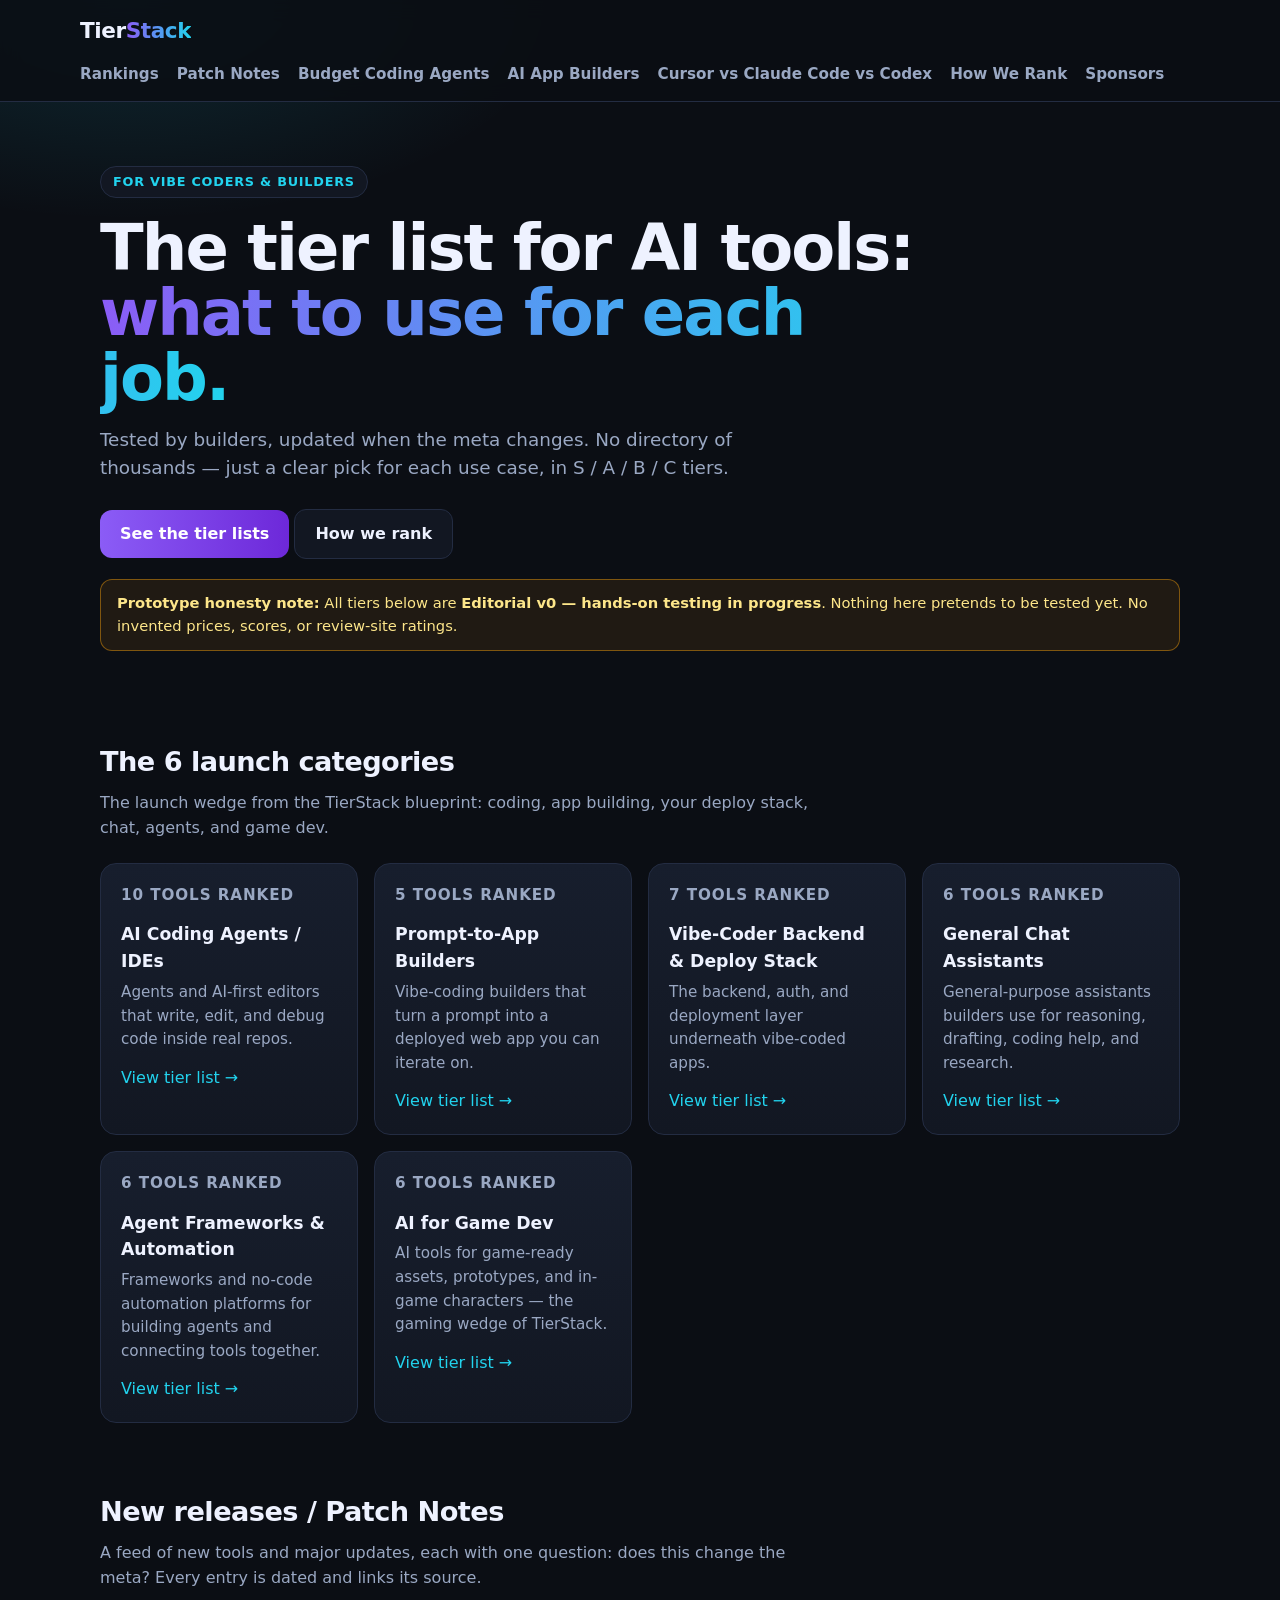
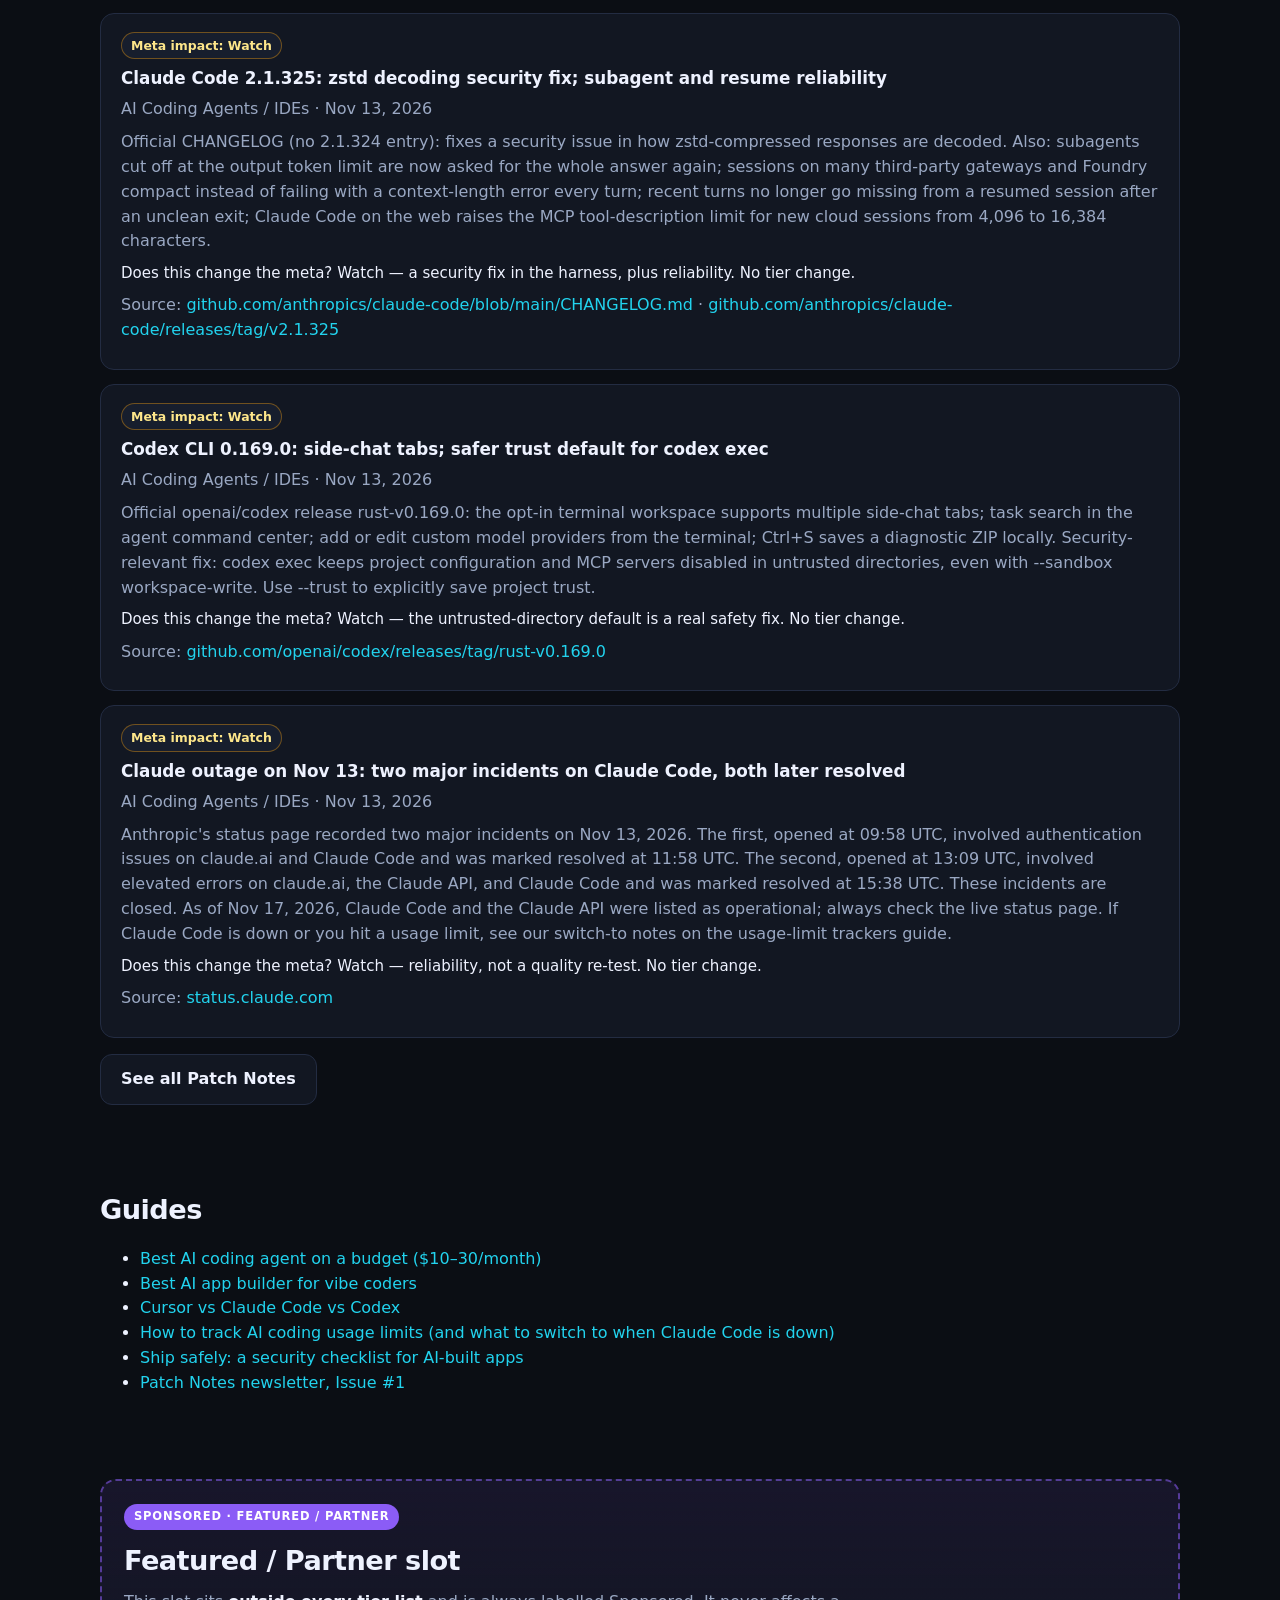
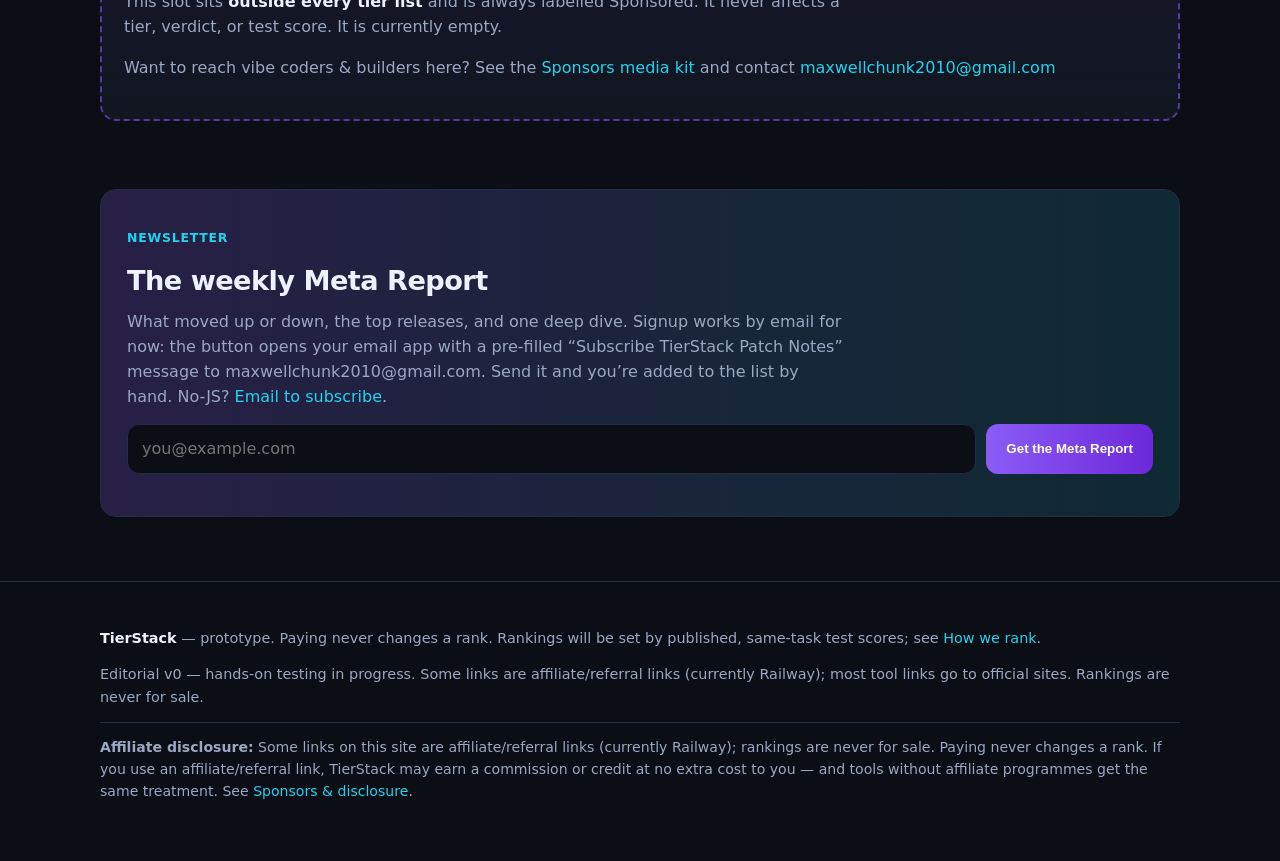
<file: index.html>
<!DOCTYPE html>
<html lang="en">
<head>
<meta charset="UTF-8">
<meta name="viewport" content="width=device-width, initial-scale=1.0">
<title>TierStack — The tier list for AI tools</title>
<meta name="description" content="The tier list for AI tools: what to use for each job, tested by builders, updated when the meta changes.">
<link rel="canonical" href="https://maxwellchunk2010-droid.github.io/tierstack/">
<meta property="og:type" content="website">
<meta property="og:title" content="TierStack — The tier list for AI tools">
<meta property="og:description" content="The tier list for AI tools: what to use for each job, tested by builders, updated when the meta changes.">
<meta property="og:url" content="https://maxwellchunk2010-droid.github.io/tierstack/">
<script type="application/ld+json">
{"@context":"https://schema.org","@type":"WebSite","name":"TierStack","url":"https://maxwellchunk2010-droid.github.io/tierstack/","description":"The tier list for AI tools: what to use for each job, tested by builders, updated when the meta changes."}
</script>
<link rel="stylesheet" href="styles.css">
</head>
<body>
<header class="site"><div class="wrap nav">
  <a class="logo" href="index.html">Tier<span>Stack</span></a>
  <nav>
    <a href="rankings.html" >Rankings</a>
    <a href="releases.html">Patch Notes</a>
    <a href="coding-agents-budget.html">Budget Coding Agents</a>
    <a href="best-ai-app-builder.html">AI App Builders</a>
    <a href="cursor-vs-claude-code-vs-codex.html">Cursor vs Claude Code vs Codex</a>
    <a href="how-we-rank.html">How We Rank</a>
    <a href="sponsors.html">Sponsors</a>
  </nav>
</div></header>

<main class="wrap">
  <section class="hero">
    <span class="eyebrow">For vibe coders &amp; builders</span>
    <h1>The tier list for AI tools: <em>what to use for each job.</em></h1>
    <p class="lead">Tested by builders, updated when the meta changes. No directory of thousands — just a clear pick for each use case, in S / A / B / C tiers.</p>
    <a class="btn primary" href="rankings.html">See the tier lists</a>
    <a class="btn ghost" href="how-we-rank.html">How we rank</a>
    <div class="notice"><strong>Prototype honesty note:</strong> All tiers below are <strong>Editorial v0 — hands-on testing in progress</strong>. Nothing here pretends to be tested yet. No invented prices, scores, or review-site ratings.</div>
  </section>

  <section id="categories">
    <h2>The 6 launch categories</h2>
    <p class="sub">The launch wedge from the TierStack blueprint: coding, app building, your deploy stack, chat, agents, and game dev.</p>
    <div class="grid" id="category-grid"></div>
  </section>

  <section id="new">
    <h2>New releases / Patch Notes</h2>
    <p class="sub">A feed of new tools and major updates, each with one question: does this change the meta? Every entry is dated and links its source.</p>
    <div class="feed" id="home-feed"></div>
    <p style="margin-top:16px"><a class="btn ghost" href="releases.html">See all Patch Notes</a></p>
  </section>

  <section id="guides">
    <h2>Guides</h2>
    <ul>
      <li><a href="coding-agents-budget.html">Best AI coding agent on a budget ($10&ndash;30/month)</a></li>
      <li><a href="best-ai-app-builder.html">Best AI app builder for vibe coders</a></li>
      <li><a href="cursor-vs-claude-code-vs-codex.html">Cursor vs Claude Code vs Codex</a></li>
      <li><a href="ai-coding-usage-limit-trackers.html">How to track AI coding usage limits (and what to switch to when Claude Code is down)</a></li>
      <li><a href="ship-safely.html">Ship safely: a security checklist for AI-built apps</a></li>
      <li><a href="newsletter/issue-1.html">Patch Notes newsletter, Issue #1</a></li>
    </ul>
  </section>

  <section id="featured-partner" aria-label="Featured partner">
    <div class="sponsor-slot">
      <span class="sponsor-label">Sponsored &middot; Featured / Partner</span>
      <h2>Featured / Partner slot</h2>
      <p class="sub" style="margin-bottom:12px">This slot sits <strong style="color:var(--text)">outside every tier list</strong> and is always labelled Sponsored. It never affects a tier, verdict, or test score. It is currently empty.</p>
      <p style="color:var(--muted)">Want to reach vibe coders &amp; builders here? See the <a href="sponsors.html">Sponsors media kit</a> and contact <a href="mailto:maxwellchunk2010@gmail.com">maxwellchunk2010@gmail.com</a></p>
    </div>
  </section>
  <section>
    <div class="newsletter">
      <p class="kicker">Newsletter</p>
      <h2>The weekly Meta Report</h2>
      <p class="sub" style="margin-bottom:0">What moved up or down, the top releases, and one deep dive. Signup works by email for now: the button opens your email app with a pre-filled &ldquo;Subscribe TierStack Patch Notes&rdquo; message to maxwellchunk2010@gmail.com. Send it and you&rsquo;re added to the list by hand. No-JS? <a href="mailto:maxwellchunk2010@gmail.com?subject=Subscribe%20TierStack%20Patch%20Notes">Email to subscribe</a>.</p>
      <form class="newsletter-form" action="mailto:maxwellchunk2010@gmail.com?subject=Subscribe%20TierStack%20Patch%20Notes" method="get">
        <input type="email" placeholder="you@example.com" aria-label="Email address" name="email" required>
        <button class="btn primary" type="submit">Get the Meta Report</button>
        <p class="form-msg" style="width:100%;color:var(--muted);margin:6px 0 0"></p>
      </form>
    </div>
  </section>
</main>

<footer class="site"><div class="wrap">
  <p><strong style="color:var(--text)">TierStack</strong> — prototype. Paying never changes a rank. Rankings will be set by published, same-task test scores; see <a href="how-we-rank.html">How we rank</a>.</p>
  <p>Editorial v0 — hands-on testing in progress. Some links are affiliate/referral links (currently Railway); most tool links go to official sites. Rankings are never for sale.</p>
  <p class="disclosure"><strong>Affiliate disclosure:</strong> Some links on this site are affiliate/referral links (currently Railway); rankings are never for sale. Paying never changes a rank. If you use an affiliate/referral link, TierStack may earn a commission or credit at no extra cost to you &mdash; and tools without affiliate programmes get the same treatment. See <a href="sponsors.html">Sponsors &amp; disclosure</a>.</p>
</div></footer>
<script src="data.js"></script>
<script src="app.js"></script>
</body>
</html>
</file>
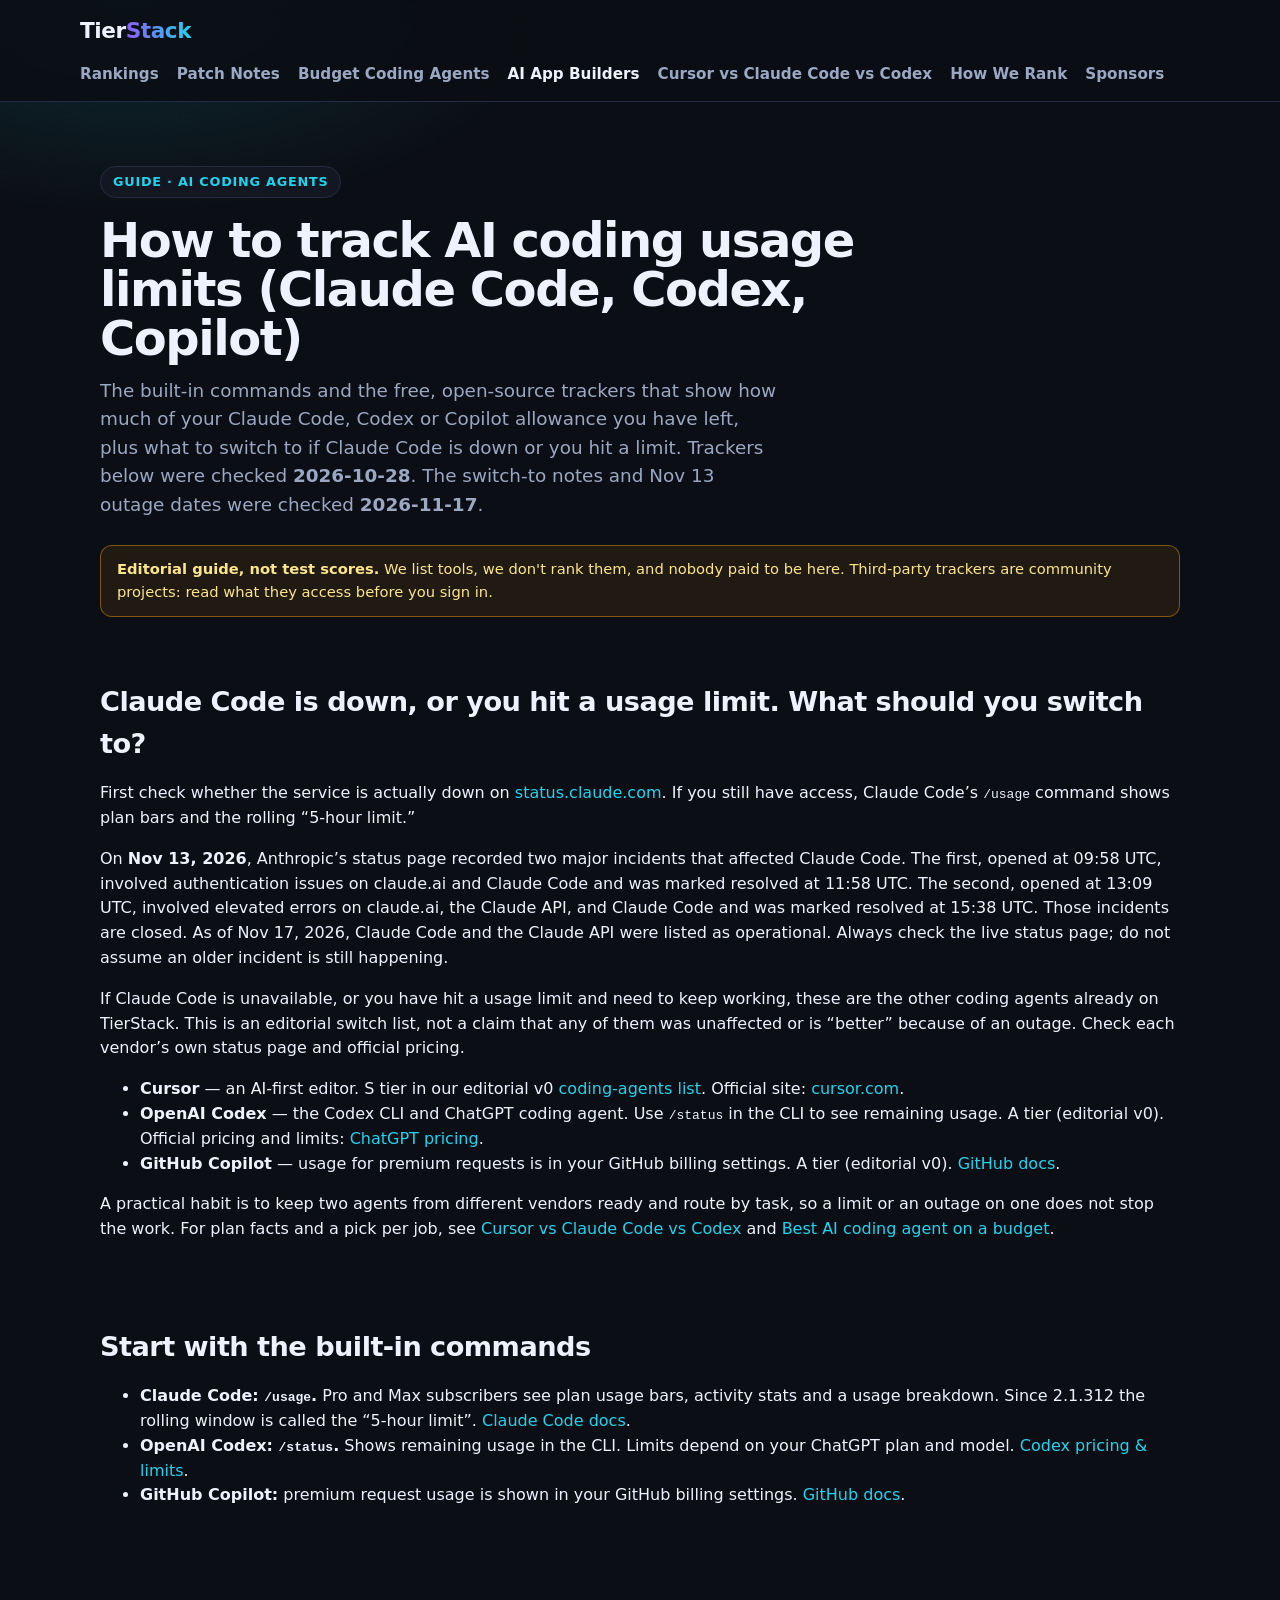
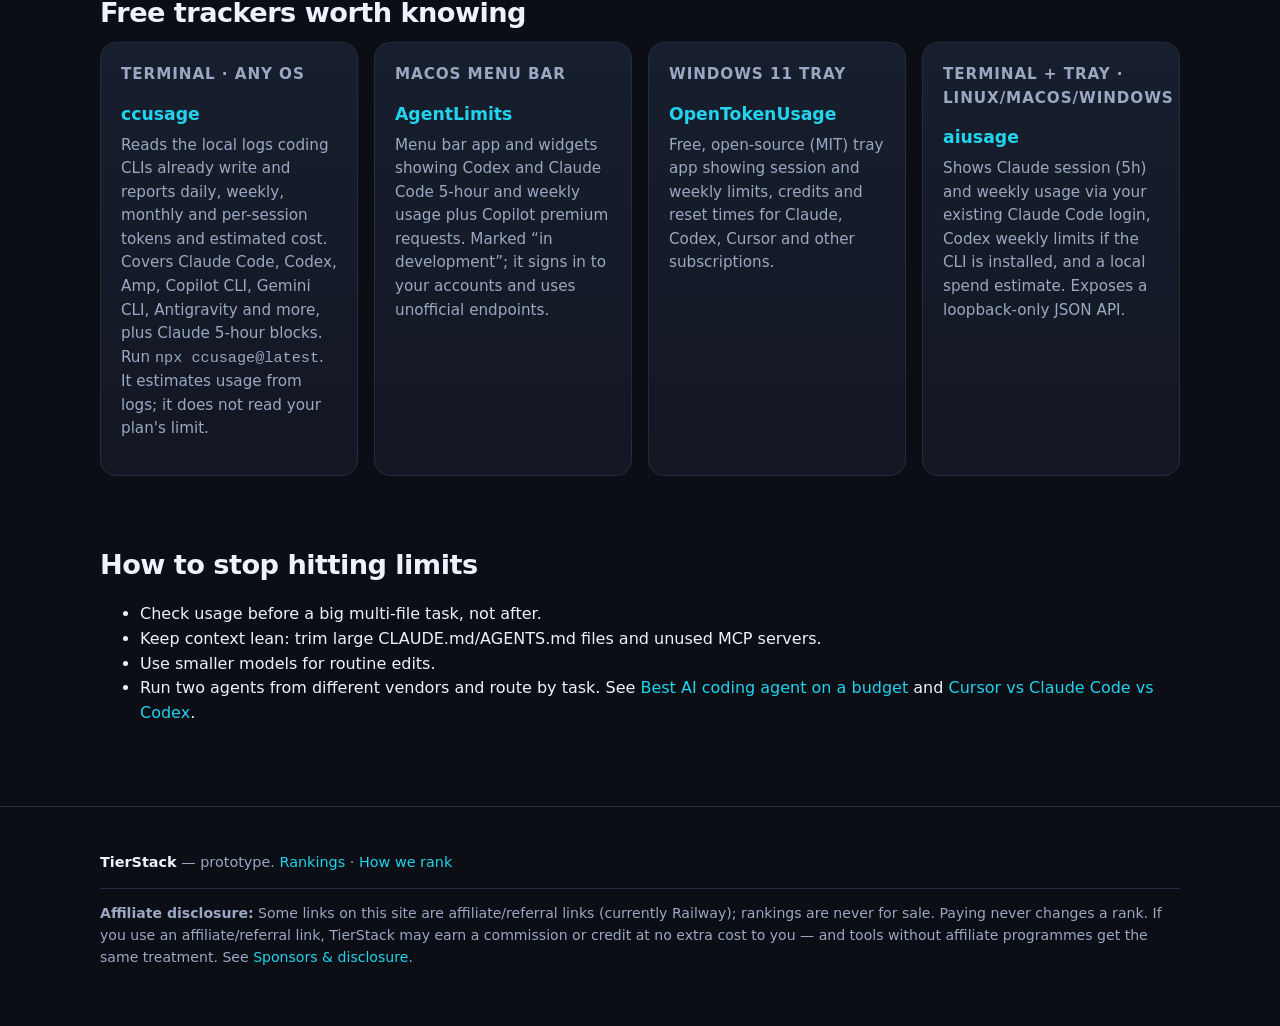
<file: ai-coding-usage-limit-trackers.html>
<!DOCTYPE html>
<html lang="en">
<head>
<meta charset="UTF-8">
<meta name="viewport" content="width=device-width, initial-scale=1.0">
<title>How to Track AI Coding Usage Limits, and What to Switch to When Claude Code Is Down — TierStack</title>
<meta name="description" content="Built-in commands and free open-source trackers for Claude Code, Codex and Copilot usage limits, plus what to switch to if Claude Code is down or you hit a limit.">
<link rel="canonical" href="https://maxwellchunk2010-droid.github.io/tierstack/ai-coding-usage-limit-trackers.html">
<meta property="og:type" content="article">
<meta property="og:site_name" content="TierStack">
<meta property="og:title" content="How to Track AI Coding Usage Limits, and What to Switch to When Claude Code Is Down — TierStack">
<meta property="og:description" content="Built-in commands and free open-source trackers for Claude Code, Codex and Copilot usage limits, plus what to switch to if Claude Code is down or you hit a limit.">
<meta property="og:url" content="https://maxwellchunk2010-droid.github.io/tierstack/ai-coding-usage-limit-trackers.html">
<link rel="stylesheet" href="styles.css">
</head>
<body>
<header class="site"><div class="wrap nav">
  <a class="logo" href="index.html">Tier<span>Stack</span></a>
  <nav>
    <a href="rankings.html">Rankings</a>
    <a href="releases.html">Patch Notes</a>
    <a href="coding-agents-budget.html">Budget Coding Agents</a>
    <a href="best-ai-app-builder.html" class="active">AI App Builders</a>
    <a href="cursor-vs-claude-code-vs-codex.html">Cursor vs Claude Code vs Codex</a>
    <a href="how-we-rank.html">How We Rank</a>
    <a href="sponsors.html">Sponsors</a>
  </nav>
</div></header>

<main class="wrap">
  <section class="hero" style="padding-bottom:10px">
    <span class="eyebrow">Guide &middot; AI Coding Agents</span>
    <h1 style="font-size:clamp(2rem,4.5vw,3rem)">How to track AI coding usage limits (Claude Code, Codex, Copilot)</h1>
    <p class="lead">The built-in commands and the free, open-source trackers that show how much of your Claude Code, Codex or Copilot allowance you have left, plus what to switch to if Claude Code is down or you hit a limit. Trackers below were checked <strong>2026-10-28</strong>. The switch-to notes and Nov 13 outage dates were checked <strong>2026-11-17</strong>.</p>
    <div class="notice"><strong>Editorial guide, not test scores.</strong> We list tools, we don't rank them, and nobody paid to be here. Third-party trackers are community projects: read what they access before you sign in.</div>
  </section>

  <section>
    <h2 id="switch-to">Claude Code is down, or you hit a usage limit. What should you switch to?</h2>
    <p>First check whether the service is actually down on <a href="https://status.claude.com" target="_blank" rel="noopener">status.claude.com</a>. If you still have access, Claude Code&rsquo;s <code>/usage</code> command shows plan bars and the rolling &ldquo;5-hour limit.&rdquo;</p>
    <p>On <strong>Nov 13, 2026</strong>, Anthropic&rsquo;s status page recorded two major incidents that affected Claude Code. The first, opened at 09:58 UTC, involved authentication issues on claude.ai and Claude Code and was marked resolved at 11:58 UTC. The second, opened at 13:09 UTC, involved elevated errors on claude.ai, the Claude API, and Claude Code and was marked resolved at 15:38 UTC. Those incidents are closed. As of Nov 17, 2026, Claude Code and the Claude API were listed as operational. Always check the live status page; do not assume an older incident is still happening.</p>
    <p>If Claude Code is unavailable, or you have hit a usage limit and need to keep working, these are the other coding agents already on TierStack. This is an editorial switch list, not a claim that any of them was unaffected or is &ldquo;better&rdquo; because of an outage. Check each vendor&rsquo;s own status page and official pricing.</p>
    <ul>
      <li><strong>Cursor</strong> &mdash; an AI-first editor. S tier in our editorial v0 <a href="rankings.html?cat=coding-agents">coding-agents list</a>. Official site: <a href="https://cursor.com" target="_blank" rel="noopener">cursor.com</a>.</li>
      <li><strong>OpenAI Codex</strong> &mdash; the Codex CLI and ChatGPT coding agent. Use <code>/status</code> in the CLI to see remaining usage. A tier (editorial v0). Official pricing and limits: <a href="https://learn.chatgpt.com/docs/pricing" target="_blank" rel="noopener">ChatGPT pricing</a>.</li>
      <li><strong>GitHub Copilot</strong> &mdash; usage for premium requests is in your GitHub billing settings. A tier (editorial v0). <a href="https://docs.github.com/en/copilot/concepts/billing/copilot-requests" target="_blank" rel="noopener">GitHub docs</a>.</li>
    </ul>
    <p>A practical habit is to keep two agents from different vendors ready and route by task, so a limit or an outage on one does not stop the work. For plan facts and a pick per job, see <a href="cursor-vs-claude-code-vs-codex.html">Cursor vs Claude Code vs Codex</a> and <a href="coding-agents-budget.html">Best AI coding agent on a budget</a>.</p>
  </section>

  <section>
    <h2>Start with the built-in commands</h2>
    <ul>
      <li><strong>Claude Code: <code>/usage</code>.</strong> Pro and Max subscribers see plan usage bars, activity stats and a usage breakdown. Since 2.1.312 the rolling window is called the &ldquo;5-hour limit&rdquo;. <a href="https://code.claude.com/docs/en/costs" target="_blank" rel="noopener">Claude Code docs</a>.</li>
      <li><strong>OpenAI Codex: <code>/status</code>.</strong> Shows remaining usage in the CLI. Limits depend on your ChatGPT plan and model. <a href="https://learn.chatgpt.com/docs/pricing" target="_blank" rel="noopener">Codex pricing &amp; limits</a>.</li>
      <li><strong>GitHub Copilot:</strong> premium request usage is shown in your GitHub billing settings. <a href="https://docs.github.com/en/copilot/concepts/billing/copilot-requests" target="_blank" rel="noopener">GitHub docs</a>.</li>
    </ul>
  </section>

  <section>
    <h2>Free trackers worth knowing</h2>
    <div class="grid">
      <article class="card"><p class="kicker">Terminal &middot; any OS</p><h3><a href="https://github.com/ccusage/ccusage" target="_blank" rel="noopener">ccusage</a></h3><p>Reads the local logs coding CLIs already write and reports daily, weekly, monthly and per-session tokens and estimated cost. Covers Claude Code, Codex, Amp, Copilot CLI, Gemini CLI, Antigravity and more, plus Claude 5-hour blocks. Run <code>npx ccusage@latest</code>. It estimates usage from logs; it does not read your plan's limit.</p></article>
      <article class="card"><p class="kicker">macOS menu bar</p><h3><a href="https://github.com/Nihondo/AgentLimits" target="_blank" rel="noopener">AgentLimits</a></h3><p>Menu bar app and widgets showing Codex and Claude Code 5-hour and weekly usage plus Copilot premium requests. Marked &ldquo;in development&rdquo;; it signs in to your accounts and uses unofficial endpoints.</p></article>
      <article class="card"><p class="kicker">Windows 11 tray</p><h3><a href="https://opentokenusage.app/" target="_blank" rel="noopener">OpenTokenUsage</a></h3><p>Free, open-source (MIT) tray app showing session and weekly limits, credits and reset times for Claude, Codex, Cursor and other subscriptions.</p></article>
      <article class="card"><p class="kicker">Terminal + tray &middot; Linux/macOS/Windows</p><h3><a href="https://github.com/ahsanhabibakik/aiusage" target="_blank" rel="noopener">aiusage</a></h3><p>Shows Claude session (5h) and weekly usage via your existing Claude Code login, Codex weekly limits if the CLI is installed, and a local spend estimate. Exposes a loopback-only JSON API.</p></article>
    </div>
  </section>

  <section>
    <h2>How to stop hitting limits</h2>
    <ul>
      <li>Check usage before a big multi-file task, not after.</li>
      <li>Keep context lean: trim large CLAUDE.md/AGENTS.md files and unused MCP servers.</li>
      <li>Use smaller models for routine edits.</li>
      <li>Run two agents from different vendors and route by task. See <a href="coding-agents-budget.html">Best AI coding agent on a budget</a> and <a href="cursor-vs-claude-code-vs-codex.html">Cursor vs Claude Code vs Codex</a>.</li>
    </ul>
  </section>

</main>

<footer class="site"><div class="wrap">
  <p><strong style="color:var(--text)">TierStack</strong> — prototype. <a href="rankings.html">Rankings</a> &middot; <a href="how-we-rank.html">How we rank</a></p>
  <p class="disclosure"><strong>Affiliate disclosure:</strong> Some links on this site are affiliate/referral links (currently Railway); rankings are never for sale. Paying never changes a rank. If you use an affiliate/referral link, TierStack may earn a commission or credit at no extra cost to you &mdash; and tools without affiliate programmes get the same treatment. See <a href="sponsors.html">Sponsors &amp; disclosure</a>.</p>
</div></footer>
<script src="data.js"></script>
<script src="app.js"></script>
</body>
</html>
</file>
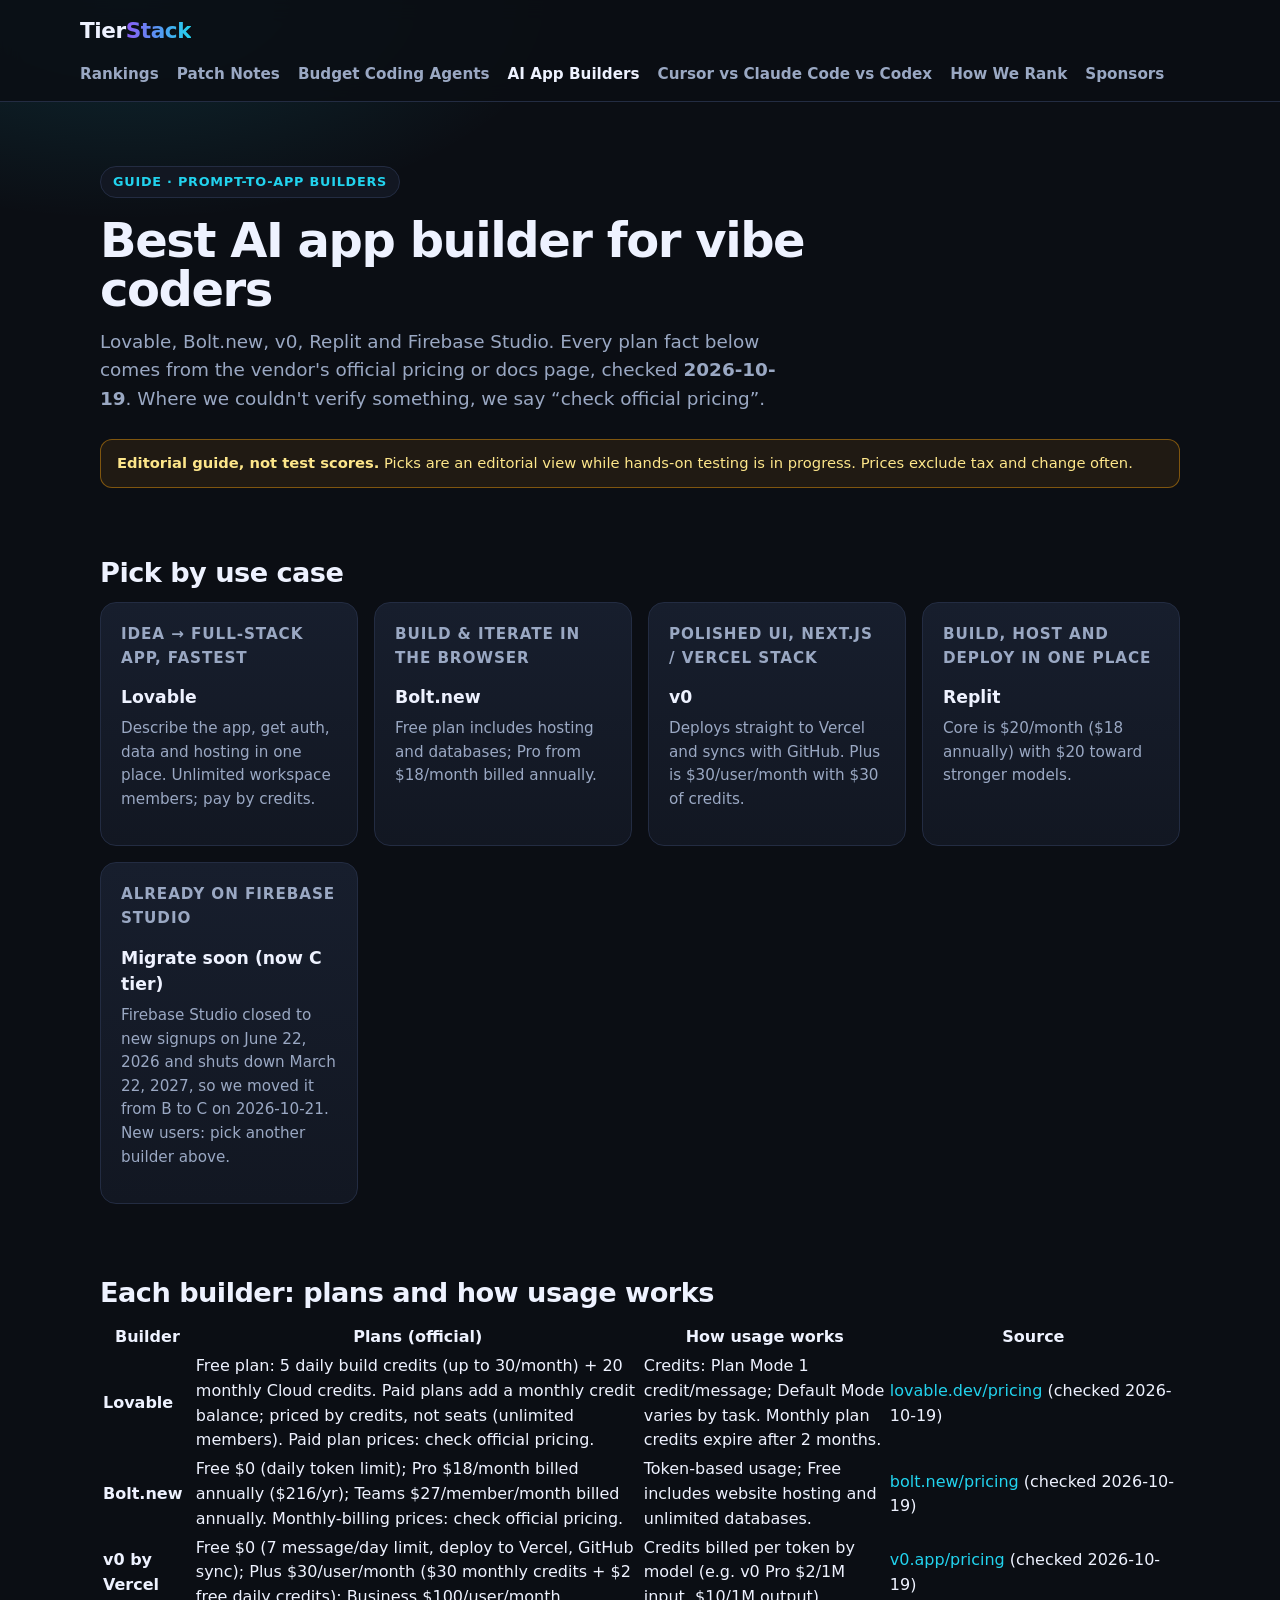
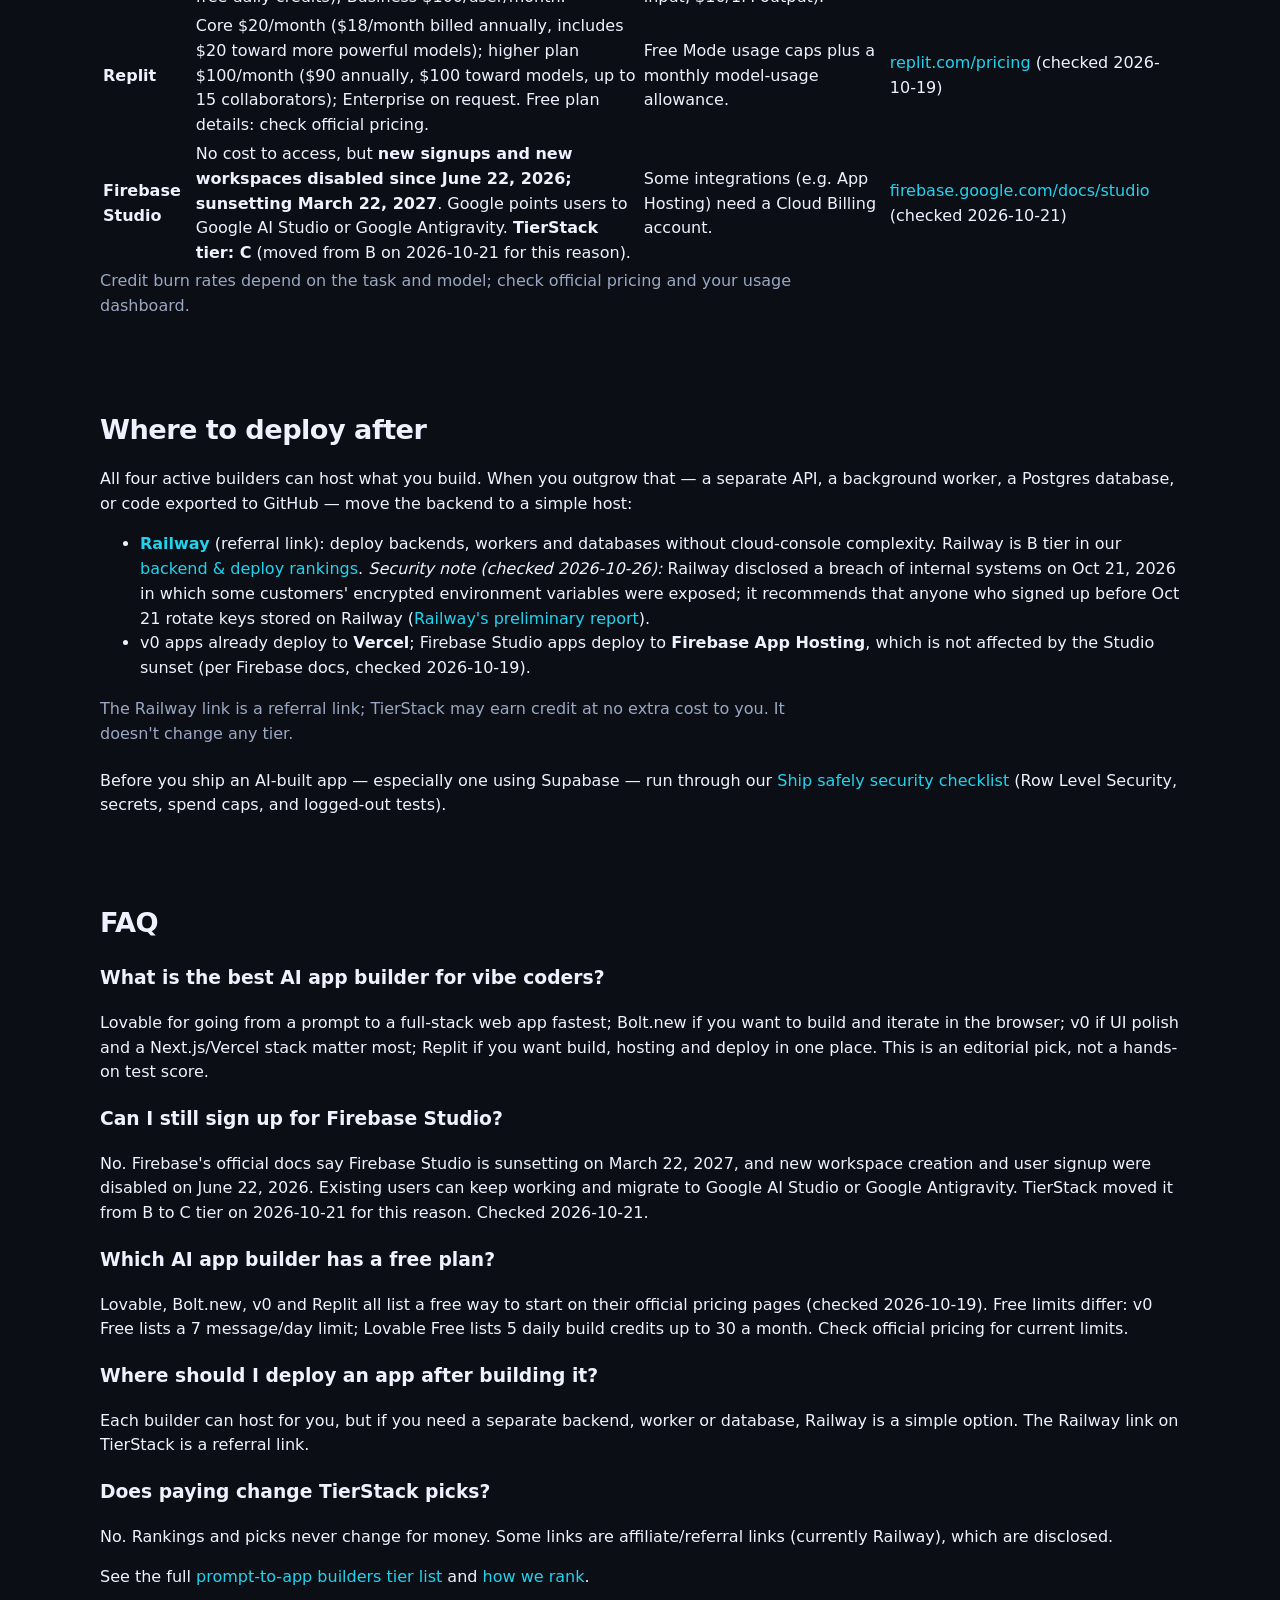
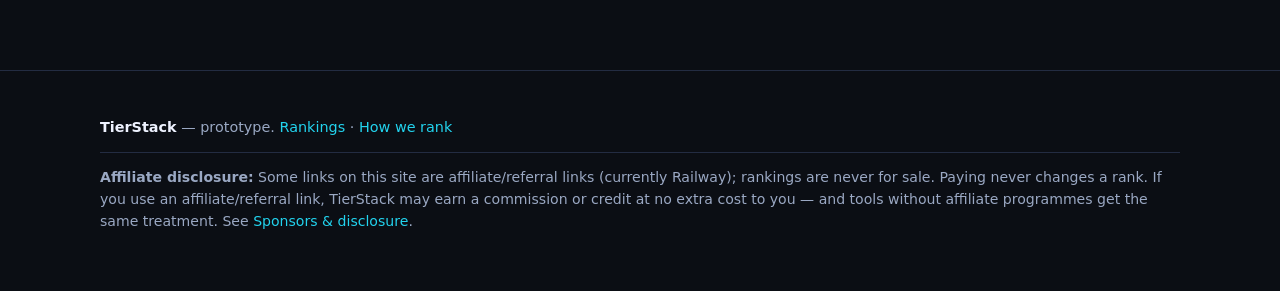
<file: best-ai-app-builder.html>
<!DOCTYPE html>
<html lang="en">
<head>
<meta charset="UTF-8">
<meta name="viewport" content="width=device-width, initial-scale=1.0">
<title>Best AI App Builder for Vibe Coders: Lovable vs Bolt.new vs v0 vs Replit vs Firebase Studio — TierStack</title>
<meta name="description" content="Lovable, Bolt.new, v0, Replit and Firebase Studio compared for vibe coders: plans from official pricing pages (checked 2026-10-19), a pick per use case, and where to deploy after.">
<link rel="canonical" href="https://maxwellchunk2010-droid.github.io/tierstack/best-ai-app-builder.html">
<meta property="og:type" content="article">
<meta property="og:site_name" content="TierStack">
<meta property="og:title" content="Best AI app builder for vibe coders">
<meta property="og:description" content="Lovable, Bolt.new, v0, Replit and Firebase Studio: official plan facts, a pick per use case, and where to deploy after.">
<meta property="og:url" content="https://maxwellchunk2010-droid.github.io/tierstack/best-ai-app-builder.html">
<script type="application/ld+json">
{"@context": "https://schema.org", "@graph": [{"@type": "Article", "headline": "Best AI app builder for vibe coders", "description": "Lovable, Bolt.new, v0, Replit and Firebase Studio compared: plans from official pricing pages checked 2026-10-19, a pick per use case, and where to deploy after.", "datePublished": "2026-10-19", "dateModified": "2026-10-26", "author": {"@type": "Organization", "name": "TierStack"}, "publisher": {"@type": "Organization", "name": "TierStack", "url": "https://maxwellchunk2010-droid.github.io/tierstack/"}, "mainEntityOfPage": "https://maxwellchunk2010-droid.github.io/tierstack/best-ai-app-builder.html"}, {"@type": "FAQPage", "mainEntity": [{"@type": "Question", "name": "What is the best AI app builder for vibe coders?", "acceptedAnswer": {"@type": "Answer", "text": "Lovable for going from a prompt to a full-stack web app fastest; Bolt.new if you want to build and iterate in the browser; v0 if UI polish and a Next.js/Vercel stack matter most; Replit if you want build, hosting and deploy in one place. This is an editorial pick, not a hands-on test score."}}, {"@type": "Question", "name": "Can I still sign up for Firebase Studio?", "acceptedAnswer": {"@type": "Answer", "text": "No. Firebase's official docs say Firebase Studio is sunsetting on March 22, 2027, and new workspace creation and user signup were disabled on June 22, 2026. Existing users can keep working and migrate to Google AI Studio or Google Antigravity. TierStack moved it from B to C tier on 2026-10-21 for this reason. Checked 2026-10-21."}}, {"@type": "Question", "name": "Which AI app builder has a free plan?", "acceptedAnswer": {"@type": "Answer", "text": "Lovable, Bolt.new, v0 and Replit all list a free way to start on their official pricing pages (checked 2026-10-19). Free limits differ: v0 Free lists a 7 message/day limit; Lovable Free lists 5 daily build credits up to 30 a month. Check official pricing for current limits."}}, {"@type": "Question", "name": "Where should I deploy an app after building it?", "acceptedAnswer": {"@type": "Answer", "text": "Each builder can host for you, but if you need a separate backend, worker or database, Railway is a simple option. The Railway link on TierStack is a referral link."}}, {"@type": "Question", "name": "Does paying change TierStack picks?", "acceptedAnswer": {"@type": "Answer", "text": "No. Rankings and picks never change for money. Some links are affiliate/referral links (currently Railway), which are disclosed."}}]}]}
</script>
<link rel="stylesheet" href="styles.css">
</head>
<body>
<header class="site"><div class="wrap nav">
  <a class="logo" href="index.html">Tier<span>Stack</span></a>
  <nav>
    <a href="rankings.html">Rankings</a>
    <a href="releases.html">Patch Notes</a>
    <a href="coding-agents-budget.html">Budget Coding Agents</a>
    <a href="best-ai-app-builder.html" class="active">AI App Builders</a>
    <a href="cursor-vs-claude-code-vs-codex.html">Cursor vs Claude Code vs Codex</a>
    <a href="how-we-rank.html">How We Rank</a>
    <a href="sponsors.html">Sponsors</a>
  </nav>
</div></header>

<main class="wrap">
  <section class="hero" style="padding-bottom:10px">
    <span class="eyebrow">Guide &middot; Prompt-to-App Builders</span>
    <h1 style="font-size:clamp(2rem,4.5vw,3rem)">Best AI app builder for vibe coders</h1>
    <p class="lead">Lovable, Bolt.new, v0, Replit and Firebase Studio. Every plan fact below comes from the vendor's official pricing or docs page, checked <strong>2026-10-19</strong>. Where we couldn't verify something, we say &ldquo;check official pricing&rdquo;.</p>
    <div class="notice"><strong>Editorial guide, not test scores.</strong> Picks are an editorial view while hands-on testing is in progress. Prices exclude tax and change often.</div>
  </section>

  <section>
    <h2>Pick by use case</h2>
    <div class="grid">
      <article class="card"><p class="kicker">Idea &rarr; full-stack app, fastest</p><h3>Lovable</h3><p>Describe the app, get auth, data and hosting in one place. Unlimited workspace members; pay by credits.</p></article>
      <article class="card"><p class="kicker">Build &amp; iterate in the browser</p><h3>Bolt.new</h3><p>Free plan includes hosting and databases; Pro from $18/month billed annually.</p></article>
      <article class="card"><p class="kicker">Polished UI, Next.js / Vercel stack</p><h3>v0</h3><p>Deploys straight to Vercel and syncs with GitHub. Plus is $30/user/month with $30 of credits.</p></article>
      <article class="card"><p class="kicker">Build, host and deploy in one place</p><h3>Replit</h3><p>Core is $20/month ($18 annually) with $20 toward stronger models.</p></article>
      <article class="card"><p class="kicker">Already on Firebase Studio</p><h3>Migrate soon (now C tier)</h3><p>Firebase Studio closed to new signups on June 22, 2026 and shuts down March 22, 2027, so we moved it from B to C on 2026-10-21. New users: pick another builder above.</p></article>
    </div>
  </section>

  <section>
    <h2>Each builder: plans and how usage works</h2>
    <div class="table-wrap"><table>
      <thead><tr><th>Builder</th><th>Plans (official)</th><th>How usage works</th><th>Source</th></tr></thead>
      <tbody>
<tr><td><strong>Lovable</strong></td><td>Free plan: 5 daily build credits (up to 30/month) + 20 monthly Cloud credits. Paid plans add a monthly credit balance; priced by credits, not seats (unlimited members). Paid plan prices: check official pricing.</td><td>Credits: Plan Mode 1 credit/message; Default Mode varies by task. Monthly plan credits expire after 2 months.</td><td><a href="https://lovable.dev/pricing" target="_blank" rel="noopener">lovable.dev/pricing</a> (checked 2026-10-19)</td></tr>
<tr><td><strong>Bolt.new</strong></td><td>Free $0 (daily token limit); Pro $18/month billed annually ($216/yr); Teams $27/member/month billed annually. Monthly-billing prices: check official pricing.</td><td>Token-based usage; Free includes website hosting and unlimited databases.</td><td><a href="https://bolt.new/pricing" target="_blank" rel="noopener">bolt.new/pricing</a> (checked 2026-10-19)</td></tr>
<tr><td><strong>v0 by Vercel</strong></td><td>Free $0 (7 message/day limit, deploy to Vercel, GitHub sync); Plus $30/user/month ($30 monthly credits + $2 free daily credits); Business $100/user/month.</td><td>Credits billed per token by model (e.g. v0 Pro $2/1M input, $10/1M output).</td><td><a href="https://v0.app/pricing" target="_blank" rel="noopener">v0.app/pricing</a> (checked 2026-10-19)</td></tr>
<tr><td><strong>Replit</strong></td><td>Core $20/month ($18/month billed annually, includes $20 toward more powerful models); higher plan $100/month ($90 annually, $100 toward models, up to 15 collaborators); Enterprise on request. Free plan details: check official pricing.</td><td>Free Mode usage caps plus a monthly model-usage allowance.</td><td><a href="https://replit.com/pricing" target="_blank" rel="noopener">replit.com/pricing</a> (checked 2026-10-19)</td></tr>
<tr><td><strong>Firebase Studio</strong></td><td>No cost to access, but <strong>new signups and new workspaces disabled since June 22, 2026; sunsetting March 22, 2027</strong>. Google points users to Google AI Studio or Google Antigravity. <strong>TierStack tier: C</strong> (moved from B on 2026-10-21 for this reason).</td><td>Some integrations (e.g. App Hosting) need a Cloud Billing account.</td><td><a href="https://firebase.google.com/docs/studio" target="_blank" rel="noopener">firebase.google.com/docs/studio</a> (checked 2026-10-21)</td></tr>
      </tbody>
    </table></div>
    <p class="sub">Credit burn rates depend on the task and model; check official pricing and your usage dashboard.</p>
  </section>

  <section>
    <h2>Where to deploy after</h2>
    <p>All four active builders can host what you build. When you outgrow that &mdash; a separate API, a background worker, a Postgres database, or code exported to GitHub &mdash; move the backend to a simple host:</p>
    <ul>
      <li><strong><a data-tool-link="Railway" href="https://railway.com" target="_blank" rel="noopener sponsored">Railway</a></strong> (referral link): deploy backends, workers and databases without cloud-console complexity. Railway is B tier in our <a href="rankings.html?cat=backend-deploy">backend &amp; deploy rankings</a>. <em>Security note (checked 2026-10-26):</em> Railway disclosed a breach of internal systems on Oct 21, 2026 in which some customers' encrypted environment variables were exposed; it recommends that anyone who signed up before Oct 21 rotate keys stored on Railway (<a href="https://blog.railway.com/p/preliminary-report-october-security-incident" target="_blank" rel="noopener">Railway's preliminary report</a>).</li>
      <li>v0 apps already deploy to <strong>Vercel</strong>; Firebase Studio apps deploy to <strong>Firebase App Hosting</strong>, which is not affected by the Studio sunset (per Firebase docs, checked 2026-10-19).</li>
    </ul>
    <p class="sub">The Railway link is a referral link; TierStack may earn credit at no extra cost to you. It doesn't change any tier.</p>
    <p>Before you ship an AI-built app &mdash; especially one using Supabase &mdash; run through our <a href="ship-safely.html">Ship safely security checklist</a> (Row Level Security, secrets, spend caps, and logged-out tests).</p>
  </section>

  <section>
    <h2>FAQ</h2>
    <h3>What is the best AI app builder for vibe coders?</h3><p>Lovable for going from a prompt to a full-stack web app fastest; Bolt.new if you want to build and iterate in the browser; v0 if UI polish and a Next.js/Vercel stack matter most; Replit if you want build, hosting and deploy in one place. This is an editorial pick, not a hands-on test score.</p>
    <h3>Can I still sign up for Firebase Studio?</h3><p>No. Firebase's official docs say Firebase Studio is sunsetting on March 22, 2027, and new workspace creation and user signup were disabled on June 22, 2026. Existing users can keep working and migrate to Google AI Studio or Google Antigravity. TierStack moved it from B to C tier on 2026-10-21 for this reason. Checked 2026-10-21.</p>
    <h3>Which AI app builder has a free plan?</h3><p>Lovable, Bolt.new, v0 and Replit all list a free way to start on their official pricing pages (checked 2026-10-19). Free limits differ: v0 Free lists a 7 message/day limit; Lovable Free lists 5 daily build credits up to 30 a month. Check official pricing for current limits.</p>
    <h3>Where should I deploy an app after building it?</h3><p>Each builder can host for you, but if you need a separate backend, worker or database, Railway is a simple option. The Railway link on TierStack is a referral link.</p>
    <h3>Does paying change TierStack picks?</h3><p>No. Rankings and picks never change for money. Some links are affiliate/referral links (currently Railway), which are disclosed.</p>
    <p>See the full <a href="rankings.html?cat=app-builders">prompt-to-app builders tier list</a> and <a href="how-we-rank.html">how we rank</a>.</p>
  </section>
</main>

<footer class="site"><div class="wrap">
  <p><strong style="color:var(--text)">TierStack</strong> — prototype. <a href="rankings.html">Rankings</a> &middot; <a href="how-we-rank.html">How we rank</a></p>
  <p class="disclosure"><strong>Affiliate disclosure:</strong> Some links on this site are affiliate/referral links (currently Railway); rankings are never for sale. Paying never changes a rank. If you use an affiliate/referral link, TierStack may earn a commission or credit at no extra cost to you &mdash; and tools without affiliate programmes get the same treatment. See <a href="sponsors.html">Sponsors &amp; disclosure</a>.</p>
</div></footer>
<script src="data.js"></script>
<script src="app.js"></script>
</body>
</html>
</file>
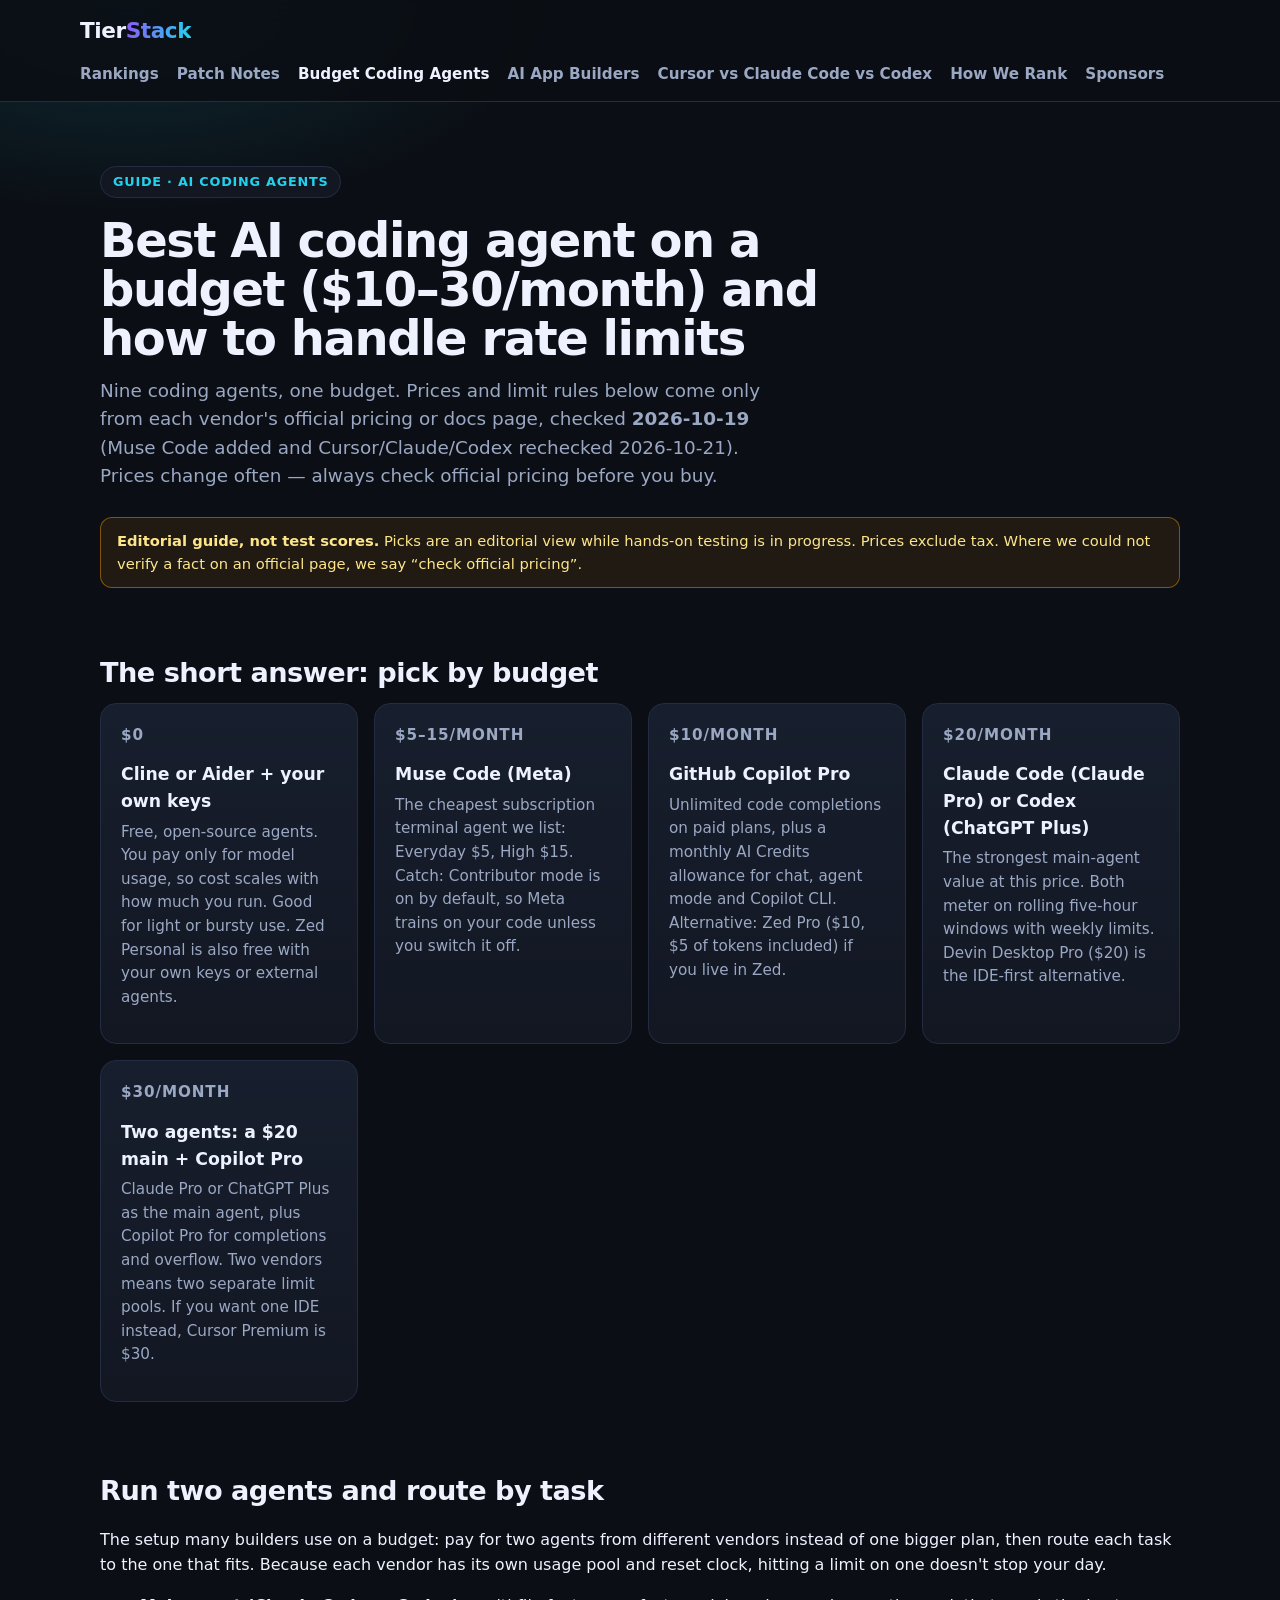
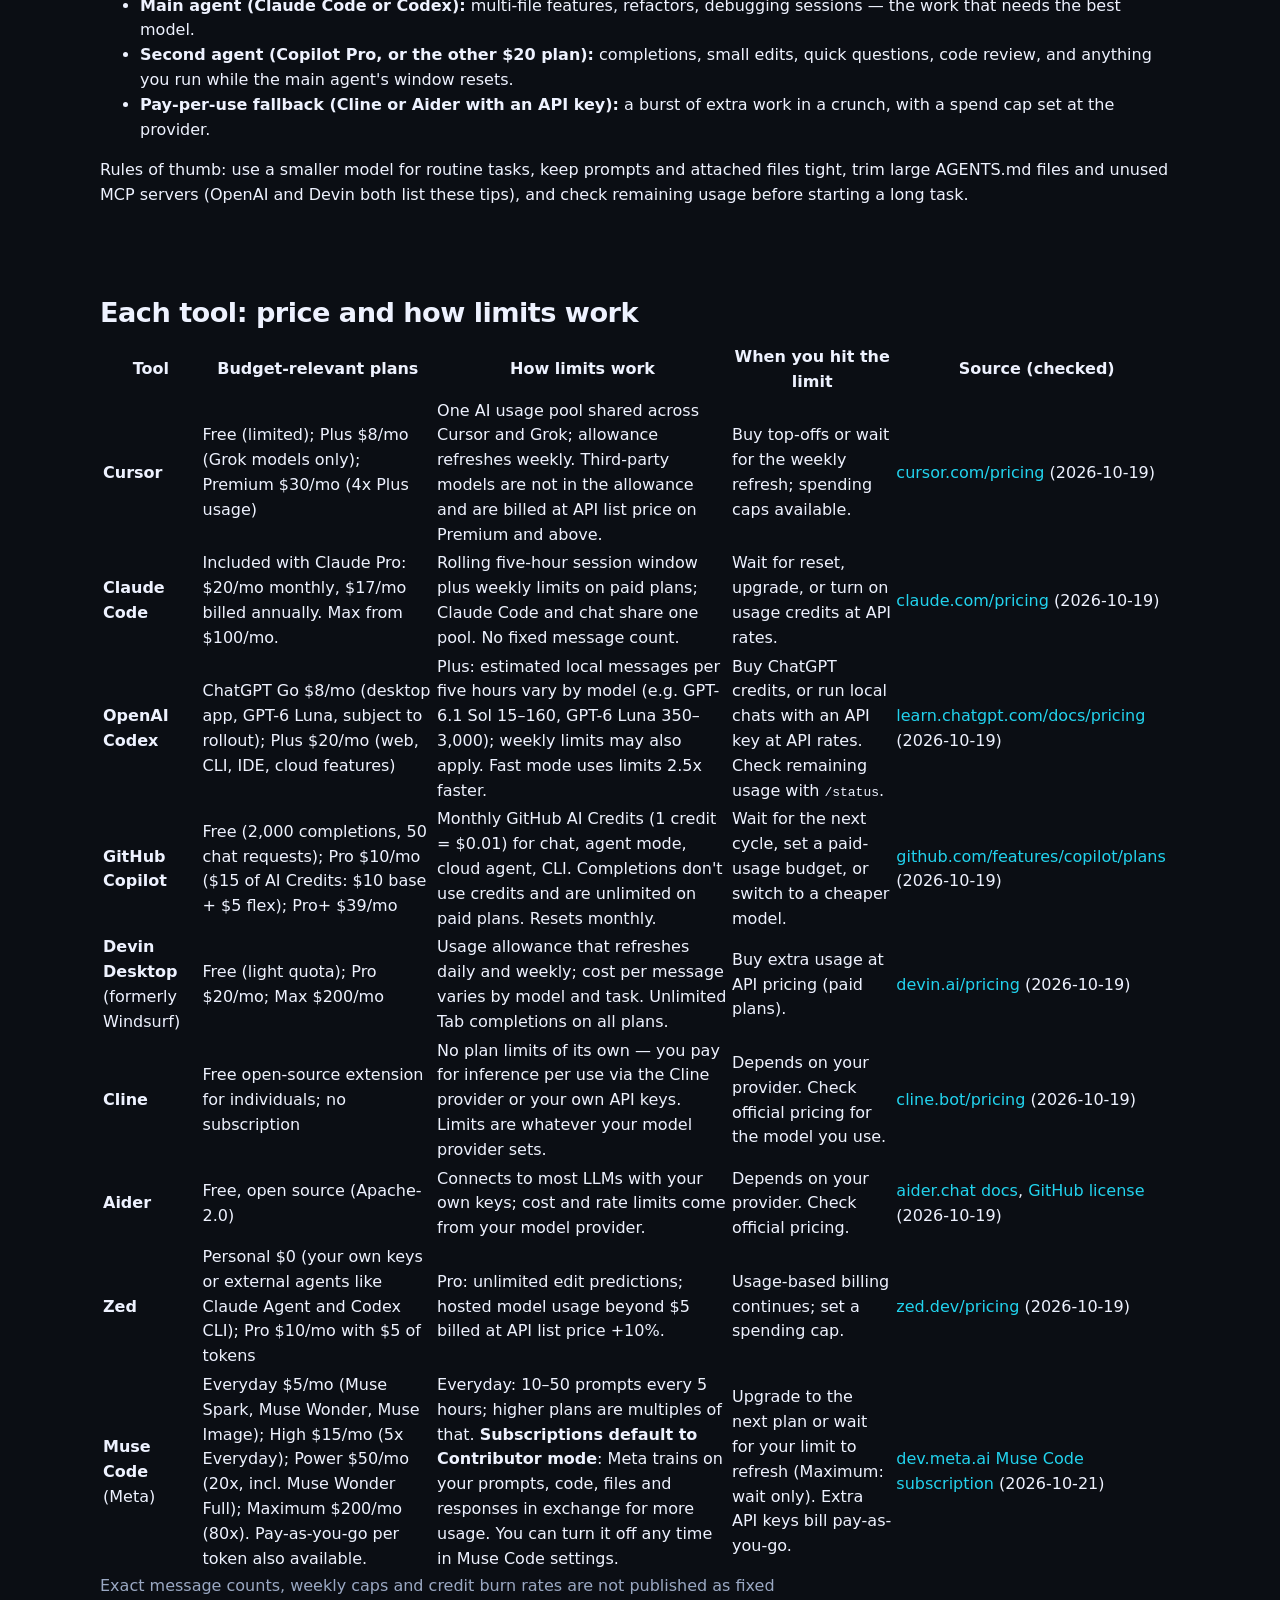
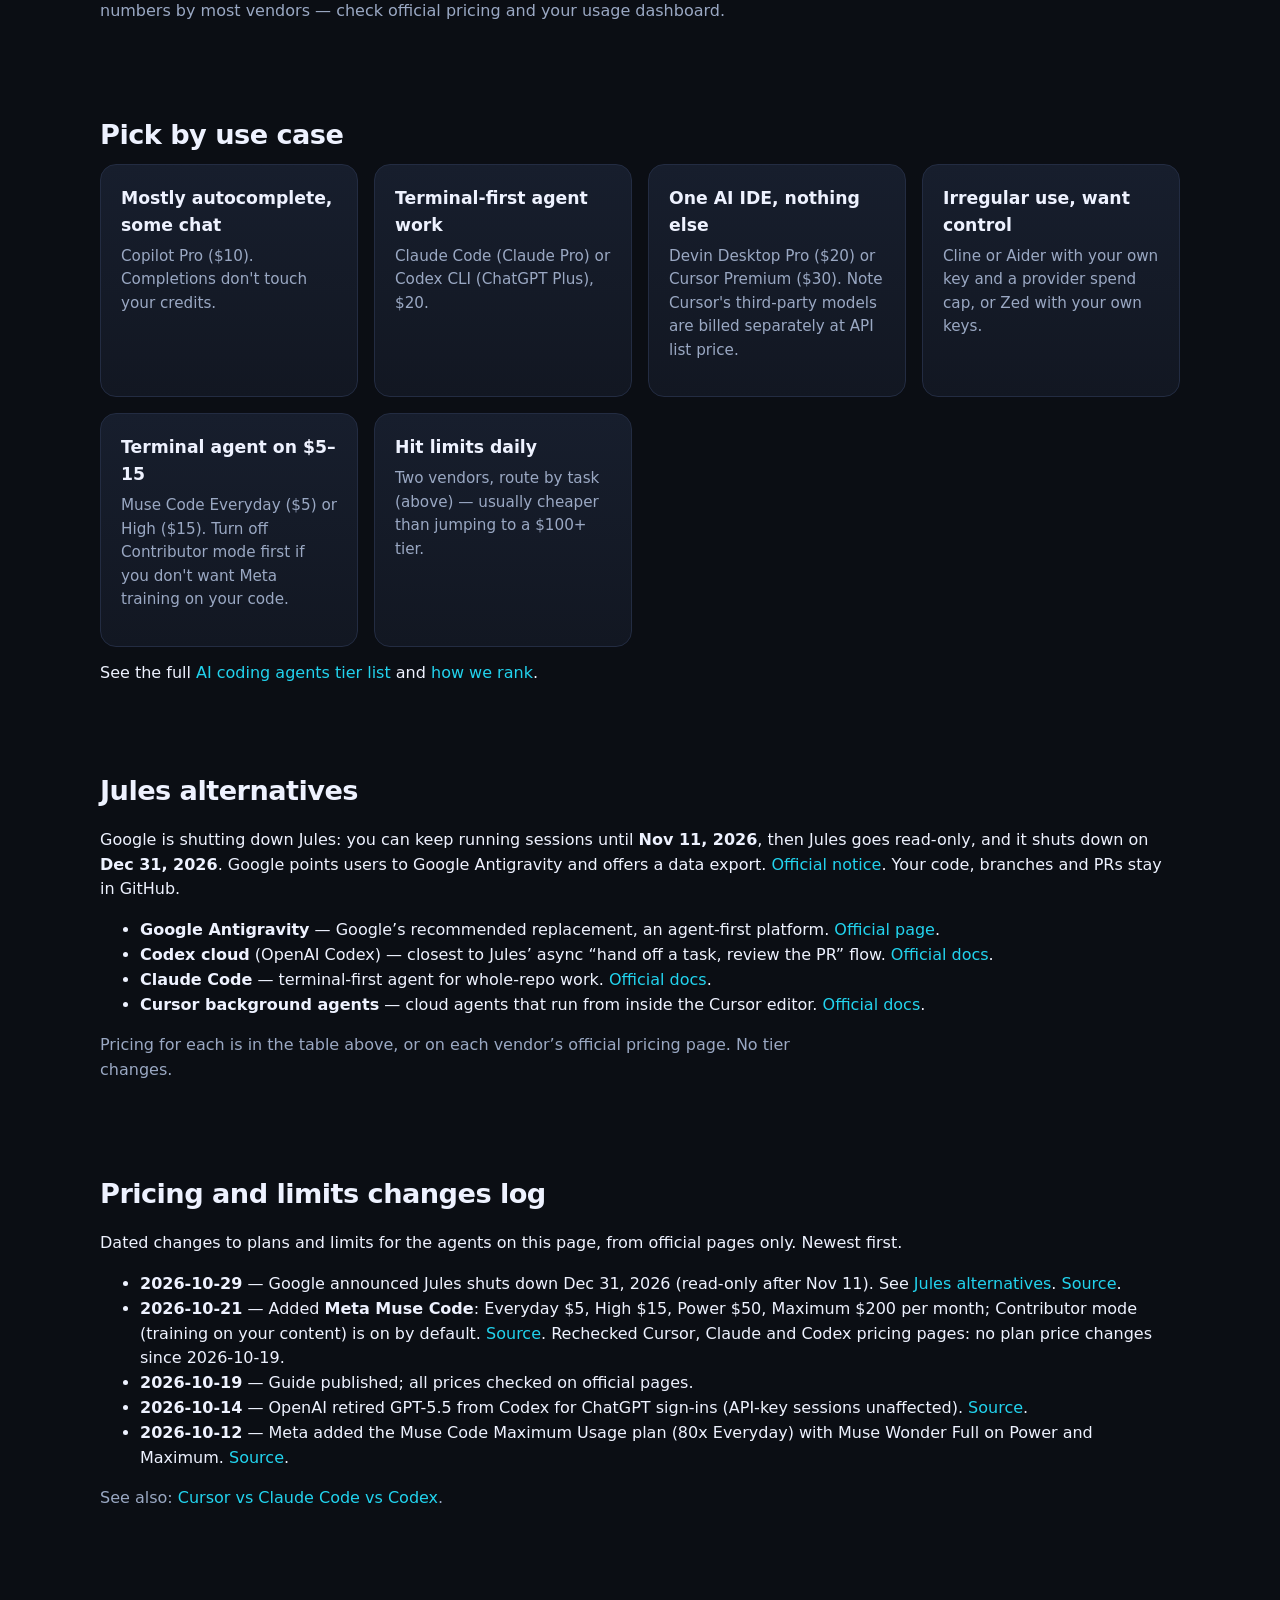
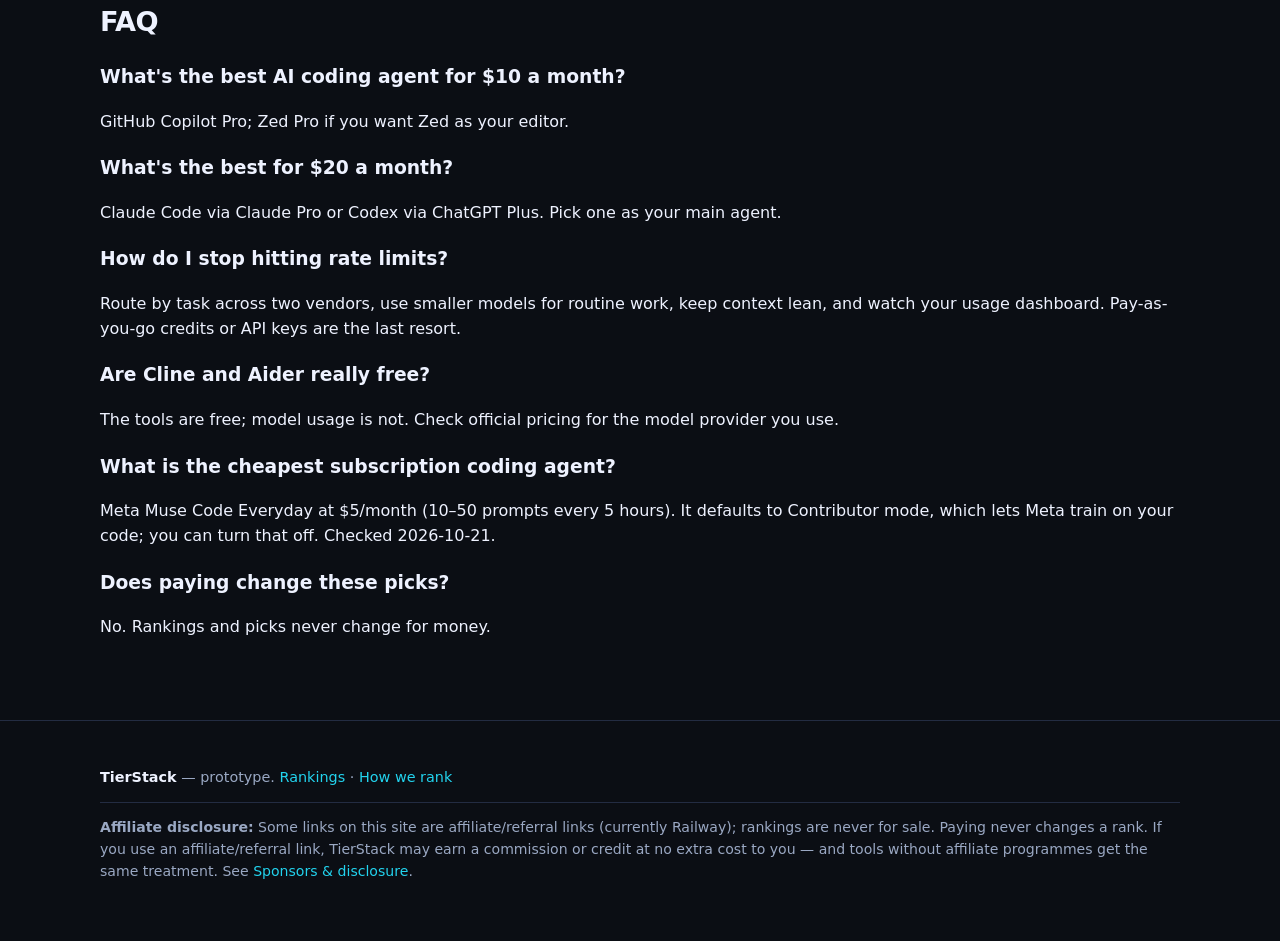
<file: coding-agents-budget.html>
<!DOCTYPE html>
<html lang="en">
<head>
<meta charset="UTF-8">
<meta name="viewport" content="width=device-width, initial-scale=1.0">
<title>Best AI Coding Agent on a Budget ($10–30/month) &amp; How to Handle Rate Limits — TierStack</title>
<meta name="description" content="Cursor, Claude Code, OpenAI Codex, GitHub Copilot, Devin Desktop, Cline, Aider, Zed and Meta Muse Code compared for a $10–30/month budget: plan prices, how rate limits work, a pick per use case, and the two-agent routing setup.">
<link rel="canonical" href="https://maxwellchunk2010-droid.github.io/tierstack/coding-agents-budget.html">
<meta property="og:type" content="article">
<meta property="og:site_name" content="TierStack">
<meta property="og:title" content="Best AI coding agent on a budget ($10–30/month) and how to handle rate limits">
<meta property="og:description" content="Plan prices and rate-limit rules from official pages, a pick per budget, and the run-two-agents-and-route-by-task setup.">
<meta property="og:url" content="https://maxwellchunk2010-droid.github.io/tierstack/coding-agents-budget.html">
<script type="application/ld+json">
{"@context":"https://schema.org","@graph":[
{"@type":"Article","headline":"Best AI coding agent on a budget ($10-30/month) and how to handle rate limits","description":"Cursor, Claude Code, OpenAI Codex, GitHub Copilot, Devin Desktop, Cline, Aider, Zed and Meta Muse Code compared for a $10-30/month budget, with official pricing sources checked 2026-10-19.","datePublished":"2026-10-19","dateModified":"2026-10-21","author":{"@type":"Organization","name":"TierStack"},"publisher":{"@type":"Organization","name":"TierStack","url":"https://maxwellchunk2010-droid.github.io/tierstack/"},"mainEntityOfPage":"https://maxwellchunk2010-droid.github.io/tierstack/coding-agents-budget.html"},
{"@type":"FAQPage","mainEntity":[
{"@type":"Question","name":"What is the best AI coding agent for $10 a month?","acceptedAnswer":{"@type":"Answer","text":"GitHub Copilot Pro ($10/month) is the pick: unlimited code completions on paid plans plus a monthly allowance of GitHub AI Credits for chat, agent mode and the CLI. Zed Pro ($10/month, $5 of tokens included) is the alternative if you want Zed as your editor. Prices checked 2026-10-19 on official pages."}},
{"@type":"Question","name":"What is the best AI coding agent for $20 a month?","acceptedAnswer":{"@type":"Answer","text":"Claude Code via Claude Pro ($20/month, or $17/month billed annually) or OpenAI Codex via ChatGPT Plus ($20/month). Both use rolling five-hour usage windows with weekly limits on top. Pick one as your main agent."}},
{"@type":"Question","name":"How do I handle AI coding agent rate limits on a budget?","acceptedAnswer":{"@type":"Answer","text":"Run two agents from different vendors and route by task: heavy multi-file work on your main agent, quick edits and questions on a second plan. Use smaller models for routine tasks, keep context and MCP servers lean, check remaining usage (for example /status in Codex CLI), and only then consider pay-as-you-go credits or API keys."}},
{"@type":"Question","name":"Are Cline and Aider free?","acceptedAnswer":{"@type":"Answer","text":"The tools are free and open source (Aider is Apache-2.0; Cline is free for individual developers). You pay for model inference, either through your own API keys or, for Cline, its usage-based provider. Cost depends on the model you choose; check the model provider's official pricing."}},
{"@type":"Question","name":"What is the cheapest subscription AI coding agent?","acceptedAnswer":{"@type":"Answer","text":"Meta Muse Code Everyday at $5/month (10-50 prompts every 5 hours). Subscriptions default to Contributor mode, which lets Meta train on your prompts and code; you can turn it off. Checked 2026-10-21 on dev.meta.ai."}},
{"@type":"Question","name":"Does paying change TierStack rankings?","acceptedAnswer":{"@type":"Answer","text":"No. Rankings never change for money. Some links on the site are affiliate/referral links (currently Railway), which are disclosed."}}
]}]}
</script>
<link rel="stylesheet" href="styles.css">
</head>
<body>
<header class="site"><div class="wrap nav">
  <a class="logo" href="index.html">Tier<span>Stack</span></a>
  <nav>
    <a href="rankings.html">Rankings</a>
    <a href="releases.html">Patch Notes</a>
    <a href="coding-agents-budget.html" class="active">Budget Coding Agents</a>
    <a href="best-ai-app-builder.html">AI App Builders</a>
    <a href="cursor-vs-claude-code-vs-codex.html">Cursor vs Claude Code vs Codex</a>
    <a href="how-we-rank.html">How We Rank</a>
    <a href="sponsors.html">Sponsors</a>
  </nav>
</div></header>

<main class="wrap">
  <section class="hero" style="padding-bottom:10px">
    <span class="eyebrow">Guide &middot; AI Coding Agents</span>
    <h1 style="font-size:clamp(2rem,4.5vw,3rem)">Best AI coding agent on a budget ($10&ndash;30/month) and how to handle rate limits</h1>
    <p class="lead">Nine coding agents, one budget. Prices and limit rules below come only from each vendor's official pricing or docs page, checked <strong>2026-10-19</strong> (Muse Code added and Cursor/Claude/Codex rechecked 2026-10-21). Prices change often &mdash; always check official pricing before you buy.</p>
    <div class="notice"><strong>Editorial guide, not test scores.</strong> Picks are an editorial view while hands-on testing is in progress. Prices exclude tax. Where we could not verify a fact on an official page, we say &ldquo;check official pricing&rdquo;.</div>
  </section>

  <section>
    <h2>The short answer: pick by budget</h2>
    <div class="grid">
      <article class="card"><p class="kicker">$0</p><h3>Cline or Aider + your own keys</h3><p>Free, open-source agents. You pay only for model usage, so cost scales with how much you run. Good for light or bursty use. Zed Personal is also free with your own keys or external agents.</p></article>
      <article class="card"><p class="kicker">$5&ndash;15/month</p><h3>Muse Code (Meta)</h3><p>The cheapest subscription terminal agent we list: Everyday $5, High $15. Catch: Contributor mode is on by default, so Meta trains on your code unless you switch it off.</p></article>
      <article class="card"><p class="kicker">$10/month</p><h3>GitHub Copilot Pro</h3><p>Unlimited code completions on paid plans, plus a monthly AI Credits allowance for chat, agent mode and Copilot CLI. Alternative: Zed Pro ($10, $5 of tokens included) if you live in Zed.</p></article>
      <article class="card"><p class="kicker">$20/month</p><h3>Claude Code (Claude Pro) or Codex (ChatGPT Plus)</h3><p>The strongest main-agent value at this price. Both meter on rolling five-hour windows with weekly limits. Devin Desktop Pro ($20) is the IDE-first alternative.</p></article>
      <article class="card"><p class="kicker">$30/month</p><h3>Two agents: a $20 main + Copilot Pro</h3><p>Claude Pro or ChatGPT Plus as the main agent, plus Copilot Pro for completions and overflow. Two vendors means two separate limit pools. If you want one IDE instead, Cursor Premium is $30.</p></article>
    </div>
  </section>

  <section>
    <h2>Run two agents and route by task</h2>
    <p>The setup many builders use on a budget: pay for two agents from different vendors instead of one bigger plan, then route each task to the one that fits. Because each vendor has its own usage pool and reset clock, hitting a limit on one doesn't stop your day.</p>
    <ul>
      <li><strong>Main agent (Claude Code or Codex):</strong> multi-file features, refactors, debugging sessions &mdash; the work that needs the best model.</li>
      <li><strong>Second agent (Copilot Pro, or the other $20 plan):</strong> completions, small edits, quick questions, code review, and anything you run while the main agent's window resets.</li>
      <li><strong>Pay-per-use fallback (Cline or Aider with an API key):</strong> a burst of extra work in a crunch, with a spend cap set at the provider.</li>
    </ul>
    <p>Rules of thumb: use a smaller model for routine tasks, keep prompts and attached files tight, trim large AGENTS.md files and unused MCP servers (OpenAI and Devin both list these tips), and check remaining usage before starting a long task.</p>
  </section>

  <section>
    <h2>Each tool: price and how limits work</h2>
    <div class="table-wrap"><table>
      <thead><tr><th>Tool</th><th>Budget-relevant plans</th><th>How limits work</th><th>When you hit the limit</th><th>Source (checked)</th></tr></thead>
      <tbody>
        <tr><td><strong>Cursor</strong></td><td>Free (limited); Plus $8/mo (Grok models only); Premium $30/mo (4x Plus usage)</td><td>One AI usage pool shared across Cursor and Grok; allowance refreshes weekly. Third-party models are not in the allowance and are billed at API list price on Premium and above.</td><td>Buy top-offs or wait for the weekly refresh; spending caps available.</td><td><a href="https://cursor.com/pricing" target="_blank" rel="noopener">cursor.com/pricing</a> (2026-10-19)</td></tr>
        <tr><td><strong>Claude Code</strong></td><td>Included with Claude Pro: $20/mo monthly, $17/mo billed annually. Max from $100/mo.</td><td>Rolling five-hour session window plus weekly limits on paid plans; Claude Code and chat share one pool. No fixed message count.</td><td>Wait for reset, upgrade, or turn on usage credits at API rates.</td><td><a href="https://claude.com/pricing" target="_blank" rel="noopener">claude.com/pricing</a> (2026-10-19)</td></tr>
        <tr><td><strong>OpenAI Codex</strong></td><td>ChatGPT Go $8/mo (desktop app, GPT-6 Luna, subject to rollout); Plus $20/mo (web, CLI, IDE, cloud features)</td><td>Plus: estimated local messages per five hours vary by model (e.g. GPT-6.1 Sol 15&ndash;160, GPT-6 Luna 350&ndash;3,000); weekly limits may also apply. Fast mode uses limits 2.5x faster.</td><td>Buy ChatGPT credits, or run local chats with an API key at API rates. Check remaining usage with <code>/status</code>.</td><td><a href="https://learn.chatgpt.com/docs/pricing" target="_blank" rel="noopener">learn.chatgpt.com/docs/pricing</a> (2026-10-19)</td></tr>
        <tr><td><strong>GitHub Copilot</strong></td><td>Free (2,000 completions, 50 chat requests); Pro $10/mo ($15 of AI Credits: $10 base + $5 flex); Pro+ $39/mo</td><td>Monthly GitHub AI Credits (1 credit = $0.01) for chat, agent mode, cloud agent, CLI. Completions don't use credits and are unlimited on paid plans. Resets monthly.</td><td>Wait for the next cycle, set a paid-usage budget, or switch to a cheaper model.</td><td><a href="https://github.com/features/copilot/plans" target="_blank" rel="noopener">github.com/features/copilot/plans</a> (2026-10-19)</td></tr>
        <tr><td><strong>Devin Desktop</strong> (formerly Windsurf)</td><td>Free (light quota); Pro $20/mo; Max $200/mo</td><td>Usage allowance that refreshes daily and weekly; cost per message varies by model and task. Unlimited Tab completions on all plans.</td><td>Buy extra usage at API pricing (paid plans).</td><td><a href="https://devin.ai/pricing" target="_blank" rel="noopener">devin.ai/pricing</a> (2026-10-19)</td></tr>
        <tr><td><strong>Cline</strong></td><td>Free open-source extension for individuals; no subscription</td><td>No plan limits of its own &mdash; you pay for inference per use via the Cline provider or your own API keys. Limits are whatever your model provider sets.</td><td>Depends on your provider. Check official pricing for the model you use.</td><td><a href="https://cline.bot/pricing" target="_blank" rel="noopener">cline.bot/pricing</a> (2026-10-19)</td></tr>
        <tr><td><strong>Aider</strong></td><td>Free, open source (Apache-2.0)</td><td>Connects to most LLMs with your own keys; cost and rate limits come from your model provider.</td><td>Depends on your provider. Check official pricing.</td><td><a href="https://aider.chat/docs/llms.html" target="_blank" rel="noopener">aider.chat docs</a>, <a href="https://github.com/Aider-AI/aider" target="_blank" rel="noopener">GitHub license</a> (2026-10-19)</td></tr>
        <tr><td><strong>Zed</strong></td><td>Personal $0 (your own keys or external agents like Claude Agent and Codex CLI); Pro $10/mo with $5 of tokens</td><td>Pro: unlimited edit predictions; hosted model usage beyond $5 billed at API list price +10%.</td><td>Usage-based billing continues; set a spending cap.</td><td><a href="https://zed.dev/pricing" target="_blank" rel="noopener">zed.dev/pricing</a> (2026-10-19)</td></tr>
        <tr><td><strong>Muse Code</strong> (Meta)</td><td>Everyday $5/mo (Muse Spark, Muse Wonder, Muse Image); High $15/mo (5x Everyday); Power $50/mo (20x, incl. Muse Wonder Full); Maximum $200/mo (80x). Pay-as-you-go per token also available.</td><td>Everyday: 10&ndash;50 prompts every 5 hours; higher plans are multiples of that. <strong>Subscriptions default to Contributor mode</strong>: Meta trains on your prompts, code, files and responses in exchange for more usage. You can turn it off any time in Muse Code settings.</td><td>Upgrade to the next plan or wait for your limit to refresh (Maximum: wait only). Extra API keys bill pay-as-you-go.</td><td><a href="https://dev.meta.ai/help/subscriptions/what-is-a-muse-code-subscription" target="_blank" rel="noopener">dev.meta.ai Muse Code subscription</a> (2026-10-21)</td></tr>
      </tbody>
    </table></div>
    <p class="sub">Exact message counts, weekly caps and credit burn rates are not published as fixed numbers by most vendors &mdash; check official pricing and your usage dashboard.</p>
  </section>

  <section>
    <h2>Pick by use case</h2>
    <div class="grid">
      <article class="card"><h3>Mostly autocomplete, some chat</h3><p>Copilot Pro ($10). Completions don't touch your credits.</p></article>
      <article class="card"><h3>Terminal-first agent work</h3><p>Claude Code (Claude Pro) or Codex CLI (ChatGPT Plus), $20.</p></article>
      <article class="card"><h3>One AI IDE, nothing else</h3><p>Devin Desktop Pro ($20) or Cursor Premium ($30). Note Cursor's third-party models are billed separately at API list price.</p></article>
      <article class="card"><h3>Irregular use, want control</h3><p>Cline or Aider with your own key and a provider spend cap, or Zed with your own keys.</p></article>
      <article class="card"><h3>Terminal agent on $5&ndash;15</h3><p>Muse Code Everyday ($5) or High ($15). Turn off Contributor mode first if you don't want Meta training on your code.</p></article>
      <article class="card"><h3>Hit limits daily</h3><p>Two vendors, route by task (above) &mdash; usually cheaper than jumping to a $100+ tier.</p></article>
    </div>
    <p style="margin-top:14px">See the full <a href="rankings.html?cat=coding-agents">AI coding agents tier list</a> and <a href="how-we-rank.html">how we rank</a>.</p>
  </section>

  <section id="jules-alternatives">
    <h2>Jules alternatives</h2>
    <p>Google is shutting down Jules: you can keep running sessions until <strong>Nov 11, 2026</strong>, then Jules goes read-only, and it shuts down on <strong>Dec 31, 2026</strong>. Google points users to Google Antigravity and offers a data export. <a href="https://jules.google/docs/changelog/2026-10-29/" target="_blank" rel="noopener">Official notice</a>. Your code, branches and PRs stay in GitHub.</p>
    <ul>
      <li><strong>Google Antigravity</strong> &mdash; Google&rsquo;s recommended replacement, an agent-first platform. <a href="https://antigravity.google/" target="_blank" rel="noopener">Official page</a>.</li>
      <li><strong>Codex cloud</strong> (OpenAI Codex) &mdash; closest to Jules&rsquo; async &ldquo;hand off a task, review the PR&rdquo; flow. <a href="https://developers.openai.com/codex/cloud" target="_blank" rel="noopener">Official docs</a>.</li>
      <li><strong>Claude Code</strong> &mdash; terminal-first agent for whole-repo work. <a href="https://code.claude.com/docs/en/overview" target="_blank" rel="noopener">Official docs</a>.</li>
      <li><strong>Cursor background agents</strong> &mdash; cloud agents that run from inside the Cursor editor. <a href="https://cursor.com/docs/background-agent" target="_blank" rel="noopener">Official docs</a>.</li>
    </ul>
    <p class="sub">Pricing for each is in the table above, or on each vendor&rsquo;s official pricing page. No tier changes.</p>
  </section>

  <section id="pricing-changes">
    <h2>Pricing and limits changes log</h2>
    <p>Dated changes to plans and limits for the agents on this page, from official pages only. Newest first.</p>
    <ul>
      <li><strong>2026-10-29</strong> &mdash; Google announced Jules shuts down Dec 31, 2026 (read-only after Nov 11). See <a href="#jules-alternatives">Jules alternatives</a>. <a href="https://jules.google/docs/changelog/2026-10-29/" target="_blank" rel="noopener">Source</a>.</li>
      <li><strong>2026-10-21</strong> &mdash; Added <strong>Meta Muse Code</strong>: Everyday $5, High $15, Power $50, Maximum $200 per month; Contributor mode (training on your content) is on by default. <a href="https://dev.meta.ai/help/subscriptions/what-is-a-muse-code-subscription" target="_blank" rel="noopener">Source</a>. Rechecked Cursor, Claude and Codex pricing pages: no plan price changes since 2026-10-19.</li>
      <li><strong>2026-10-19</strong> &mdash; Guide published; all prices checked on official pages.</li>
      <li><strong>2026-10-14</strong> &mdash; OpenAI retired GPT-5.5 from Codex for ChatGPT sign-ins (API-key sessions unaffected). <a href="https://learn.chatgpt.com/docs/pricing" target="_blank" rel="noopener">Source</a>.</li>
      <li><strong>2026-10-12</strong> &mdash; Meta added the Muse Code Maximum Usage plan (80x Everyday) with Muse Wonder Full on Power and Maximum. <a href="https://dev.meta.ai/resources/blog/build-with-muse-wonder" target="_blank" rel="noopener">Source</a>.</li>
    </ul>
    <p class="sub">See also: <a href="cursor-vs-claude-code-vs-codex.html">Cursor vs Claude Code vs Codex</a>.</p>
  </section>

  <section>
    <h2>FAQ</h2>
    <h3>What's the best AI coding agent for $10 a month?</h3><p>GitHub Copilot Pro; Zed Pro if you want Zed as your editor.</p>
    <h3>What's the best for $20 a month?</h3><p>Claude Code via Claude Pro or Codex via ChatGPT Plus. Pick one as your main agent.</p>
    <h3>How do I stop hitting rate limits?</h3><p>Route by task across two vendors, use smaller models for routine work, keep context lean, and watch your usage dashboard. Pay-as-you-go credits or API keys are the last resort.</p>
    <h3>Are Cline and Aider really free?</h3><p>The tools are free; model usage is not. Check official pricing for the model provider you use.</p>
    <h3>What is the cheapest subscription coding agent?</h3><p>Meta Muse Code Everyday at $5/month (10&ndash;50 prompts every 5 hours). It defaults to Contributor mode, which lets Meta train on your code; you can turn that off. Checked 2026-10-21.</p>
    <h3>Does paying change these picks?</h3><p>No. Rankings and picks never change for money.</p>
  </section>
</main>

<footer class="site"><div class="wrap">
  <p><strong style="color:var(--text)">TierStack</strong> — prototype. <a href="rankings.html">Rankings</a> &middot; <a href="how-we-rank.html">How we rank</a></p>
  <p class="disclosure"><strong>Affiliate disclosure:</strong> Some links on this site are affiliate/referral links (currently Railway); rankings are never for sale. Paying never changes a rank. If you use an affiliate/referral link, TierStack may earn a commission or credit at no extra cost to you &mdash; and tools without affiliate programmes get the same treatment. See <a href="sponsors.html">Sponsors &amp; disclosure</a>.</p>
</div></footer>
</body>
</html>
</file>
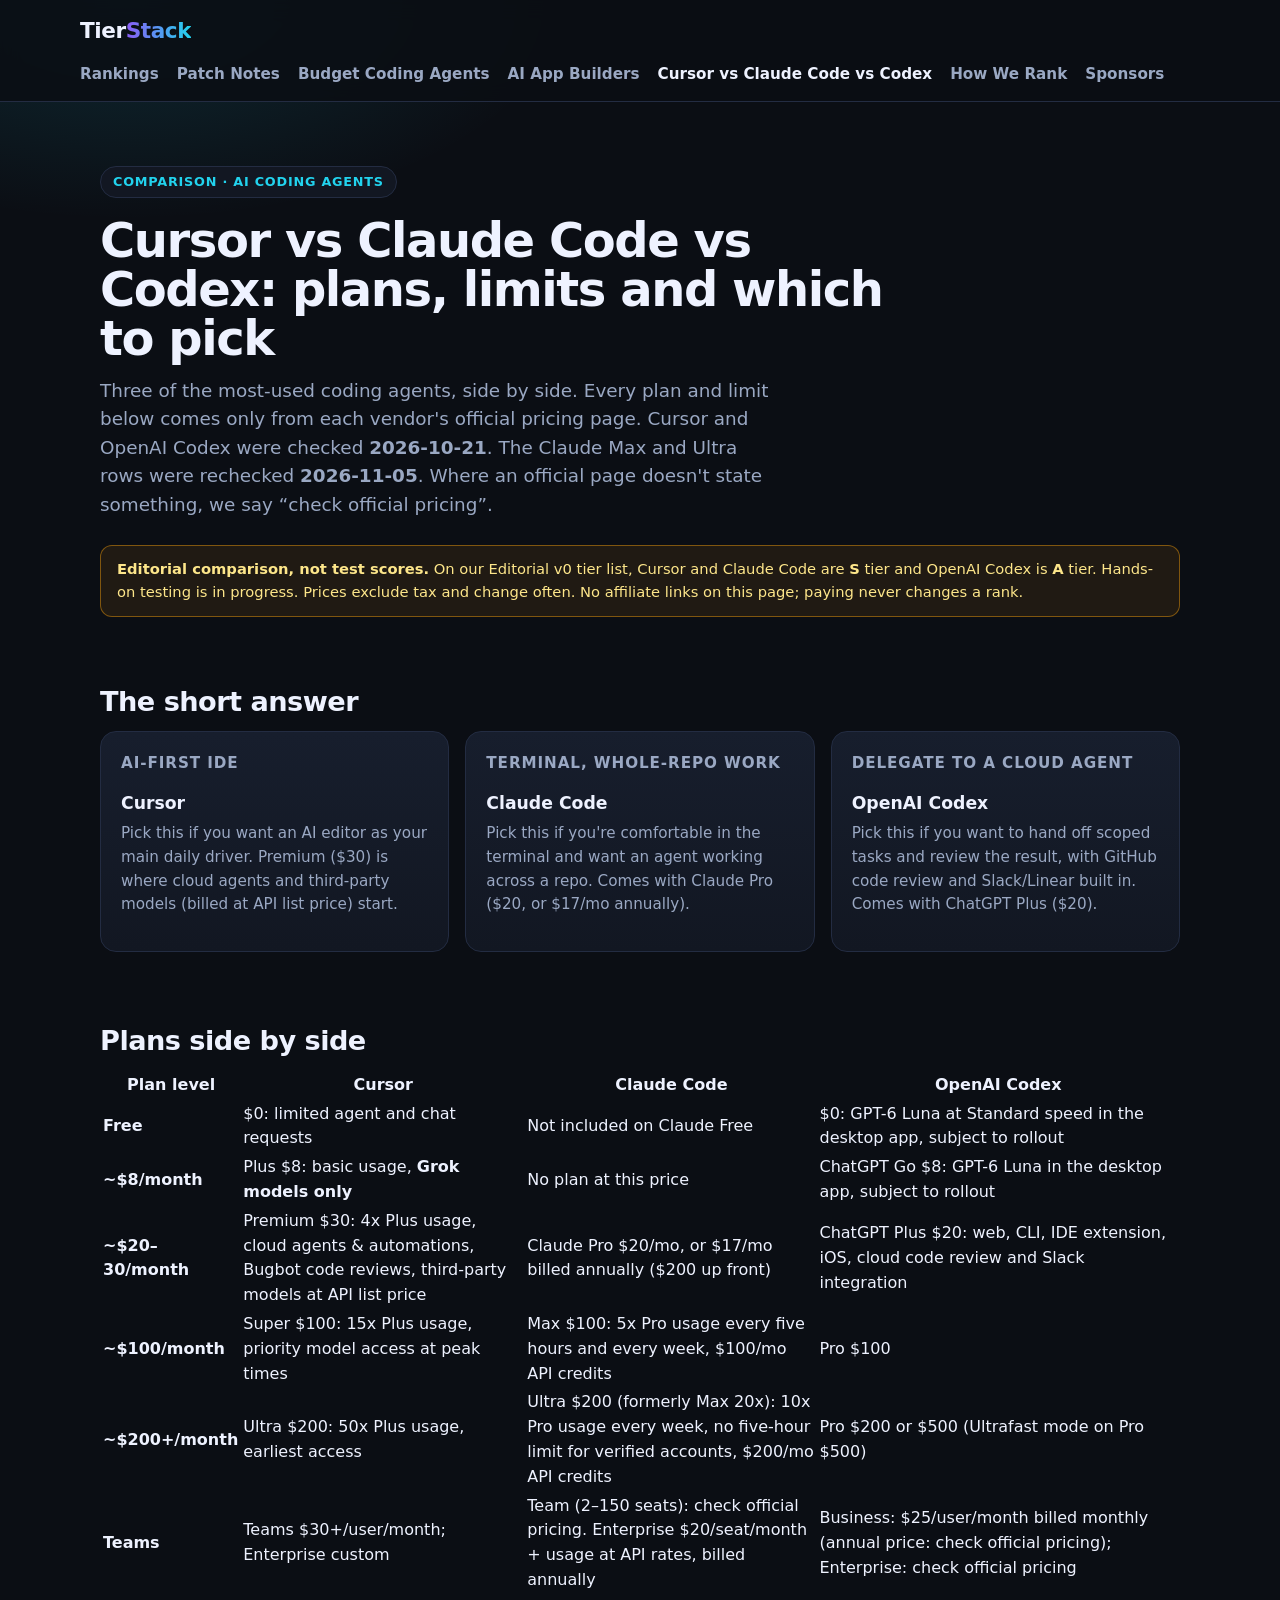
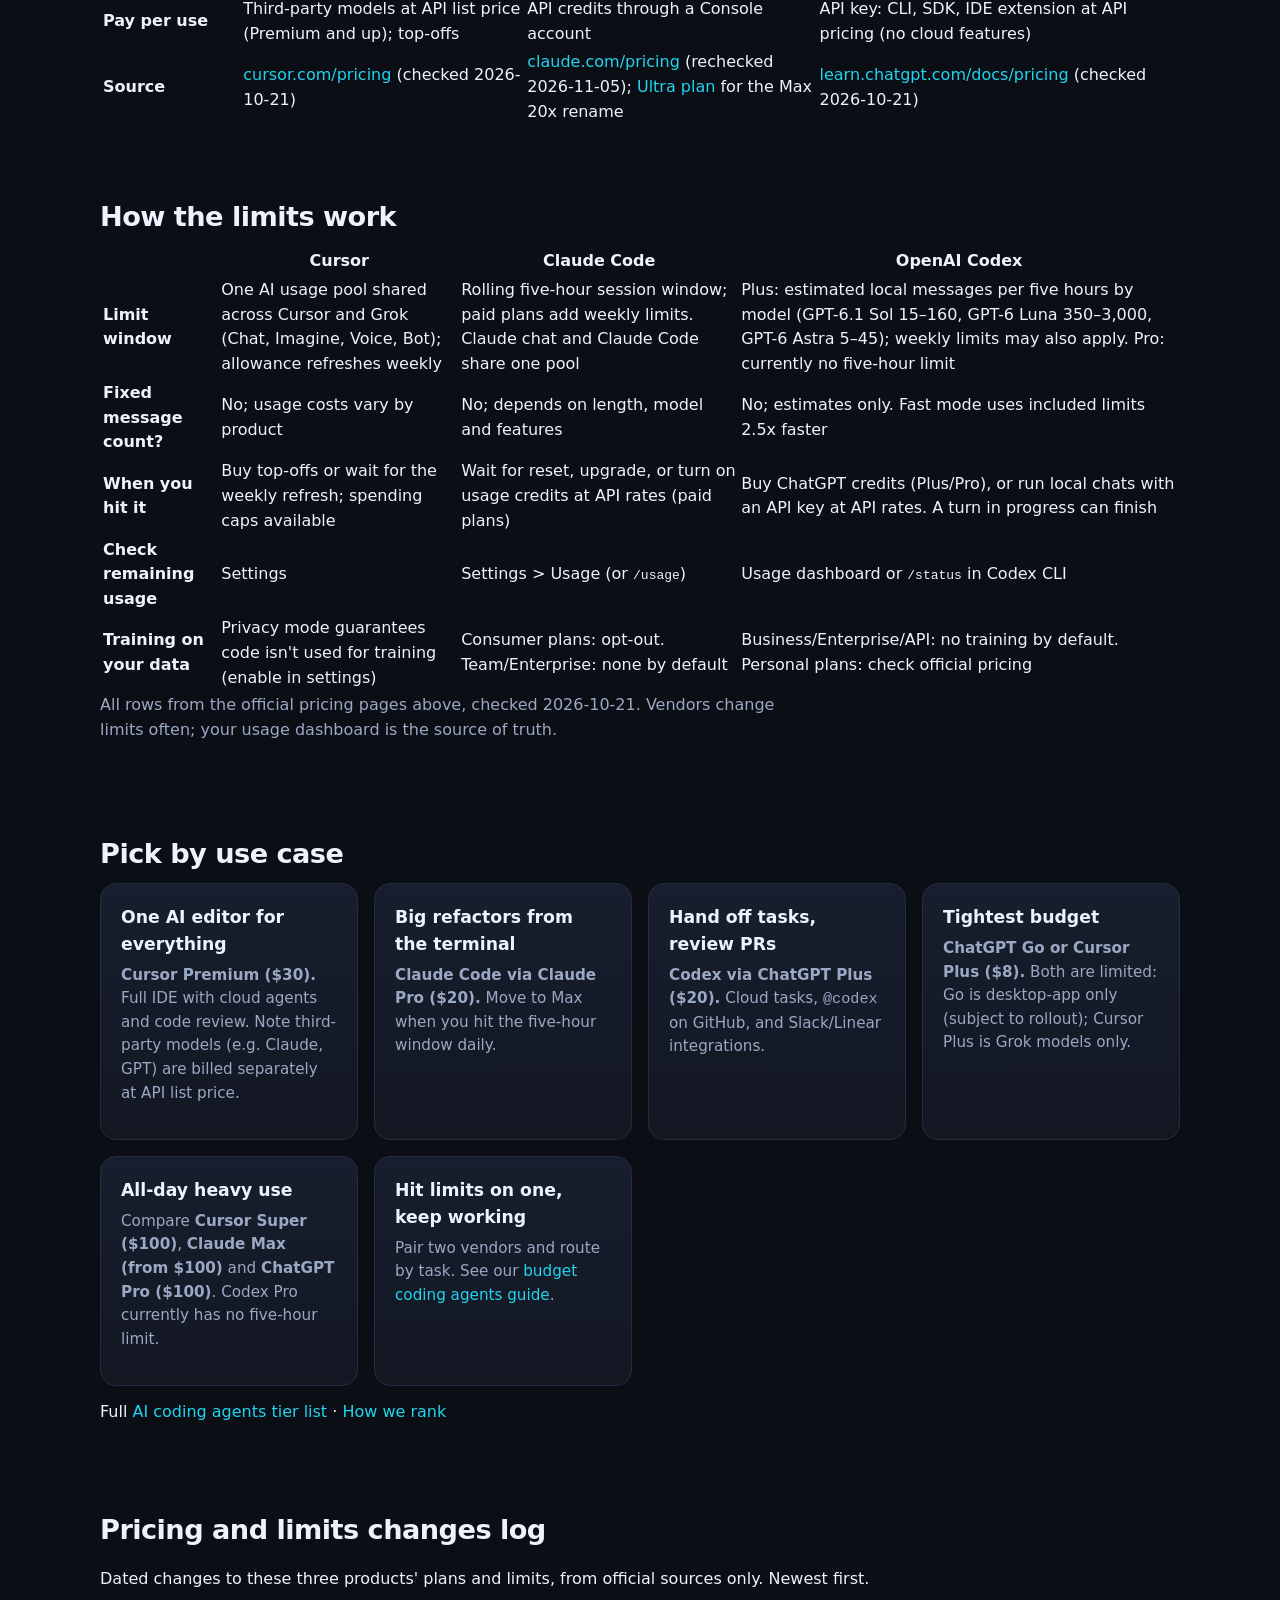
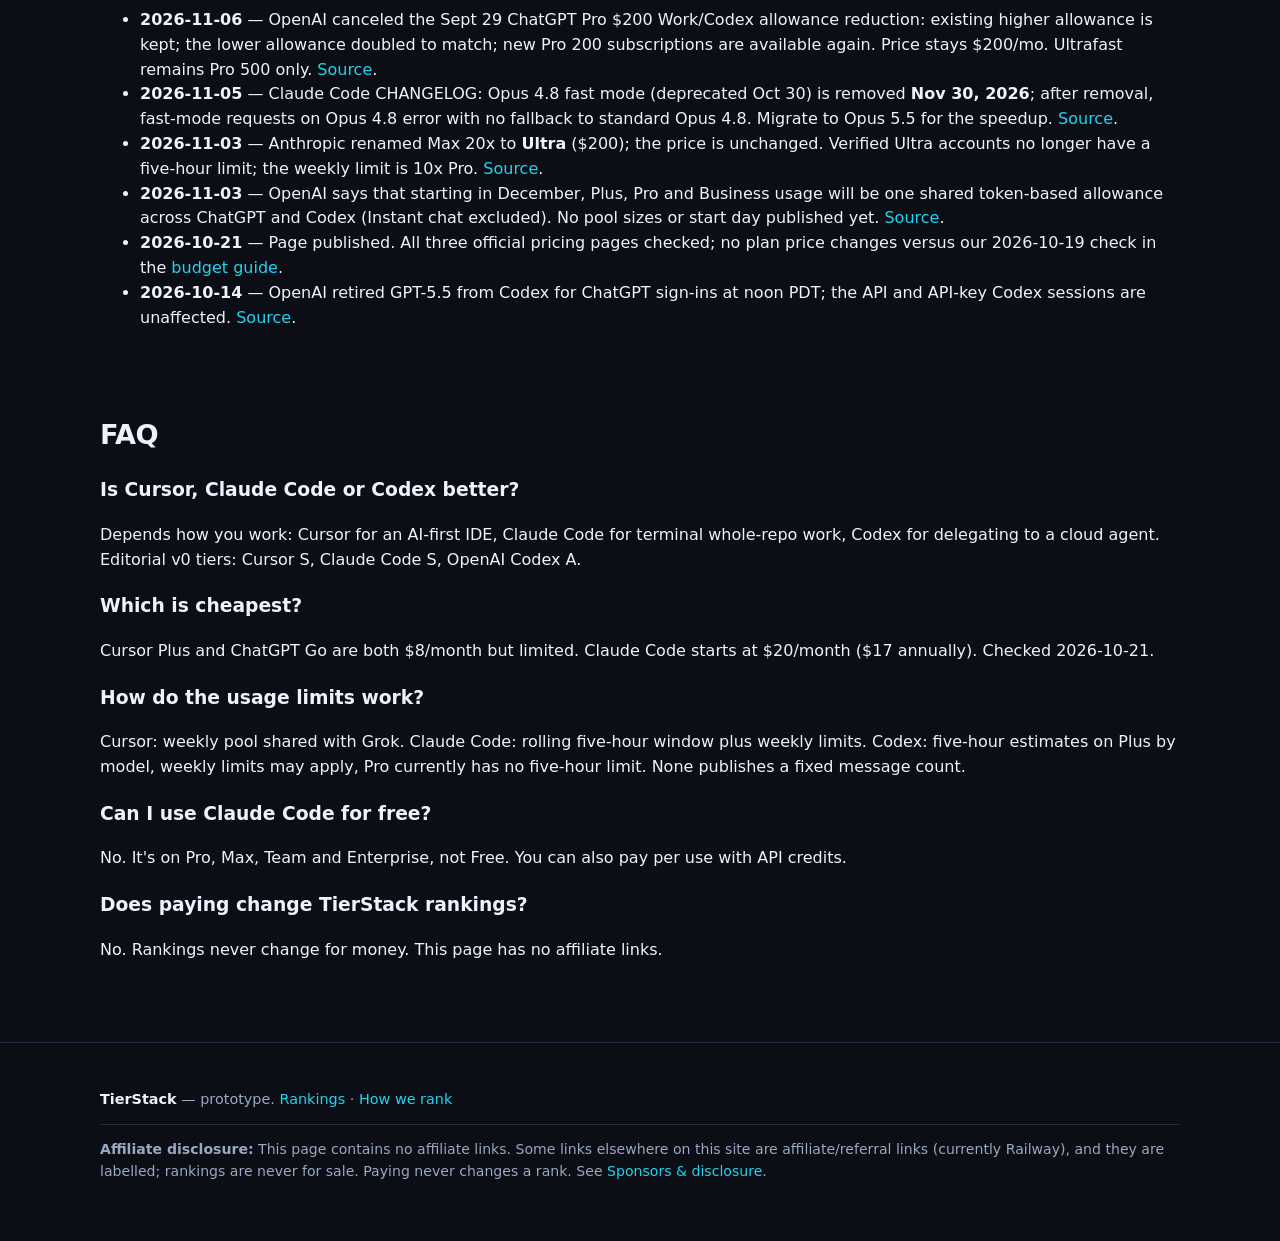
<file: cursor-vs-claude-code-vs-codex.html>
<!DOCTYPE html>
<html lang="en">
<head>
<meta charset="UTF-8">
<meta name="viewport" content="width=device-width, initial-scale=1.0">
<title>Cursor vs Claude Code vs Codex (2026): Plans, Limits &amp; Which to Pick — TierStack</title>
<meta name="description" content="Cursor vs Claude Code vs OpenAI Codex compared: every plan and usage limit from the official pricing pages (checked 2026-10-21), a pick per use case, a dated pricing changes log, and FAQ.">
<link rel="canonical" href="https://maxwellchunk2010-droid.github.io/tierstack/cursor-vs-claude-code-vs-codex.html">
<meta name="robots" content="index,follow">
<meta property="og:type" content="article">
<meta property="og:site_name" content="TierStack">
<meta property="og:title" content="Cursor vs Claude Code vs Codex: plans, limits and which to pick">
<meta property="og:description" content="Official plan prices and limit rules side by side (checked 2026-10-21), a pick per use case, and a dated pricing and limits changes log.">
<meta property="og:url" content="https://maxwellchunk2010-droid.github.io/tierstack/cursor-vs-claude-code-vs-codex.html">
<meta name="twitter:card" content="summary">
<meta name="twitter:title" content="Cursor vs Claude Code vs Codex: plans, limits and which to pick">
<meta name="twitter:description" content="Official plan prices and limit rules side by side, checked 2026-10-21.">
<script type="application/ld+json">
{"@context":"https://schema.org","@graph":[
{"@type":"Article","headline":"Cursor vs Claude Code vs Codex: plans, limits and which to pick","description":"Cursor, Claude Code and OpenAI Codex compared using official pricing pages checked 2026-10-21: plans, how usage limits work, a pick per use case, and a dated pricing changes log.","datePublished":"2026-10-21","dateModified":"2026-11-09","author":{"@type":"Organization","name":"TierStack"},"publisher":{"@type":"Organization","name":"TierStack","url":"https://maxwellchunk2010-droid.github.io/tierstack/"},"mainEntityOfPage":"https://maxwellchunk2010-droid.github.io/tierstack/cursor-vs-claude-code-vs-codex.html"},
{"@type":"FAQPage","mainEntity":[
{"@type":"Question","name":"Is Cursor, Claude Code or Codex better?","acceptedAnswer":{"@type":"Answer","text":"It depends on how you work. Cursor if you want an AI-first IDE as your daily driver; Claude Code if you work in the terminal and want an agent across a whole repo; Codex if you want to delegate scoped tasks to a cloud agent and review the result. On TierStack's Editorial v0 tier list, Cursor and Claude Code are S tier and OpenAI Codex is A tier. These are editorial placements, not hands-on test scores."}},
{"@type":"Question","name":"Which is cheapest: Cursor, Claude Code or Codex?","acceptedAnswer":{"@type":"Answer","text":"The cheapest paid entry points are Cursor Plus at $8/month (Grok models only) and ChatGPT Go at $8/month (Codex in the desktop app with GPT-6 Luna, subject to rollout). Claude Code starts with Claude Pro at $20/month, or $17/month billed annually. Checked 2026-10-21 on official pricing pages."}},
{"@type":"Question","name":"How do the usage limits work?","acceptedAnswer":{"@type":"Answer","text":"Cursor uses one AI usage pool shared with Grok that refreshes weekly. Claude Code shares a rolling five-hour window plus weekly limits with the rest of your Claude plan. Codex on Plus has estimated local messages per five hours that vary by model, and weekly limits may also apply; Pro plans currently have no five-hour limit. None publishes a fixed message count."}},
{"@type":"Question","name":"Can I use Claude Code for free?","acceptedAnswer":{"@type":"Answer","text":"No. Claude's official pricing page lists Claude Code on Pro, Max, Team and Enterprise, not on the Free plan. You can also pay per use through API credits in a Console account."}},
{"@type":"Question","name":"Does paying change TierStack rankings?","acceptedAnswer":{"@type":"Answer","text":"No. Rankings and picks never change for money. This page contains no affiliate links. Site-wide, some links are affiliate/referral links (currently Railway), which are labelled."}}
]}]}
</script>
<link rel="stylesheet" href="styles.css">
</head>
<body>
<header class="site"><div class="wrap nav">
  <a class="logo" href="index.html">Tier<span>Stack</span></a>
  <nav>
    <a href="rankings.html">Rankings</a>
    <a href="releases.html">Patch Notes</a>
    <a href="coding-agents-budget.html">Budget Coding Agents</a>
    <a href="best-ai-app-builder.html">AI App Builders</a>
    <a href="cursor-vs-claude-code-vs-codex.html" class="active">Cursor vs Claude Code vs Codex</a>
    <a href="how-we-rank.html">How We Rank</a>
    <a href="sponsors.html">Sponsors</a>
  </nav>
</div></header>

<main class="wrap">
  <section class="hero" style="padding-bottom:10px">
    <span class="eyebrow">Comparison &middot; AI Coding Agents</span>
    <h1 style="font-size:clamp(2rem,4.5vw,3rem)">Cursor vs Claude Code vs Codex: plans, limits and which to pick</h1>
    <p class="lead">Three of the most-used coding agents, side by side. Every plan and limit below comes only from each vendor's official pricing page. Cursor and OpenAI Codex were checked <strong>2026-10-21</strong>. The Claude Max and Ultra rows were rechecked <strong>2026-11-05</strong>. Where an official page doesn't state something, we say &ldquo;check official pricing&rdquo;.</p>
    <div class="notice"><strong>Editorial comparison, not test scores.</strong> On our Editorial v0 tier list, Cursor and Claude Code are <strong>S</strong> tier and OpenAI Codex is <strong>A</strong> tier. Hands-on testing is in progress. Prices exclude tax and change often. No affiliate links on this page; paying never changes a rank.</div>
  </section>

  <section>
    <h2>The short answer</h2>
    <div class="grid">
      <article class="card"><p class="kicker">AI-first IDE</p><h3>Cursor</h3><p>Pick this if you want an AI editor as your main daily driver. Premium ($30) is where cloud agents and third-party models (billed at API list price) start.</p></article>
      <article class="card"><p class="kicker">Terminal, whole-repo work</p><h3>Claude Code</h3><p>Pick this if you're comfortable in the terminal and want an agent working across a repo. Comes with Claude Pro ($20, or $17/mo annually).</p></article>
      <article class="card"><p class="kicker">Delegate to a cloud agent</p><h3>OpenAI Codex</h3><p>Pick this if you want to hand off scoped tasks and review the result, with GitHub code review and Slack/Linear built in. Comes with ChatGPT Plus ($20).</p></article>
    </div>
  </section>

  <section>
    <h2>Plans side by side</h2>
    <div class="table-wrap"><table>
      <thead><tr><th>Plan level</th><th>Cursor</th><th>Claude Code</th><th>OpenAI Codex</th></tr></thead>
      <tbody>
        <tr><td><strong>Free</strong></td><td>$0: limited agent and chat requests</td><td>Not included on Claude Free</td><td>$0: GPT-6 Luna at Standard speed in the desktop app, subject to rollout</td></tr>
        <tr><td><strong>~$8/month</strong></td><td>Plus $8: basic usage, <strong>Grok models only</strong></td><td>No plan at this price</td><td>ChatGPT Go $8: GPT-6 Luna in the desktop app, subject to rollout</td></tr>
        <tr><td><strong>~$20&ndash;30/month</strong></td><td>Premium $30: 4x Plus usage, cloud agents &amp; automations, Bugbot code reviews, third-party models at API list price</td><td>Claude Pro $20/mo, or $17/mo billed annually ($200 up front)</td><td>ChatGPT Plus $20: web, CLI, IDE extension, iOS, cloud code review and Slack integration</td></tr>
        <tr><td><strong>~$100/month</strong></td><td>Super $100: 15x Plus usage, priority model access at peak times</td><td>Max $100: 5x Pro usage every five hours and every week, $100/mo API credits</td><td>Pro $100</td></tr>
        <tr><td><strong>~$200+/month</strong></td><td>Ultra $200: 50x Plus usage, earliest access</td><td>Ultra $200 (formerly Max 20x): 10x Pro usage every week, no five-hour limit for verified accounts, $200/mo API credits</td><td>Pro $200 or $500 (Ultrafast mode on Pro $500)</td></tr>
        <tr><td><strong>Teams</strong></td><td>Teams $30+/user/month; Enterprise custom</td><td>Team (2&ndash;150 seats): check official pricing. Enterprise $20/seat/month + usage at API rates, billed annually</td><td>Business: $25/user/month billed monthly (annual price: check official pricing); Enterprise: check official pricing</td></tr>
        <tr><td><strong>Pay per use</strong></td><td>Third-party models at API list price (Premium and up); top-offs</td><td>API credits through a Console account</td><td>API key: CLI, SDK, IDE extension at API pricing (no cloud features)</td></tr>
        <tr><td><strong>Source</strong></td><td><a href="https://cursor.com/pricing" target="_blank" rel="noopener">cursor.com/pricing</a> (checked 2026-10-21)</td><td><a href="https://claude.com/pricing" target="_blank" rel="noopener">claude.com/pricing</a> (rechecked 2026-11-05); <a href="https://support.claude.com/en/articles/17728952-what-is-the-ultra-plan" target="_blank" rel="noopener">Ultra plan</a> for the Max 20x rename</td><td><a href="https://learn.chatgpt.com/docs/pricing" target="_blank" rel="noopener">learn.chatgpt.com/docs/pricing</a> (checked 2026-10-21)</td></tr>
      </tbody>
    </table></div>
  </section>

  <section>
    <h2>How the limits work</h2>
    <div class="table-wrap"><table>
      <thead><tr><th></th><th>Cursor</th><th>Claude Code</th><th>OpenAI Codex</th></tr></thead>
      <tbody>
        <tr><td><strong>Limit window</strong></td><td>One AI usage pool shared across Cursor and Grok (Chat, Imagine, Voice, Bot); allowance refreshes weekly</td><td>Rolling five-hour session window; paid plans add weekly limits. Claude chat and Claude Code share one pool</td><td>Plus: estimated local messages per five hours by model (GPT-6.1 Sol 15&ndash;160, GPT-6 Luna 350&ndash;3,000, GPT-6 Astra 5&ndash;45); weekly limits may also apply. Pro: currently no five-hour limit</td></tr>
        <tr><td><strong>Fixed message count?</strong></td><td>No; usage costs vary by product</td><td>No; depends on length, model and features</td><td>No; estimates only. Fast mode uses included limits 2.5x faster</td></tr>
        <tr><td><strong>When you hit it</strong></td><td>Buy top-offs or wait for the weekly refresh; spending caps available</td><td>Wait for reset, upgrade, or turn on usage credits at API rates (paid plans)</td><td>Buy ChatGPT credits (Plus/Pro), or run local chats with an API key at API rates. A turn in progress can finish</td></tr>
        <tr><td><strong>Check remaining usage</strong></td><td>Settings</td><td>Settings &gt; Usage (or <code>/usage</code>)</td><td>Usage dashboard or <code>/status</code> in Codex CLI</td></tr>
        <tr><td><strong>Training on your data</strong></td><td>Privacy mode guarantees code isn't used for training (enable in settings)</td><td>Consumer plans: opt-out. Team/Enterprise: none by default</td><td>Business/Enterprise/API: no training by default. Personal plans: check official pricing</td></tr>
      </tbody>
    </table></div>
    <p class="sub">All rows from the official pricing pages above, checked 2026-10-21. Vendors change limits often; your usage dashboard is the source of truth.</p>
  </section>

  <section>
    <h2>Pick by use case</h2>
    <div class="grid">
      <article class="card"><h3>One AI editor for everything</h3><p><strong>Cursor Premium ($30).</strong> Full IDE with cloud agents and code review. Note third-party models (e.g. Claude, GPT) are billed separately at API list price.</p></article>
      <article class="card"><h3>Big refactors from the terminal</h3><p><strong>Claude Code via Claude Pro ($20).</strong> Move to Max when you hit the five-hour window daily.</p></article>
      <article class="card"><h3>Hand off tasks, review PRs</h3><p><strong>Codex via ChatGPT Plus ($20).</strong> Cloud tasks, <code>@codex</code> on GitHub, and Slack/Linear integrations.</p></article>
      <article class="card"><h3>Tightest budget</h3><p><strong>ChatGPT Go or Cursor Plus ($8).</strong> Both are limited: Go is desktop-app only (subject to rollout); Cursor Plus is Grok models only.</p></article>
      <article class="card"><h3>All-day heavy use</h3><p>Compare <strong>Cursor Super ($100)</strong>, <strong>Claude Max (from $100)</strong> and <strong>ChatGPT Pro ($100)</strong>. Codex Pro currently has no five-hour limit.</p></article>
      <article class="card"><h3>Hit limits on one, keep working</h3><p>Pair two vendors and route by task. See our <a href="coding-agents-budget.html">budget coding agents guide</a>.</p></article>
    </div>
    <p style="margin-top:14px">Full <a href="rankings.html?cat=coding-agents">AI coding agents tier list</a> &middot; <a href="how-we-rank.html">How we rank</a></p>
  </section>

  <section id="pricing-changes">
    <h2>Pricing and limits changes log</h2>
    <p>Dated changes to these three products' plans and limits, from official sources only. Newest first.</p>
    <ul>
      <li><strong>2026-11-06</strong> &mdash; OpenAI canceled the Sept 29 ChatGPT Pro $200 Work/Codex allowance reduction: existing higher allowance is kept; the lower allowance doubled to match; new Pro 200 subscriptions are available again. Price stays $200/mo. Ultrafast remains Pro 500 only. <a href="https://help.openai.com/en/articles/9793128-about-chatgpt-pro-tiers" target="_blank" rel="noopener">Source</a>.</li>
      <li><strong>2026-11-05</strong> &mdash; Claude Code CHANGELOG: Opus 4.8 fast mode (deprecated Oct 30) is removed <strong>Nov 30, 2026</strong>; after removal, fast-mode requests on Opus 4.8 error with no fallback to standard Opus 4.8. Migrate to Opus 5.5 for the speedup. <a href="https://github.com/anthropics/claude-code/blob/main/CHANGELOG.md" target="_blank" rel="noopener">Source</a>.</li>
      <li><strong>2026-11-03</strong> &mdash; Anthropic renamed Max 20x to <strong>Ultra</strong> ($200); the price is unchanged. Verified Ultra accounts no longer have a five-hour limit; the weekly limit is 10x Pro. <a href="https://support.claude.com/en/articles/17728952-what-is-the-ultra-plan" target="_blank" rel="noopener">Source</a>.</li>
      <li><strong>2026-11-03</strong> &mdash; OpenAI says that starting in December, Plus, Pro and Business usage will be one shared token-based allowance across ChatGPT and Codex (Instant chat excluded). No pool sizes or start day published yet. <a href="https://help.openai.com/en/articles/20001625-understanding-chatgpt-and-codex-usage-limits" target="_blank" rel="noopener">Source</a>.</li>
      <li><strong>2026-10-21</strong> &mdash; Page published. All three official pricing pages checked; no plan price changes versus our 2026-10-19 check in the <a href="coding-agents-budget.html">budget guide</a>.</li>
      <li><strong>2026-10-14</strong> &mdash; OpenAI retired GPT-5.5 from Codex for ChatGPT sign-ins at noon PDT; the API and API-key Codex sessions are unaffected. <a href="https://learn.chatgpt.com/docs/pricing" target="_blank" rel="noopener">Source</a>.</li>
    </ul>
  </section>

  <section>
    <h2>FAQ</h2>
    <h3>Is Cursor, Claude Code or Codex better?</h3><p>Depends how you work: Cursor for an AI-first IDE, Claude Code for terminal whole-repo work, Codex for delegating to a cloud agent. Editorial v0 tiers: Cursor S, Claude Code S, OpenAI Codex A.</p>
    <h3>Which is cheapest?</h3><p>Cursor Plus and ChatGPT Go are both $8/month but limited. Claude Code starts at $20/month ($17 annually). Checked 2026-10-21.</p>
    <h3>How do the usage limits work?</h3><p>Cursor: weekly pool shared with Grok. Claude Code: rolling five-hour window plus weekly limits. Codex: five-hour estimates on Plus by model, weekly limits may apply, Pro currently has no five-hour limit. None publishes a fixed message count.</p>
    <h3>Can I use Claude Code for free?</h3><p>No. It's on Pro, Max, Team and Enterprise, not Free. You can also pay per use with API credits.</p>
    <h3>Does paying change TierStack rankings?</h3><p>No. Rankings never change for money. This page has no affiliate links.</p>
  </section>
</main>

<footer class="site"><div class="wrap">
  <p><strong style="color:var(--text)">TierStack</strong> — prototype. <a href="rankings.html">Rankings</a> &middot; <a href="how-we-rank.html">How we rank</a></p>
  <p class="disclosure"><strong>Affiliate disclosure:</strong> This page contains no affiliate links. Some links elsewhere on this site are affiliate/referral links (currently Railway), and they are labelled; rankings are never for sale. Paying never changes a rank. See <a href="sponsors.html">Sponsors &amp; disclosure</a>.</p>
</div></footer>
<script src="data.js"></script>
<script src="app.js"></script>
</body>
</html>
</file>
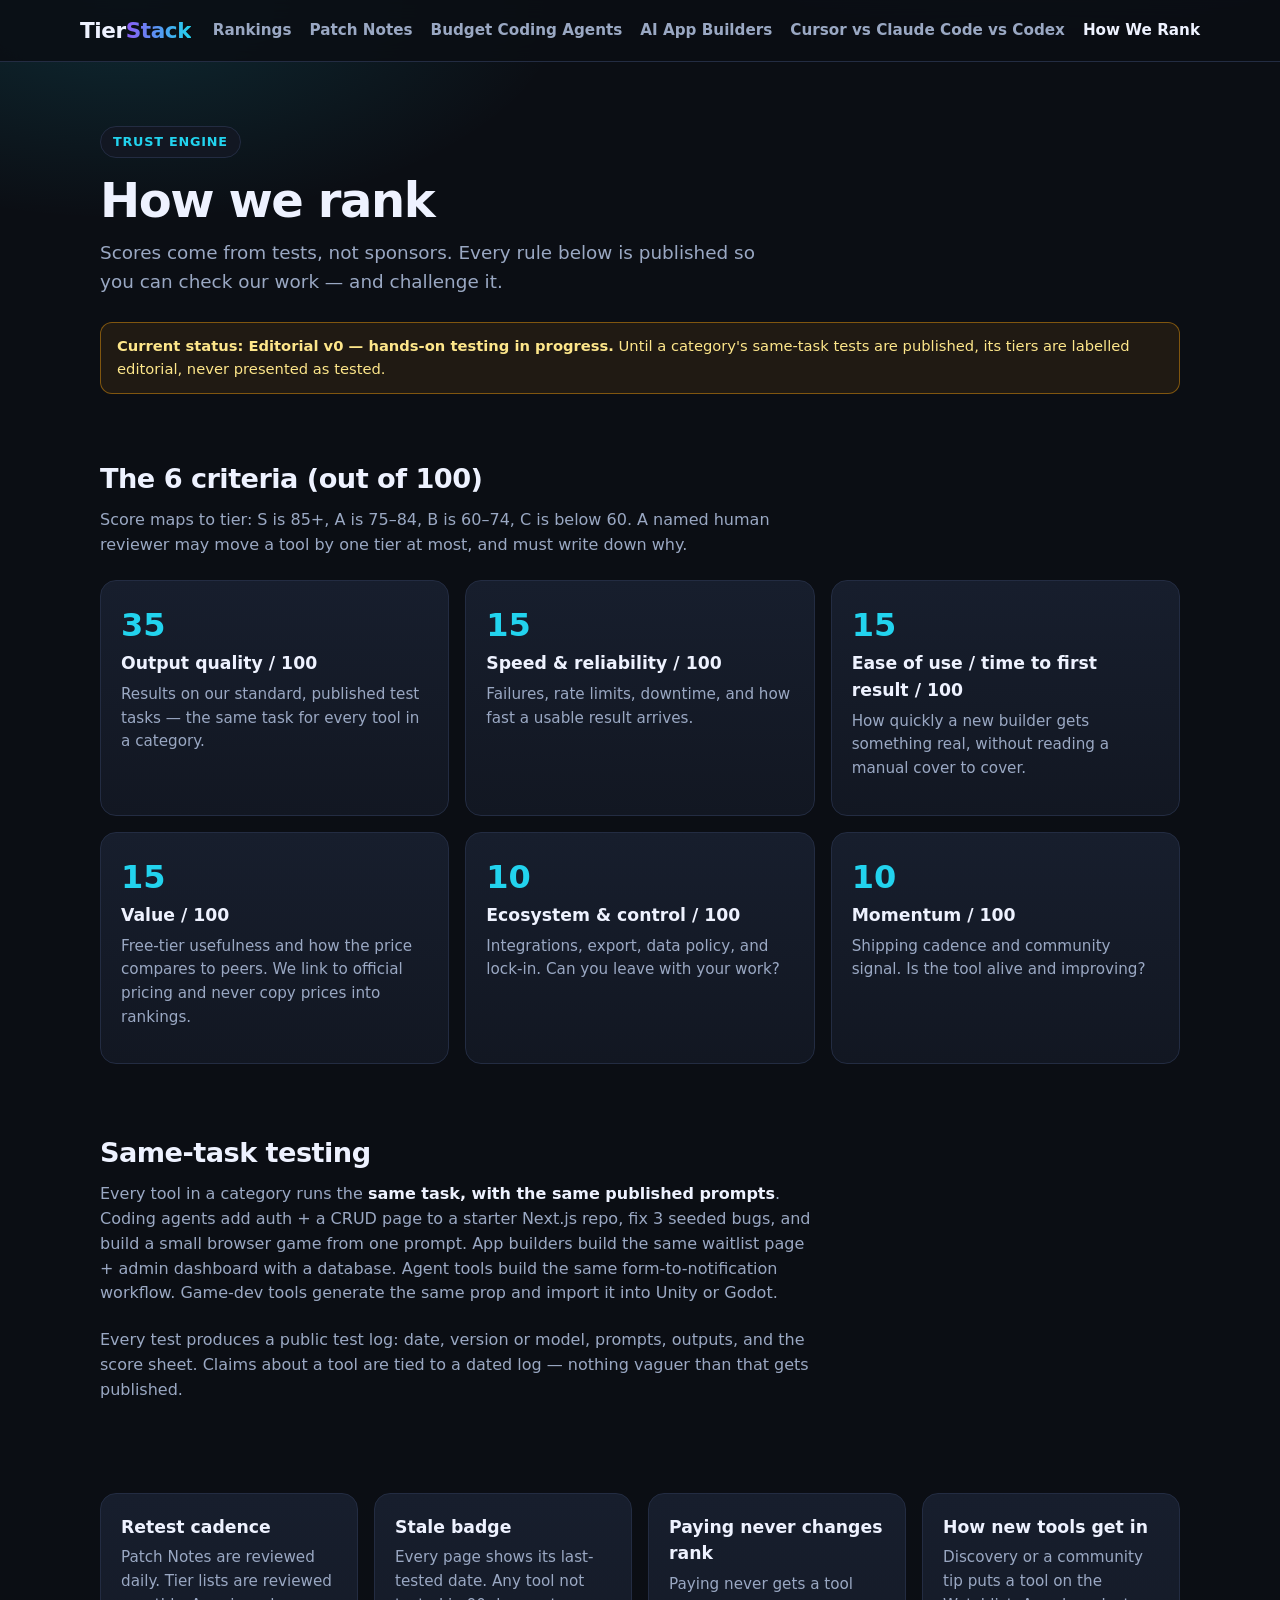
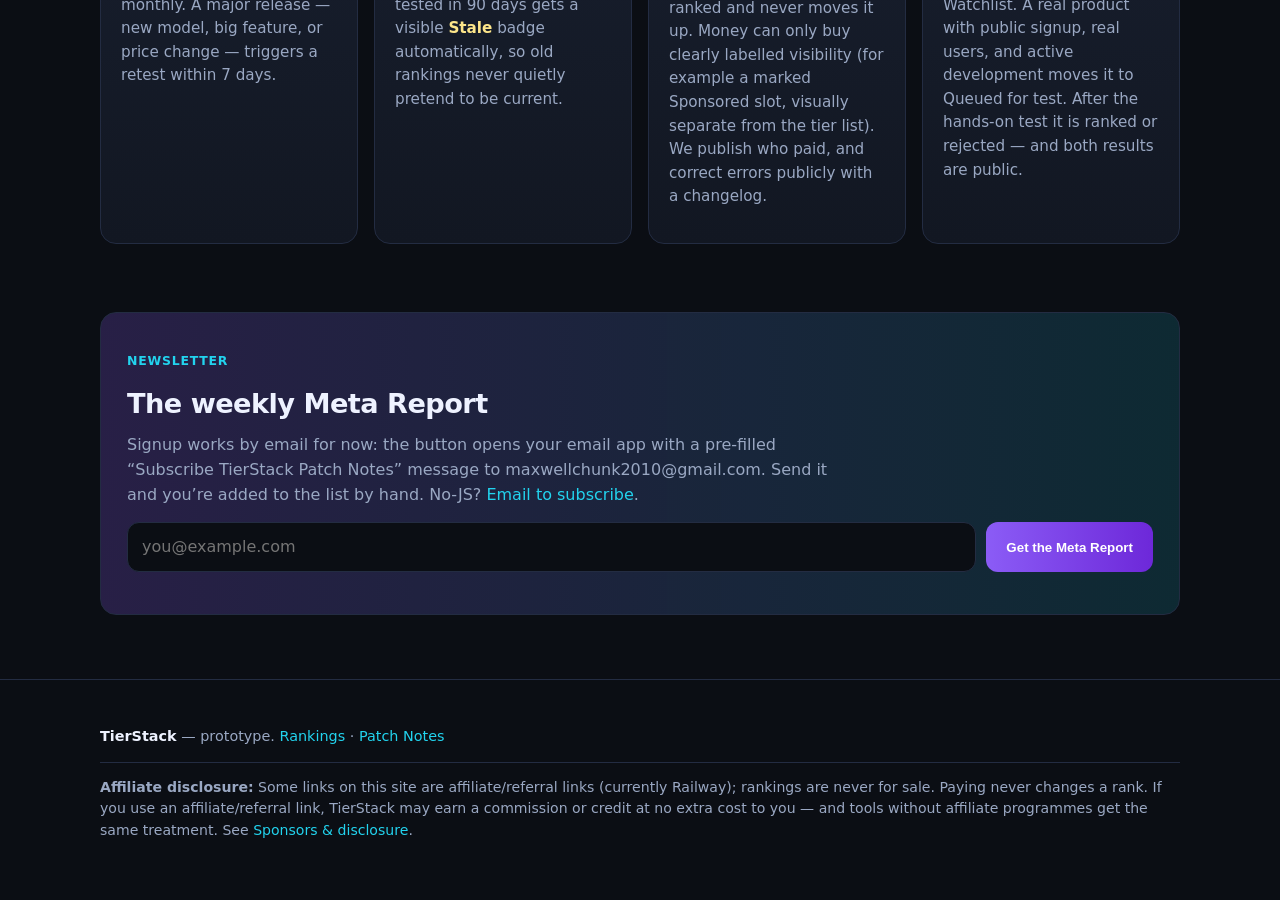
<file: how-we-rank.html>
<!DOCTYPE html>
<html lang="en">
<head>
<meta charset="UTF-8">
<meta name="viewport" content="width=device-width, initial-scale=1.0">
<title>How We Rank — TierStack</title>
<meta name="description" content="The 6 ranking criteria, same-task testing, retest cadence, stale badges, and the rule that paying never changes rank.">
<link rel="canonical" href="https://maxwellchunk2010-droid.github.io/tierstack/how-we-rank.html">
<meta property="og:type" content="website">
<meta property="og:site_name" content="TierStack">
<meta property="og:title" content="How We Rank — TierStack">
<meta property="og:description" content="The 6 ranking criteria, same-task testing, retest cadence, stale badges, and the rule that paying never changes rank.">
<meta property="og:url" content="https://maxwellchunk2010-droid.github.io/tierstack/how-we-rank.html">
<script type="application/ld+json">
{"@context":"https://schema.org","@type":"AboutPage","name":"How We Rank — TierStack","url":"https://maxwellchunk2010-droid.github.io/tierstack/how-we-rank.html","description":"The 6 ranking criteria, same-task testing, retest cadence, stale badges, and the rule that paying never changes rank.","isPartOf":{"@type":"WebSite","name":"TierStack","url":"https://maxwellchunk2010-droid.github.io/tierstack/"}}
</script>
<link rel="stylesheet" href="styles.css">
</head>
<body>
<header class="site"><div class="wrap nav">
  <a class="logo" href="index.html">Tier<span>Stack</span></a>
  <nav>
    <a href="rankings.html">Rankings</a>
    <a href="releases.html">Patch Notes</a>
    <a href="coding-agents-budget.html">Budget Coding Agents</a>
    <a href="best-ai-app-builder.html">AI App Builders</a>
    <a href="cursor-vs-claude-code-vs-codex.html">Cursor vs Claude Code vs Codex</a>
    <a href="how-we-rank.html" class="active">How We Rank</a>
  </nav>
</div></header>

<main class="wrap">
  <section class="hero" style="padding-bottom:10px">
    <span class="eyebrow">Trust engine</span>
    <h1 style="font-size:clamp(2rem,4.5vw,3rem)">How we rank</h1>
    <p class="lead">Scores come from tests, not sponsors. Every rule below is published so you can check our work — and challenge it.</p>
    <div class="notice"><strong>Current status: Editorial v0 — hands-on testing in progress.</strong> Until a category's same-task tests are published, its tiers are labelled editorial, never presented as tested.</div>
  </section>

  <section>
    <h2>The 6 criteria (out of 100)</h2>
    <p class="sub">Score maps to tier: S is 85+, A is 75–84, B is 60–74, C is below 60. A named human reviewer may move a tool by one tier at most, and must write down why.</p>
    <div class="criteria" id="criteria-grid"></div>
  </section>

  <section>
    <h2>Same-task testing</h2>
    <p class="sub">Every tool in a category runs the <strong style="color:var(--text)">same task, with the same published prompts</strong>. Coding agents add auth + a CRUD page to a starter Next.js repo, fix 3 seeded bugs, and build a small browser game from one prompt. App builders build the same waitlist page + admin dashboard with a database. Agent tools build the same form-to-notification workflow. Game-dev tools generate the same prop and import it into Unity or Godot.</p>
    <p class="sub">Every test produces a public test log: date, version or model, prompts, outputs, and the score sheet. Claims about a tool are tied to a dated log — nothing vaguer than that gets published.</p>
  </section>

  <section>
    <div class="grid">
      <article class="card"><h3>Retest cadence</h3><p>Patch Notes are reviewed daily. Tier lists are reviewed monthly. A major release — new model, big feature, or price change — triggers a retest within 7 days.</p></article>
      <article class="card"><h3>Stale badge</h3><p>Every page shows its last-tested date. Any tool not tested in 90 days gets a visible <strong style="color:#fde68a">Stale</strong> badge automatically, so old rankings never quietly pretend to be current.</p></article>
      <article class="card"><h3>Paying never changes rank</h3><p>Paying never gets a tool ranked and never moves it up. Money can only buy clearly labelled visibility (for example a marked Sponsored slot, visually separate from the tier list). We publish who paid, and correct errors publicly with a changelog.</p></article>
      <article class="card"><h3>How new tools get in</h3><p>Discovery or a community tip puts a tool on the Watchlist. A real product with public signup, real users, and active development moves it to Queued for test. After the hands-on test it is ranked or rejected — and both results are public.</p></article>
    </div>
  </section>

  <section>
    <div class="newsletter">
      <p class="kicker">Newsletter</p>
      <h2>The weekly Meta Report</h2>
      <p class="sub" style="margin-bottom:0">Signup works by email for now: the button opens your email app with a pre-filled &ldquo;Subscribe TierStack Patch Notes&rdquo; message to maxwellchunk2010@gmail.com. Send it and you&rsquo;re added to the list by hand. No-JS? <a href="mailto:maxwellchunk2010@gmail.com?subject=Subscribe%20TierStack%20Patch%20Notes">Email to subscribe</a>.</p>
      <form class="newsletter-form" action="mailto:maxwellchunk2010@gmail.com?subject=Subscribe%20TierStack%20Patch%20Notes" method="get">
        <input type="email" placeholder="you@example.com" aria-label="Email address" name="email" required>
        <button class="btn primary" type="submit">Get the Meta Report</button>
        <p class="form-msg" style="width:100%;color:var(--muted);margin:6px 0 0"></p>
      </form>
    </div>
  </section>
</main>

<footer class="site"><div class="wrap">
  <p><strong style="color:var(--text)">TierStack</strong> — prototype. <a href="rankings.html">Rankings</a> &middot; <a href="releases.html">Patch Notes</a></p>
  <p class="disclosure"><strong>Affiliate disclosure:</strong> Some links on this site are affiliate/referral links (currently Railway); rankings are never for sale. Paying never changes a rank. If you use an affiliate/referral link, TierStack may earn a commission or credit at no extra cost to you &mdash; and tools without affiliate programmes get the same treatment. See <a href="sponsors.html">Sponsors &amp; disclosure</a>.</p>
</div></footer>
<script src="data.js"></script>
<script src="app.js"></script>
</body>
</html>
</file>
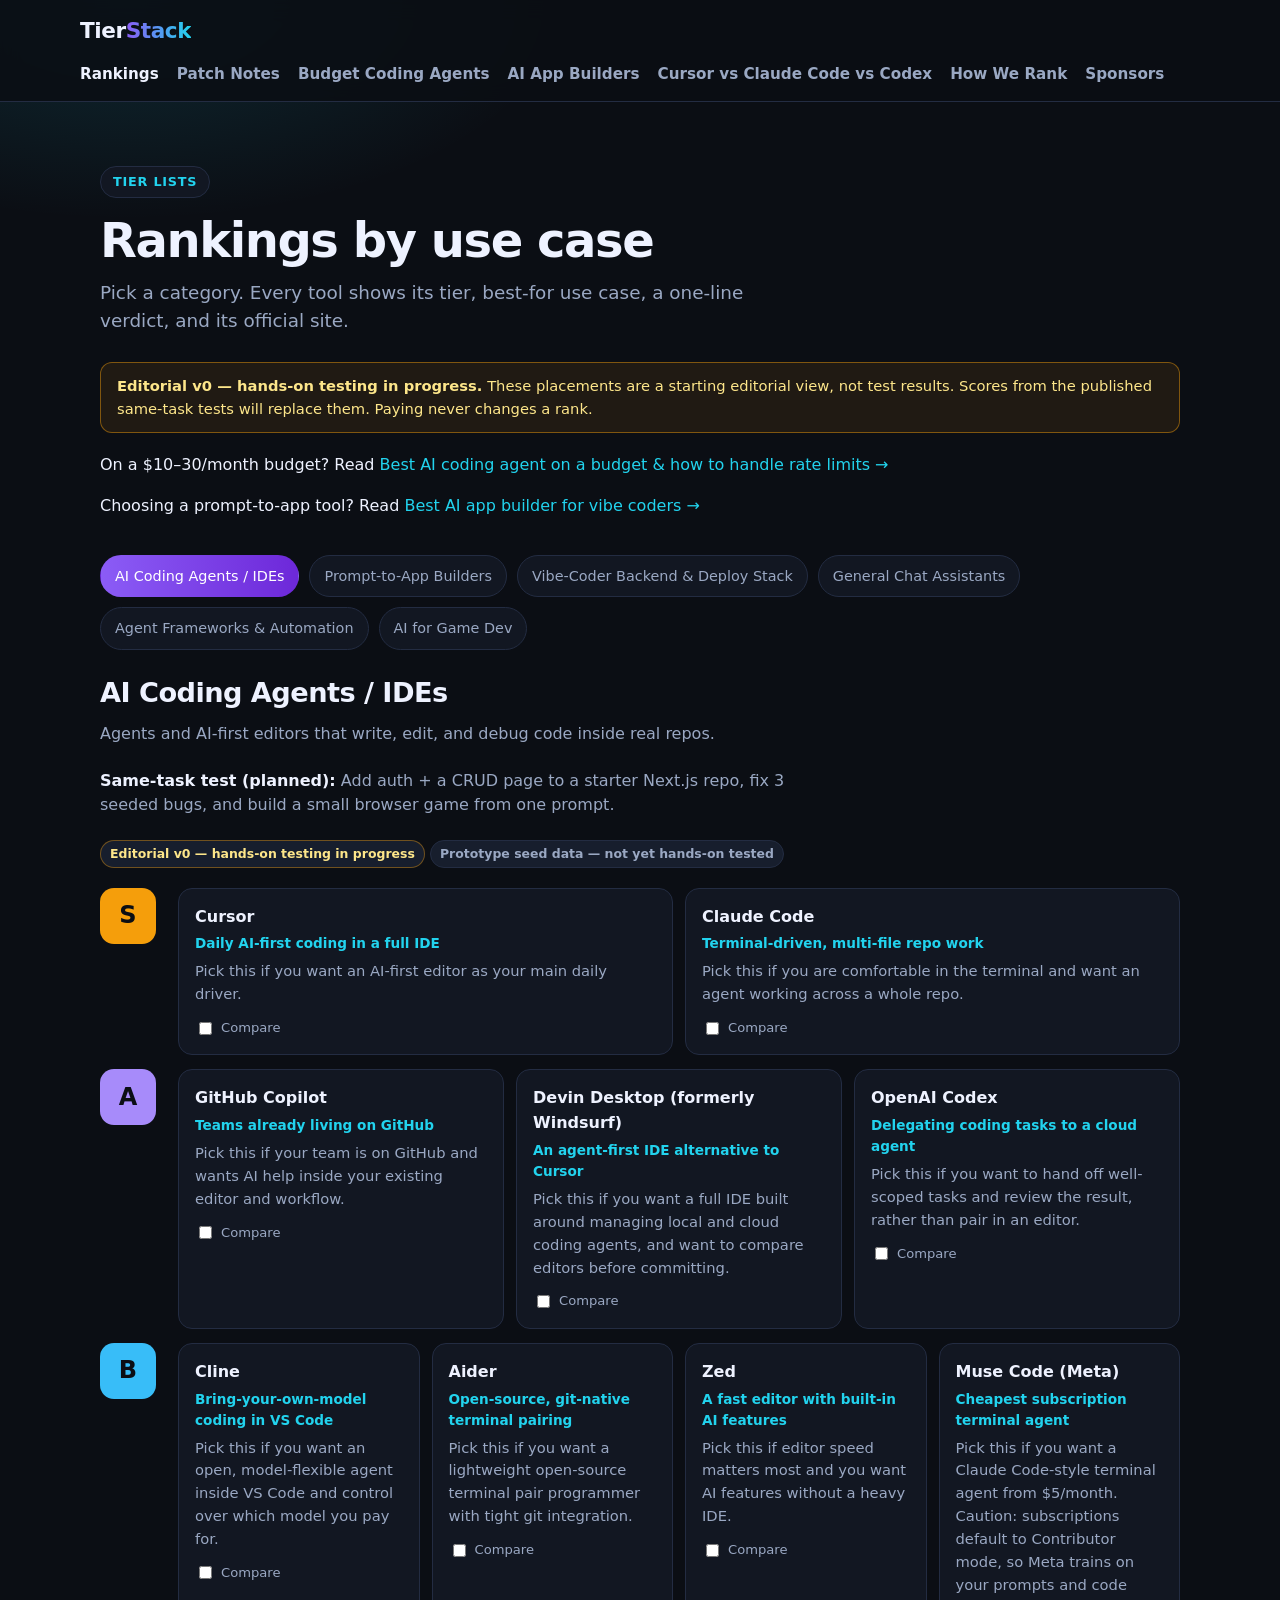
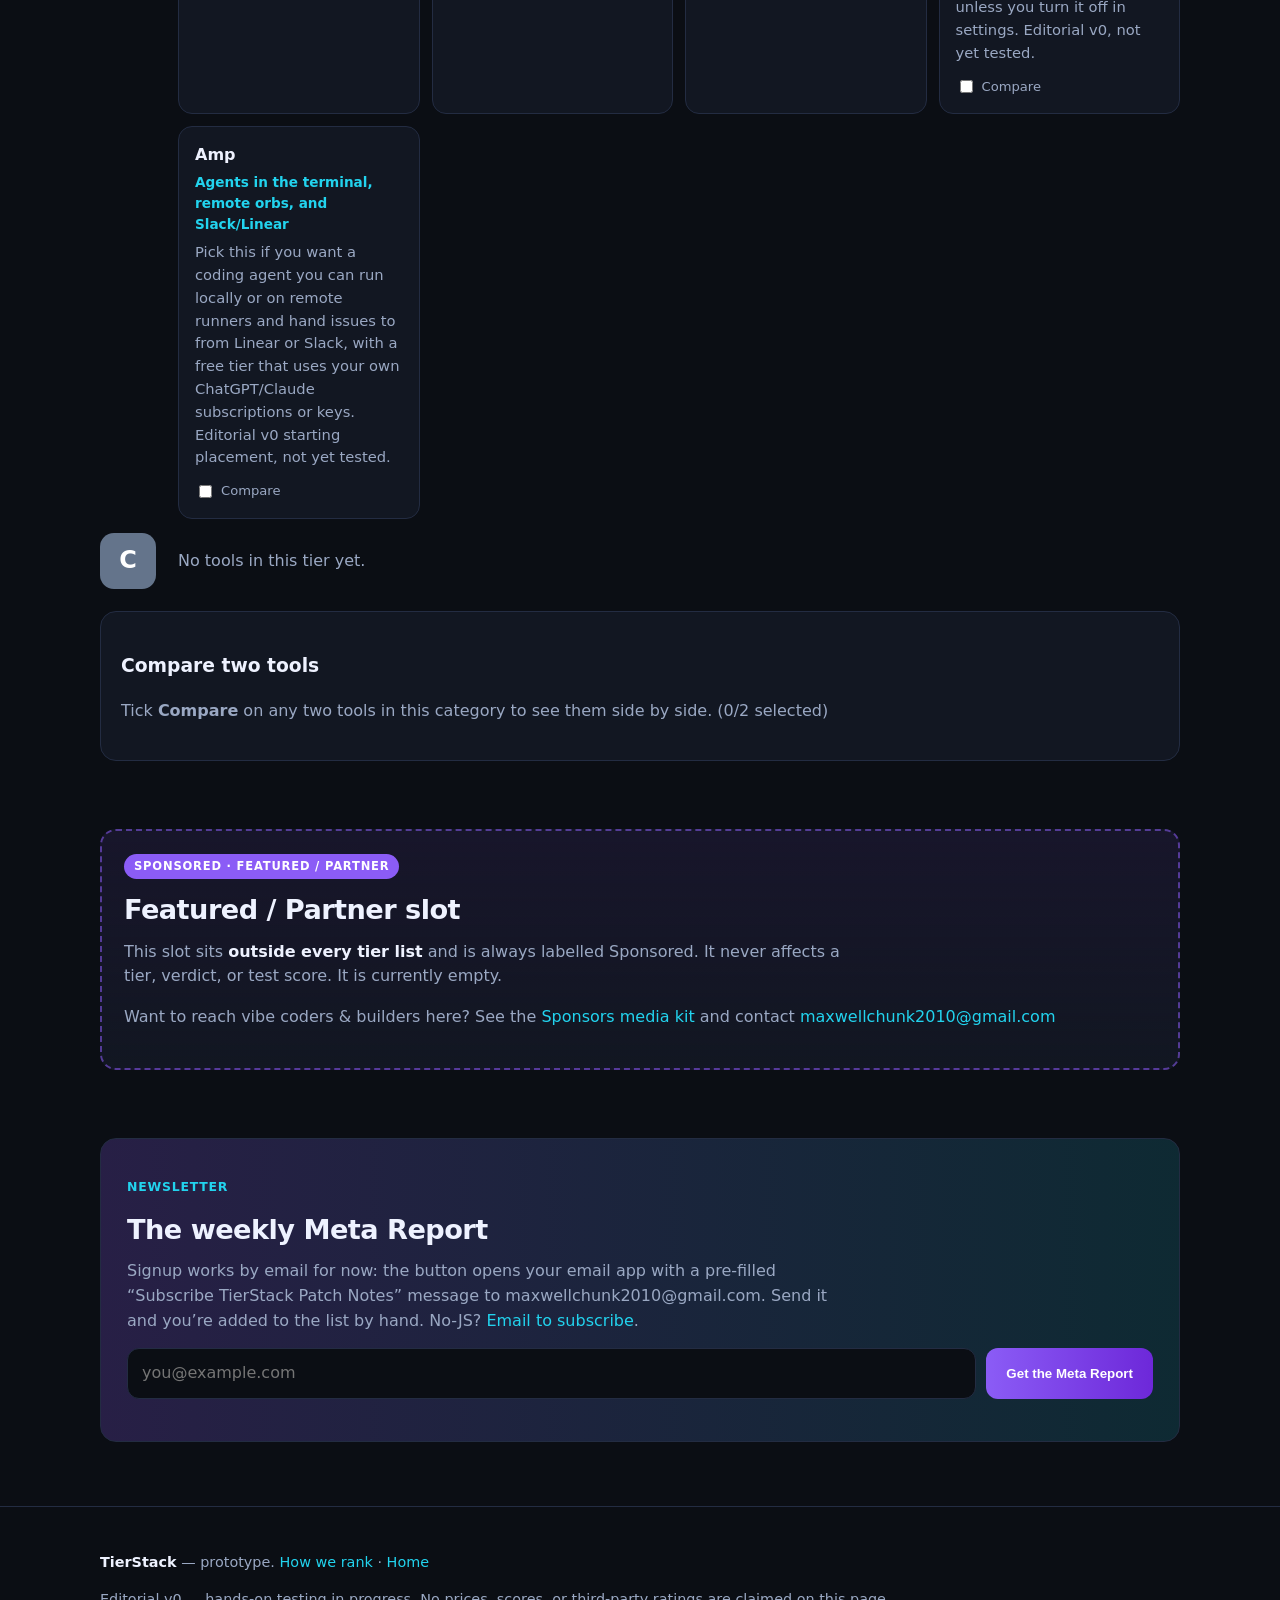
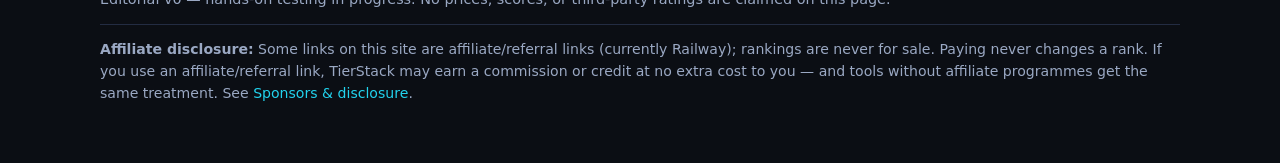
<file: rankings.html>
<!DOCTYPE html>
<html lang="en">
<head>
<meta charset="UTF-8">
<meta name="viewport" content="width=device-width, initial-scale=1.0">
<title>Rankings — TierStack</title>
<meta name="description" content="S/A/B/C tier lists for AI tools, by use case. Editorial v0 — hands-on testing in progress.">
<link rel="canonical" href="https://maxwellchunk2010-droid.github.io/tierstack/rankings.html">
<meta property="og:type" content="website">
<meta property="og:site_name" content="TierStack">
<meta property="og:title" content="Rankings — TierStack">
<meta property="og:description" content="S/A/B/C tier lists for AI tools, by use case. Editorial v0 — hands-on testing in progress.">
<meta property="og:url" content="https://maxwellchunk2010-droid.github.io/tierstack/rankings.html">
<script type="application/ld+json">
{"@context":"https://schema.org","@type":"CollectionPage","name":"Rankings — TierStack","url":"https://maxwellchunk2010-droid.github.io/tierstack/rankings.html","description":"S/A/B/C tier lists for AI tools, by use case. Editorial v0 — hands-on testing in progress.","isPartOf":{"@type":"WebSite","name":"TierStack","url":"https://maxwellchunk2010-droid.github.io/tierstack/"}}
</script>
<link rel="stylesheet" href="styles.css">
</head>
<body>
<header class="site"><div class="wrap nav">
  <a class="logo" href="index.html">Tier<span>Stack</span></a>
  <nav>
    <a href="rankings.html" class="active">Rankings</a>
    <a href="releases.html">Patch Notes</a>
    <a href="coding-agents-budget.html">Budget Coding Agents</a>
    <a href="best-ai-app-builder.html">AI App Builders</a>
    <a href="cursor-vs-claude-code-vs-codex.html">Cursor vs Claude Code vs Codex</a>
    <a href="how-we-rank.html">How We Rank</a>
    <a href="sponsors.html">Sponsors</a>
  </nav>
</div></header>

<main class="wrap">
  <section class="hero" style="padding-bottom:10px">
    <span class="eyebrow">Tier lists</span>
    <h1 style="font-size:clamp(2rem,4.5vw,3rem)">Rankings by use case</h1>
    <p class="lead">Pick a category. Every tool shows its tier, best-for use case, a one-line verdict, and its official site.</p>
    <div class="notice"><strong>Editorial v0 — hands-on testing in progress.</strong> These placements are a starting editorial view, not test results. Scores from the published same-task tests will replace them. Paying never changes a rank.</div>
    <p style="margin-top:12px">On a $10&ndash;30/month budget? Read <a href="coding-agents-budget.html">Best AI coding agent on a budget &amp; how to handle rate limits &rarr;</a></p>
    <p>Choosing a prompt-to-app tool? Read <a href="best-ai-app-builder.html">Best AI app builder for vibe coders &rarr;</a></p>
  </section>

  <section style="padding-top:10px">
    <div class="tabs" id="category-tabs" role="tablist" aria-label="Categories"></div>
    <div id="category-info"></div>
    <div class="tier-board" id="tier-board" style="margin-top:20px"></div>
<!-- static-tiers:start -->
<noscript><section class="static-tiers" aria-label="Tier lists (plain HTML)"><p>Editorial v0 — hands-on testing in progress. Paying never changes a rank.</p>
<h2>AI Coding Agents / IDEs</h2><ul>
<li><strong>S</strong> <a href="https://cursor.com" rel="noopener">Cursor</a>: best for Daily AI-first coding in a full IDE. Pick this if you want an AI-first editor as your main daily driver.</li>
<li><strong>S</strong> <a href="https://claude.com" rel="noopener">Claude Code</a>: best for Terminal-driven, multi-file repo work. Pick this if you are comfortable in the terminal and want an agent working across a whole repo.</li>
<li><strong>A</strong> <a href="https://github.com/features/copilot" rel="noopener">GitHub Copilot</a>: best for Teams already living on GitHub. Pick this if your team is on GitHub and wants AI help inside your existing editor and workflow.</li>
<li><strong>A</strong> <a href="https://devin.ai/desktop" rel="noopener">Devin Desktop (formerly Windsurf)</a>: best for An agent-first IDE alternative to Cursor. Pick this if you want a full IDE built around managing local and cloud coding agents, and want to compare editors before committing.</li>
<li><strong>A</strong> <a href="https://openai.com" rel="noopener">OpenAI Codex</a>: best for Delegating coding tasks to a cloud agent. Pick this if you want to hand off well-scoped tasks and review the result, rather than pair in an editor.</li>
<li><strong>B</strong> <a href="https://cline.bot" rel="noopener">Cline</a>: best for Bring-your-own-model coding in VS Code. Pick this if you want an open, model-flexible agent inside VS Code and control over which model you pay for.</li>
<li><strong>B</strong> <a href="https://aider.chat" rel="noopener">Aider</a>: best for Open-source, git-native terminal pairing. Pick this if you want a lightweight open-source terminal pair programmer with tight git integration.</li>
<li><strong>B</strong> <a href="https://zed.dev" rel="noopener">Zed</a>: best for A fast editor with built-in AI features. Pick this if editor speed matters most and you want AI features without a heavy IDE.</li>
<li><strong>B</strong> <a href="https://dev.meta.ai/products/muse-code" rel="noopener">Muse Code (Meta)</a>: best for Cheapest subscription terminal agent. Pick this if you want a Claude Code-style terminal agent from $5/month. Caution: subscriptions default to Contributor mode, so Meta trains on your prompts and code unless you turn it off in settings. Editorial v0, not yet tested.</li>
<li><strong>B</strong> <a href="https://ampcode.com" rel="noopener">Amp</a>: best for Agents in the terminal, remote orbs, and Slack/Linear. Pick this if you want a coding agent you can run locally or on remote runners and hand issues to from Linear or Slack, with a free tier that uses your own ChatGPT/Claude subscriptions or keys. Editorial v0 starting placement, not yet tested.</li>
</ul>
<h2>Prompt-to-App Builders</h2><ul>
<li><strong>S</strong> <a href="https://lovable.dev" rel="noopener">Lovable</a>: best for Prompt-to-full-stack app, fast. Pick this if you want to go from an idea to a working full-stack app by describing it.</li>
<li><strong>A</strong> <a href="https://bolt.new" rel="noopener">Bolt.new</a>: best for Building and iterating in the browser. Pick this if you want to build, edit, and deploy a web app entirely in the browser.</li>
<li><strong>A</strong> <a href="https://v0.app" rel="noopener">v0 by Vercel</a>: best for Generating polished web UIs and apps. Pick this if UI quality matters most and your stack leans toward Vercel / Next.js.</li>
<li><strong>A</strong> <a href="https://replit.com" rel="noopener">Replit Agent</a>: best for Idea-to-deployed app inside Replit. Pick this if you want building, hosting, and deploying handled in one place.</li>
<li><strong>C</strong> <a href="https://firebase.google.com/docs/studio" rel="noopener">Firebase Studio</a>: best for Existing users finishing or migrating projects. Moved B to C: closed to new signups and new workspaces on June 22, 2026, and shutting down March 22, 2027 (official Firebase docs). New users should pick another builder; existing users should plan a migration to Google AI Studio or Google Antigravity.</li>
</ul>
<h2>Vibe-Coder Backend &amp; Deploy Stack</h2><ul>
<li><strong>S</strong> <a href="https://supabase.com" rel="noopener">Supabase</a>: best for Postgres database, auth, and storage in one. Pick this if you want an open-source-friendly backend with a real Postgres database under it.</li>
<li><strong>S</strong> <a href="https://vercel.com" rel="noopener">Vercel</a>: best for Deploying Next.js and frontend apps. Pick this if you are shipping a Next.js / frontend app and want the simplest path to a live URL.</li>
<li><strong>A</strong> <a href="https://clerk.com" rel="noopener">Clerk</a>: best for Drop-in authentication and user management. Pick this if you want polished sign-in, sign-up, and user management without building auth yourself.</li>
<li><strong>A</strong> <a href="https://firebase.google.com" rel="noopener">Firebase</a>: best for Google-backed backend for web and mobile. Pick this if you want a mature all-in-one backend, especially for mobile or realtime apps.</li>
<li><strong>A</strong> <a href="https://www.netlify.com" rel="noopener">Netlify</a>: best for Deploying static sites and Jamstack apps. Pick this if you are deploying a frontend / Jamstack site and want a simple, established host.</li>
<li><strong>B</strong> <a href="https://neon.com" rel="noopener">Neon</a>: best for Serverless Postgres on its own. Pick this if you want serverless Postgres you can pair with any frontend or auth provider.</li>
<li><strong>B</strong> <a href="https://railway.com?referralCode=KpJteX" rel="noopener sponsored">Railway</a> (referral link): best for Deploying backends and services simply. Pick this if you need to deploy a backend service, worker, or database without cloud-console complexity.</li>
</ul>
<h2>General Chat Assistants</h2><ul>
<li><strong>S</strong> <a href="https://chatgpt.com" rel="noopener">ChatGPT</a>: best for All-round assistant with a broad ecosystem. Pick this if you want the default all-rounder and the widest set of built-in tools and integrations.</li>
<li><strong>S</strong> <a href="https://claude.ai" rel="noopener">Claude</a>: best for Writing, reasoning, and coding help. Pick this if you do a lot of writing, analysis, or coding and prefer its tone and reasoning style.</li>
<li><strong>A</strong> <a href="https://gemini.google.com" rel="noopener">Gemini</a>: best for Google ecosystem and long documents. Pick this if you live in Google Workspace or work with very long documents and media.</li>
<li><strong>A</strong> <a href="https://grok.com" rel="noopener">Grok</a>: best for X-connected, real-time-flavoured answers. Pick this if you want an assistant closely tied to X and current conversation there.</li>
<li><strong>B</strong> <a href="https://copilot.microsoft.com" rel="noopener">Microsoft Copilot</a>: best for Microsoft 365 and Windows users. Pick this if your work lives in Microsoft 365 and Windows and you want the assistant built into it.</li>
<li><strong>B</strong> <a href="https://www.deepseek.com" rel="noopener">DeepSeek</a>: best for Trying open-weight-style models via chat. Pick this if you want to try a capable non-US-lab assistant and compare it against your current default.</li>
</ul>
<h2>Agent Frameworks &amp; Automation</h2><ul>
<li><strong>S</strong> <a href="https://n8n.io" rel="noopener">n8n</a>: best for Self-hostable workflow + AI automation. Pick this if you want powerful workflow automation you can self-host and extend with code.</li>
<li><strong>A</strong> <a href="https://zapier.com" rel="noopener">Zapier</a>: best for Connecting apps without code, fast. Pick this if you need the widest set of ready-made app connections and the least setup friction.</li>
<li><strong>A</strong> <a href="https://www.make.com" rel="noopener">Make</a>: best for Visual, more complex automation scenarios. Pick this if you want a visual builder for branching, multi-step automations beyond simple triggers.</li>
<li><strong>A</strong> <a href="https://www.langchain.com" rel="noopener">LangGraph</a>: best for Building stateful agents in code. Pick this if you are a developer building agents as code and need control over state and flow.</li>
<li><strong>B</strong> <a href="https://www.crewai.com" rel="noopener">CrewAI</a>: best for Role-based multi-agent crews in Python. Pick this if the 'crew of agents with roles' model fits how you think about your workflow.</li>
<li><strong>B</strong> <a href="https://openai.com" rel="noopener">OpenAI Agents SDK</a>: best for Building agents on OpenAI models in code. Pick this if you are standardising on OpenAI models and want their first-party agent toolkit.</li>
</ul>
<h2>AI for Game Dev</h2><ul>
<li><strong>A</strong> <a href="https://www.meshy.ai" rel="noopener">Meshy</a>: best for Text/image to 3D models for games. Pick this if you need 3D props and assets quickly for prototypes or jams.</li>
<li><strong>A</strong> <a href="https://www.tripo3d.ai" rel="noopener">Tripo</a>: best for Fast AI 3D model generation. Pick this as a second 3D generator to compare against Meshy on your own asset prompts.</li>
<li><strong>A</strong> <a href="https://www.scenario.com" rel="noopener">Scenario</a>: best for Consistent, custom-trained game art. Pick this if you need game art in a consistent style you can train and reuse across a project.</li>
<li><strong>B</strong> <a href="https://rosebud.ai" rel="noopener">Rosebud AI</a>: best for Building playable games with AI help. Pick this if you want to prototype a playable game with AI assistance rather than just assets.</li>
<li><strong>B</strong> <a href="https://inworld.ai" rel="noopener">Inworld AI</a>: best for AI characters and NPC behaviour. Pick this if your game needs conversational NPCs or AI-driven characters, not just static assets.</li>
<li><strong>B</strong> <a href="https://ludo.ai" rel="noopener">Ludo.ai</a>: best for Game ideation, research, and assets. Pick this if you want help at the concept and market-research stage of a game, before production.</li>
</ul>
</section></noscript>
<!-- static-tiers:end -->
    <div class="compare-box" id="compare-box"></div>
  </section>

  <section id="featured-partner" aria-label="Featured partner">
    <div class="sponsor-slot">
      <span class="sponsor-label">Sponsored &middot; Featured / Partner</span>
      <h2>Featured / Partner slot</h2>
      <p class="sub" style="margin-bottom:12px">This slot sits <strong style="color:var(--text)">outside every tier list</strong> and is always labelled Sponsored. It never affects a tier, verdict, or test score. It is currently empty.</p>
      <p style="color:var(--muted)">Want to reach vibe coders &amp; builders here? See the <a href="sponsors.html">Sponsors media kit</a> and contact <a href="mailto:maxwellchunk2010@gmail.com">maxwellchunk2010@gmail.com</a></p>
    </div>
  </section>
  <section>
    <div class="newsletter">
      <p class="kicker">Newsletter</p>
      <h2>The weekly Meta Report</h2>
      <p class="sub" style="margin-bottom:0">Signup works by email for now: the button opens your email app with a pre-filled &ldquo;Subscribe TierStack Patch Notes&rdquo; message to maxwellchunk2010@gmail.com. Send it and you&rsquo;re added to the list by hand. No-JS? <a href="mailto:maxwellchunk2010@gmail.com?subject=Subscribe%20TierStack%20Patch%20Notes">Email to subscribe</a>.</p>
      <form class="newsletter-form" action="mailto:maxwellchunk2010@gmail.com?subject=Subscribe%20TierStack%20Patch%20Notes" method="get">
        <input type="email" placeholder="you@example.com" aria-label="Email address" name="email" required>
        <button class="btn primary" type="submit">Get the Meta Report</button>
        <p class="form-msg" style="width:100%;color:var(--muted);margin:6px 0 0"></p>
      </form>
    </div>
  </section>
</main>

<footer class="site"><div class="wrap">
  <p><strong style="color:var(--text)">TierStack</strong> — prototype. <a href="how-we-rank.html">How we rank</a> &middot; <a href="index.html">Home</a></p>
  <p>Editorial v0 — hands-on testing in progress. No prices, scores, or third-party ratings are claimed on this page.</p>
  <p class="disclosure"><strong>Affiliate disclosure:</strong> Some links on this site are affiliate/referral links (currently Railway); rankings are never for sale. Paying never changes a rank. If you use an affiliate/referral link, TierStack may earn a commission or credit at no extra cost to you &mdash; and tools without affiliate programmes get the same treatment. See <a href="sponsors.html">Sponsors &amp; disclosure</a>.</p>
</div></footer>
<script src="data.js"></script>
<script src="app.js"></script>
</body>
</html>
</file>
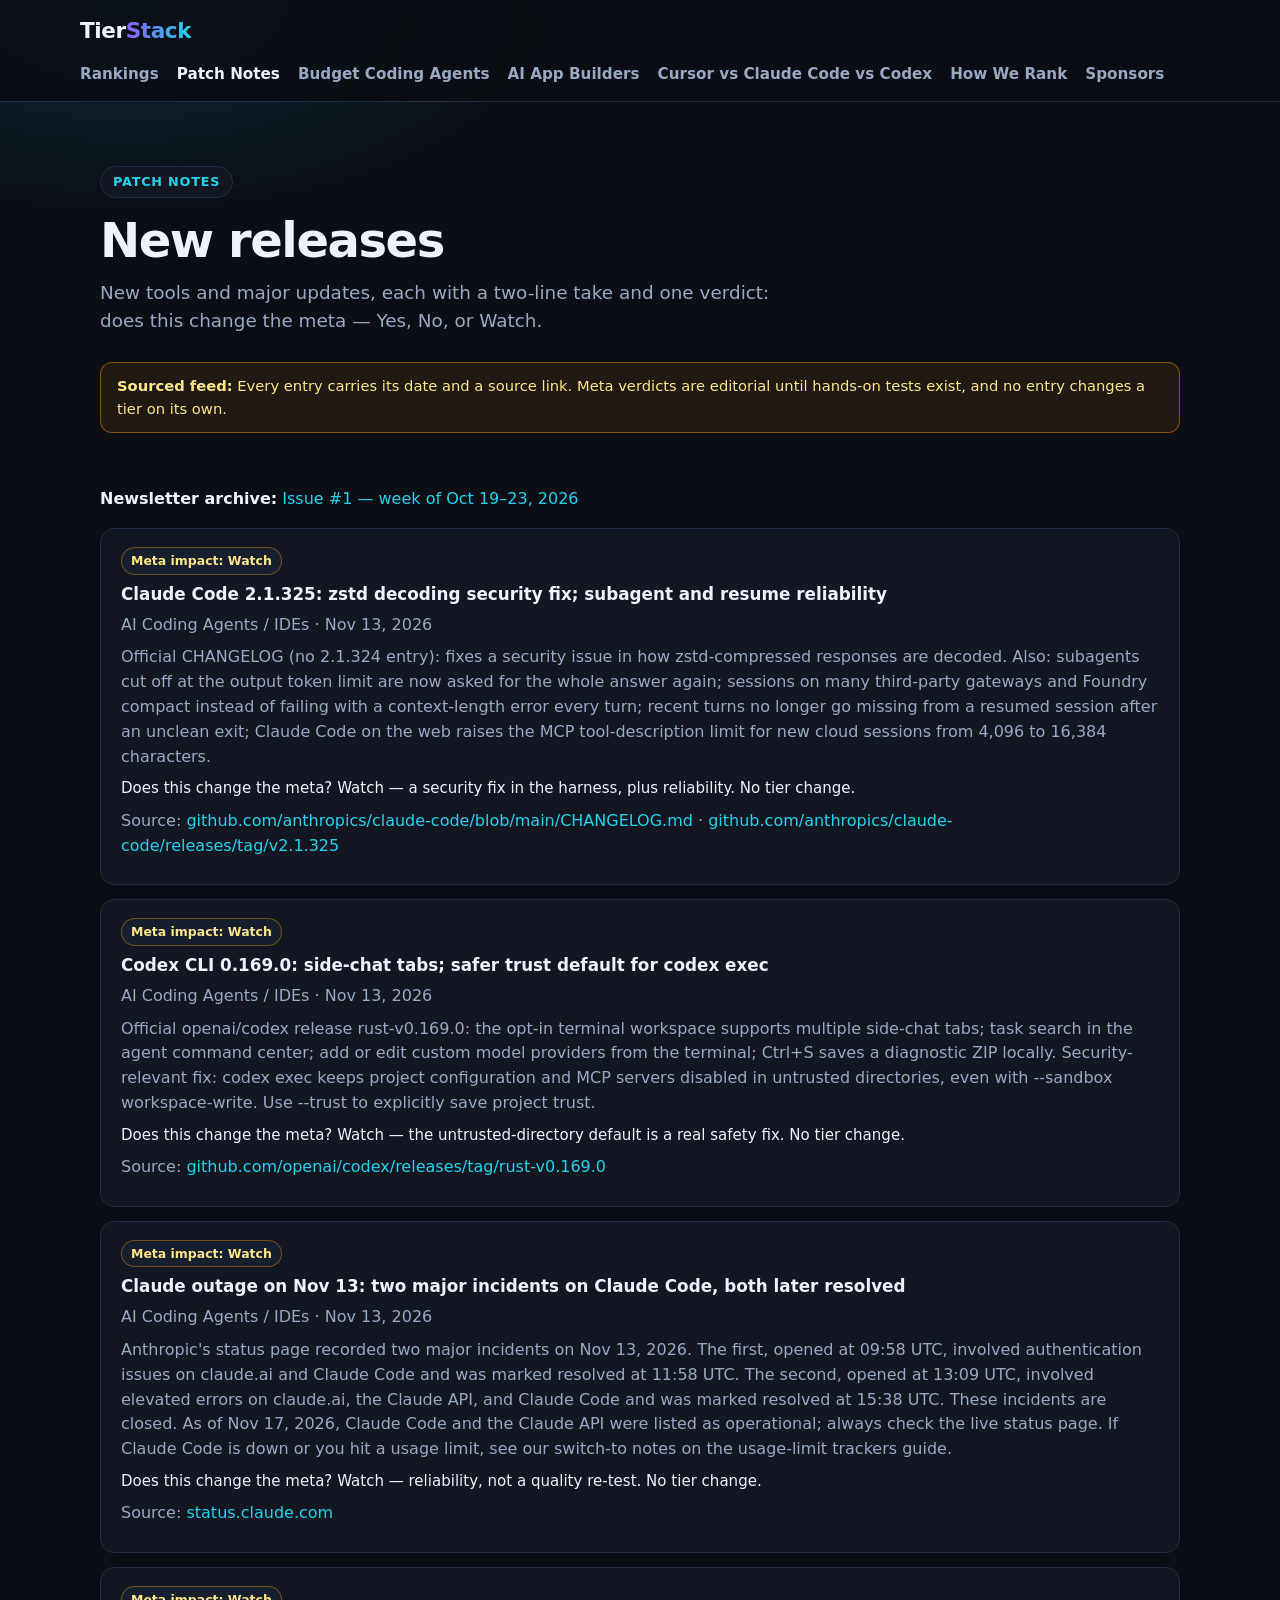
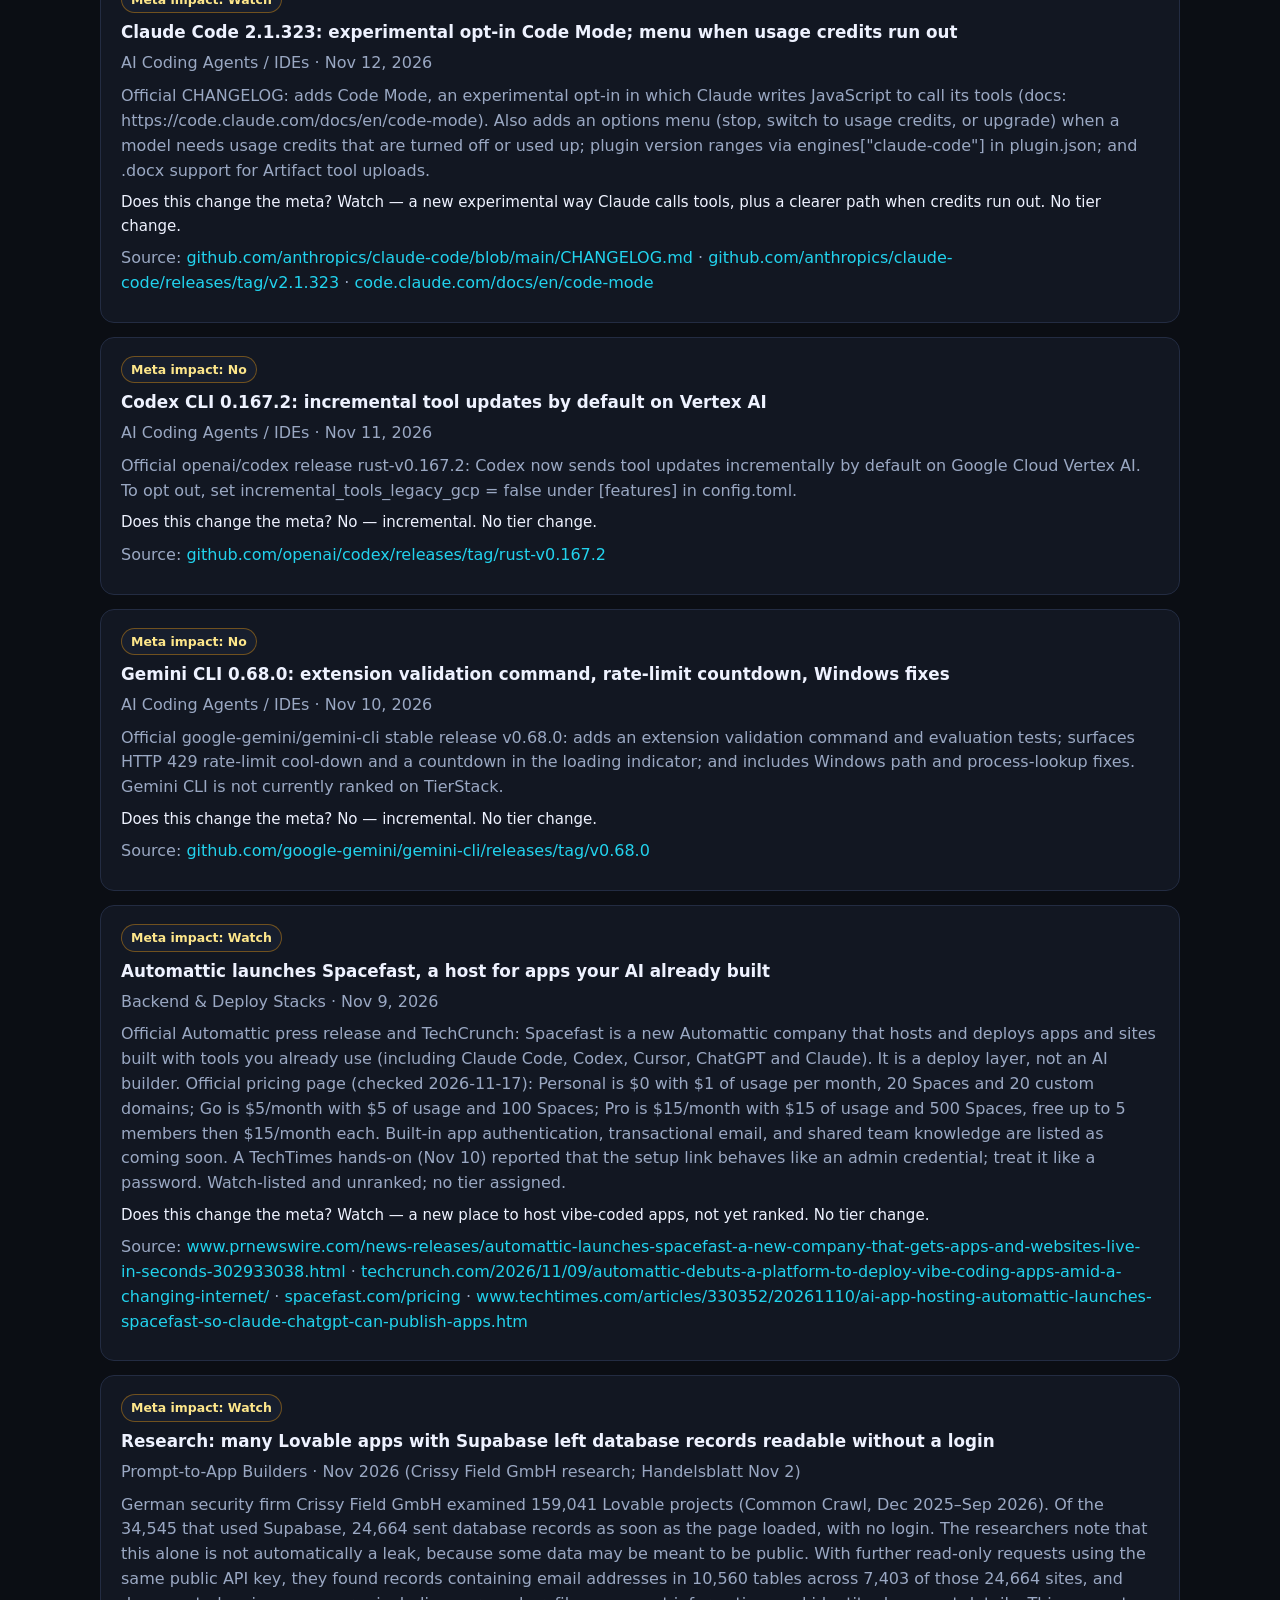
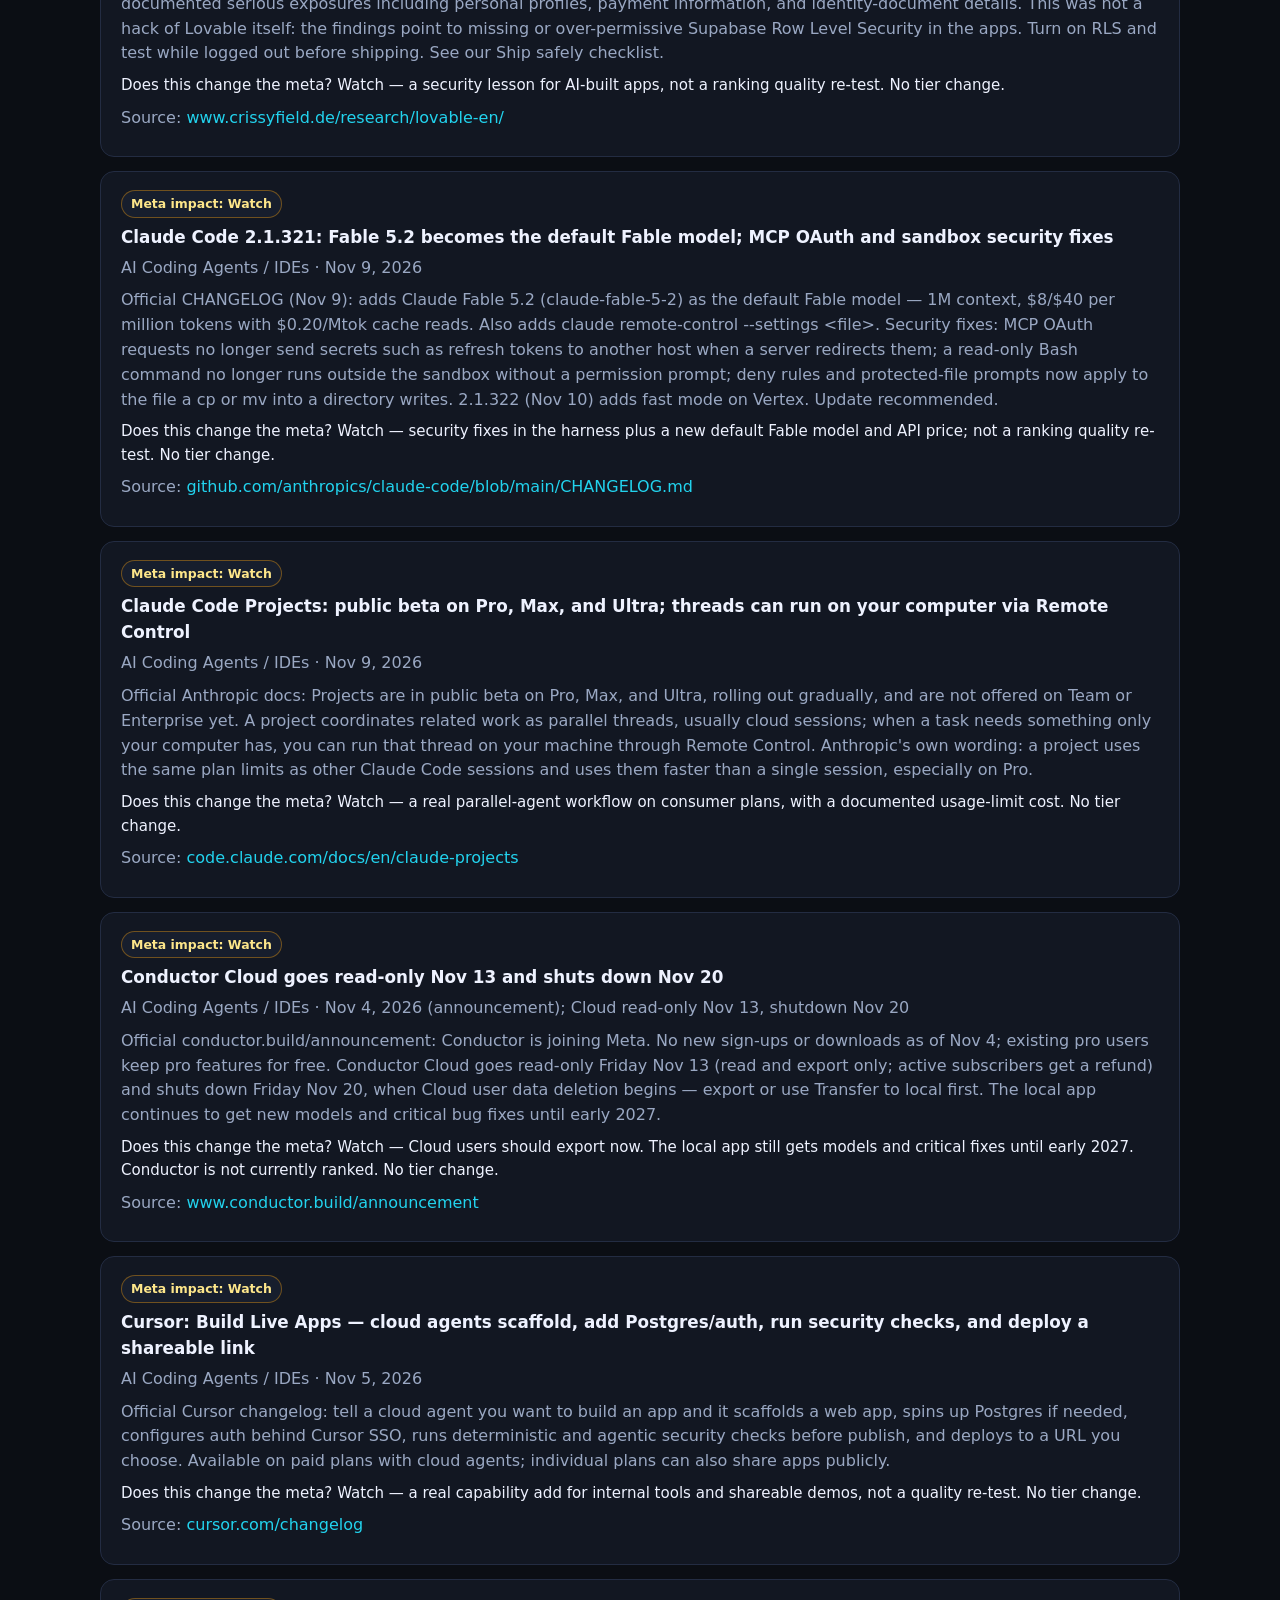
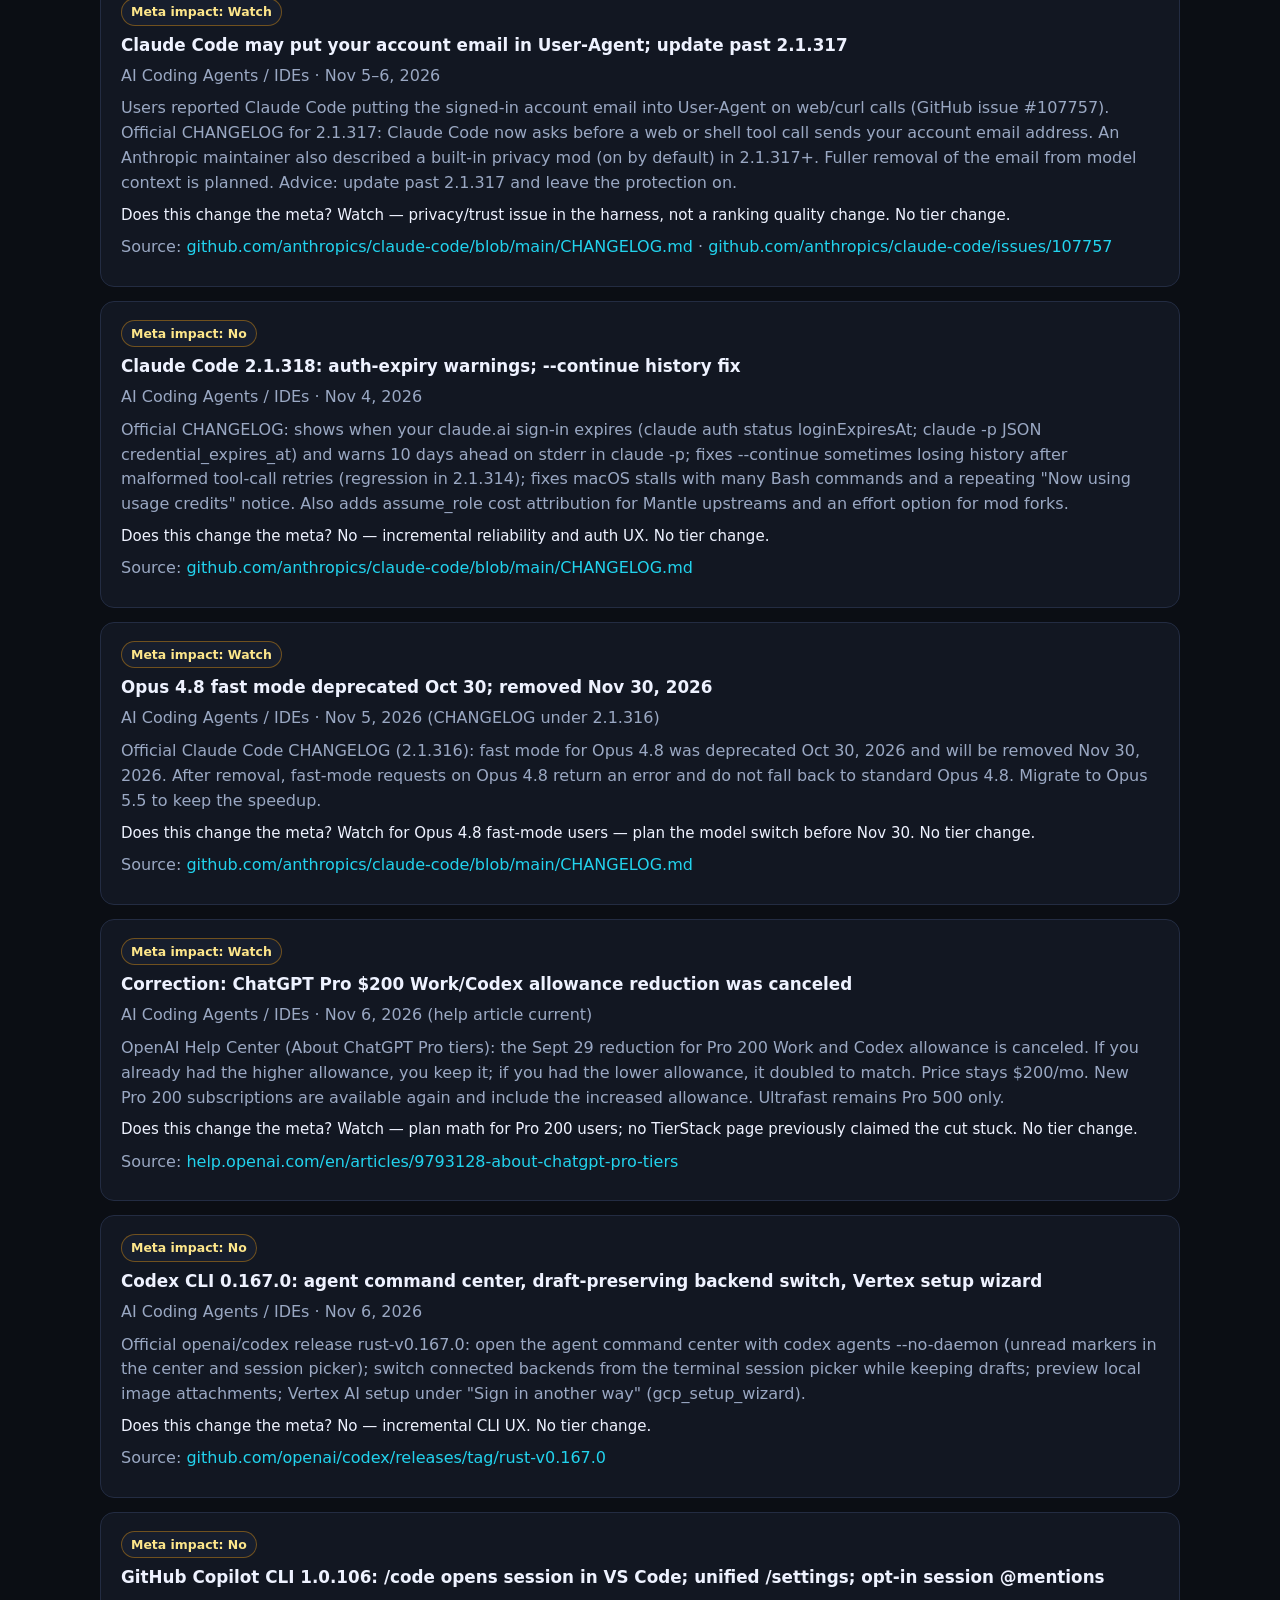
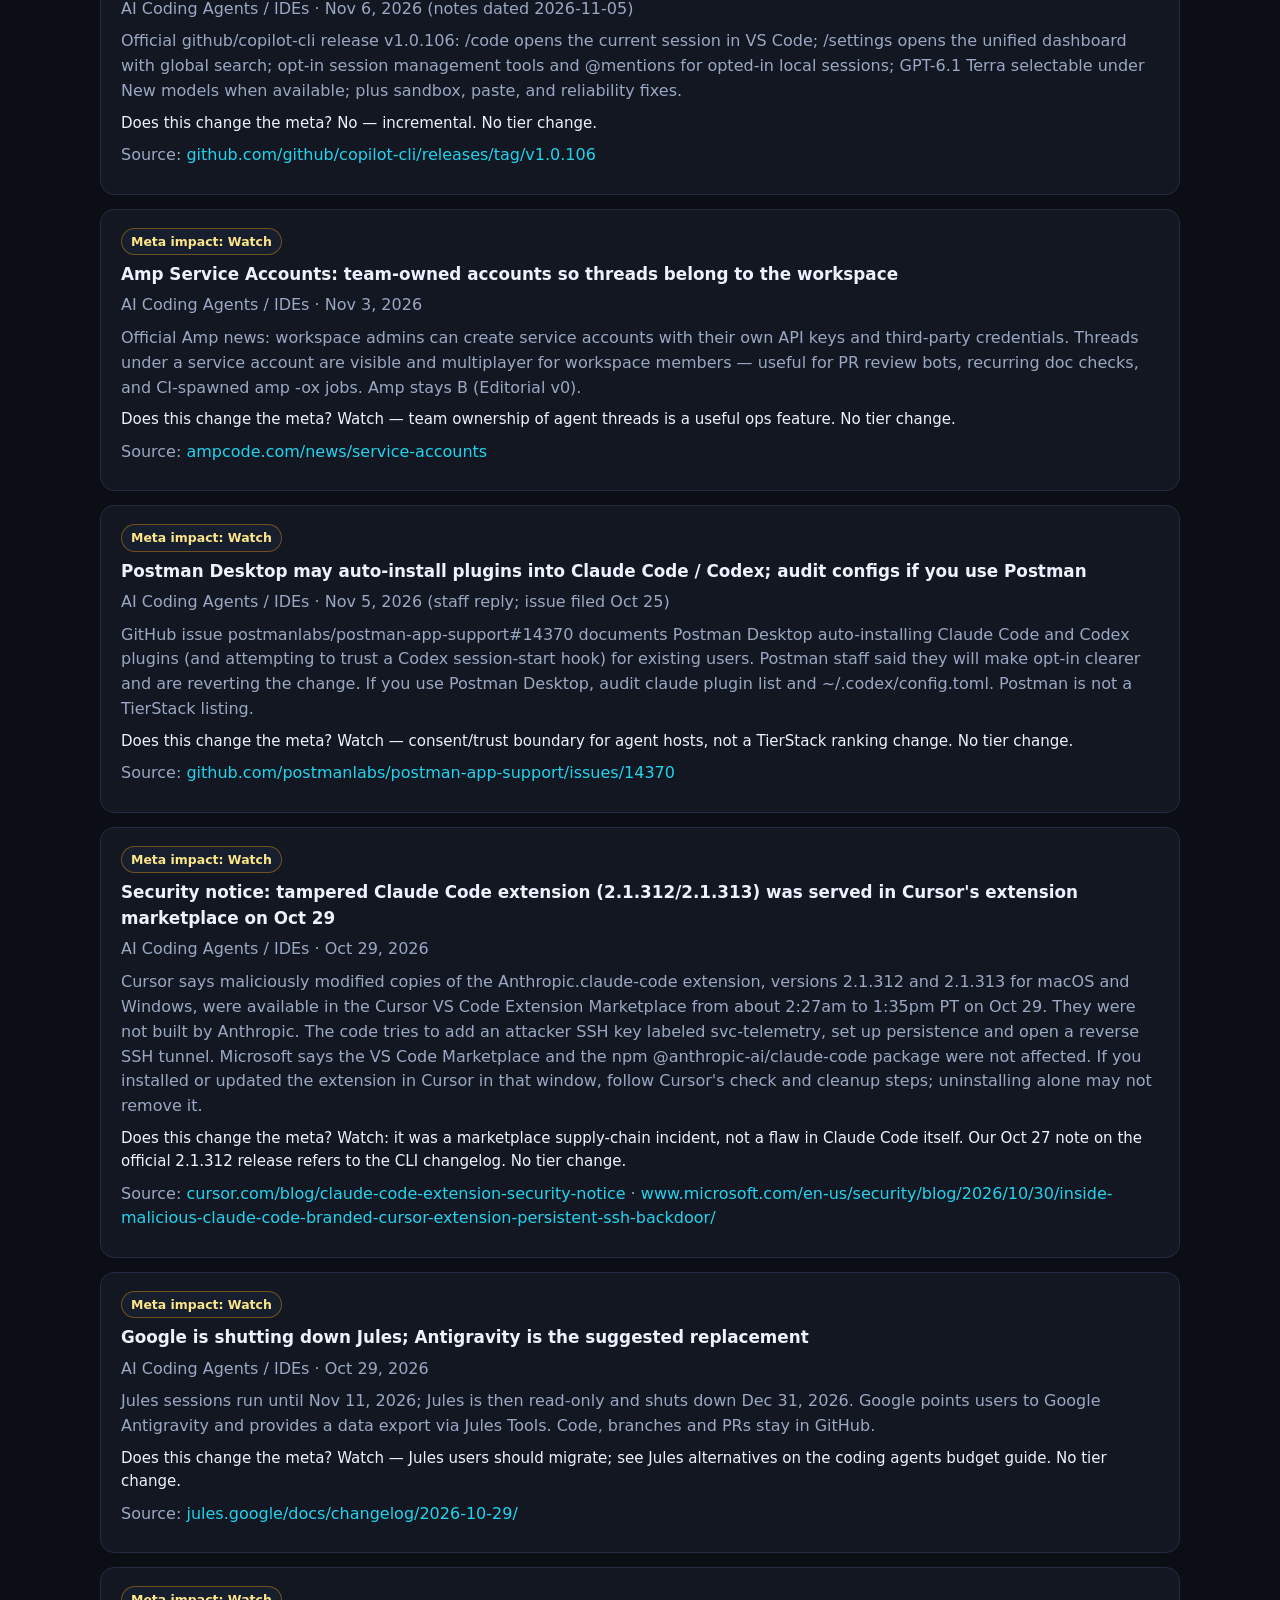
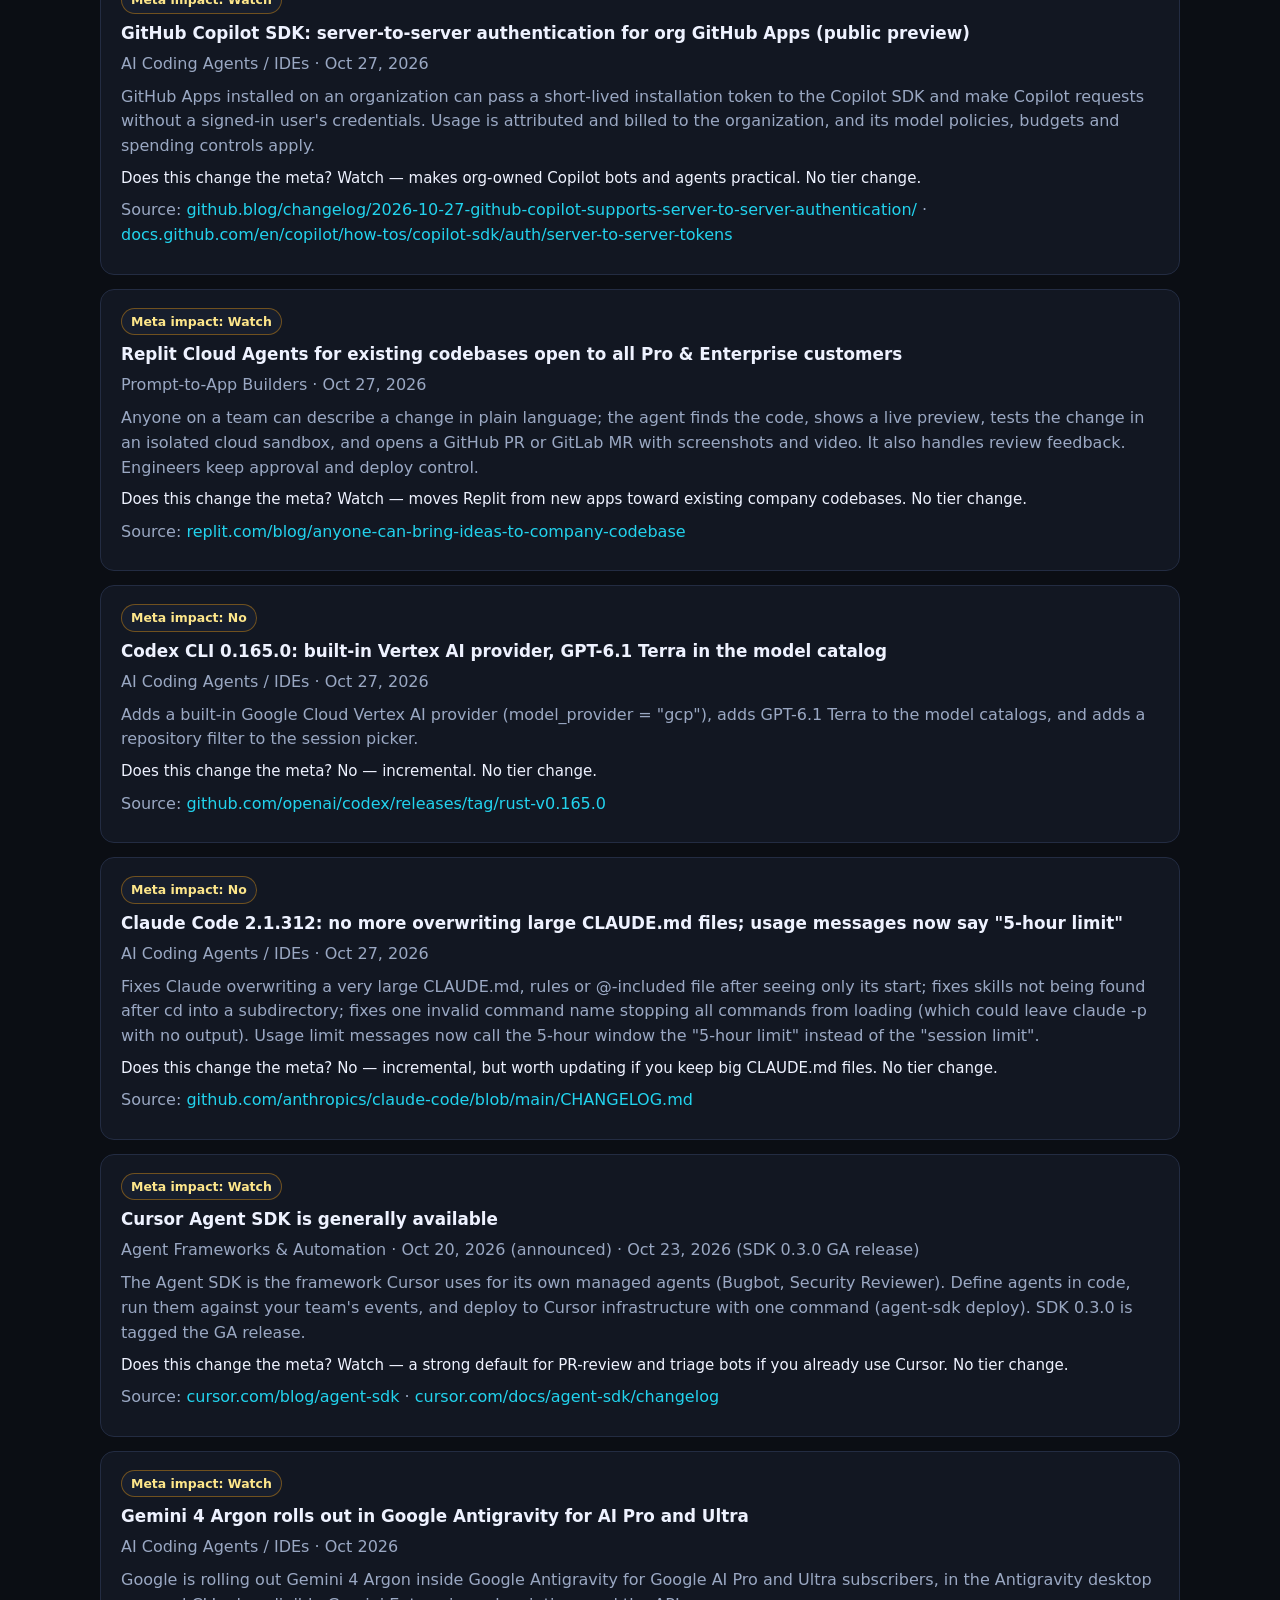
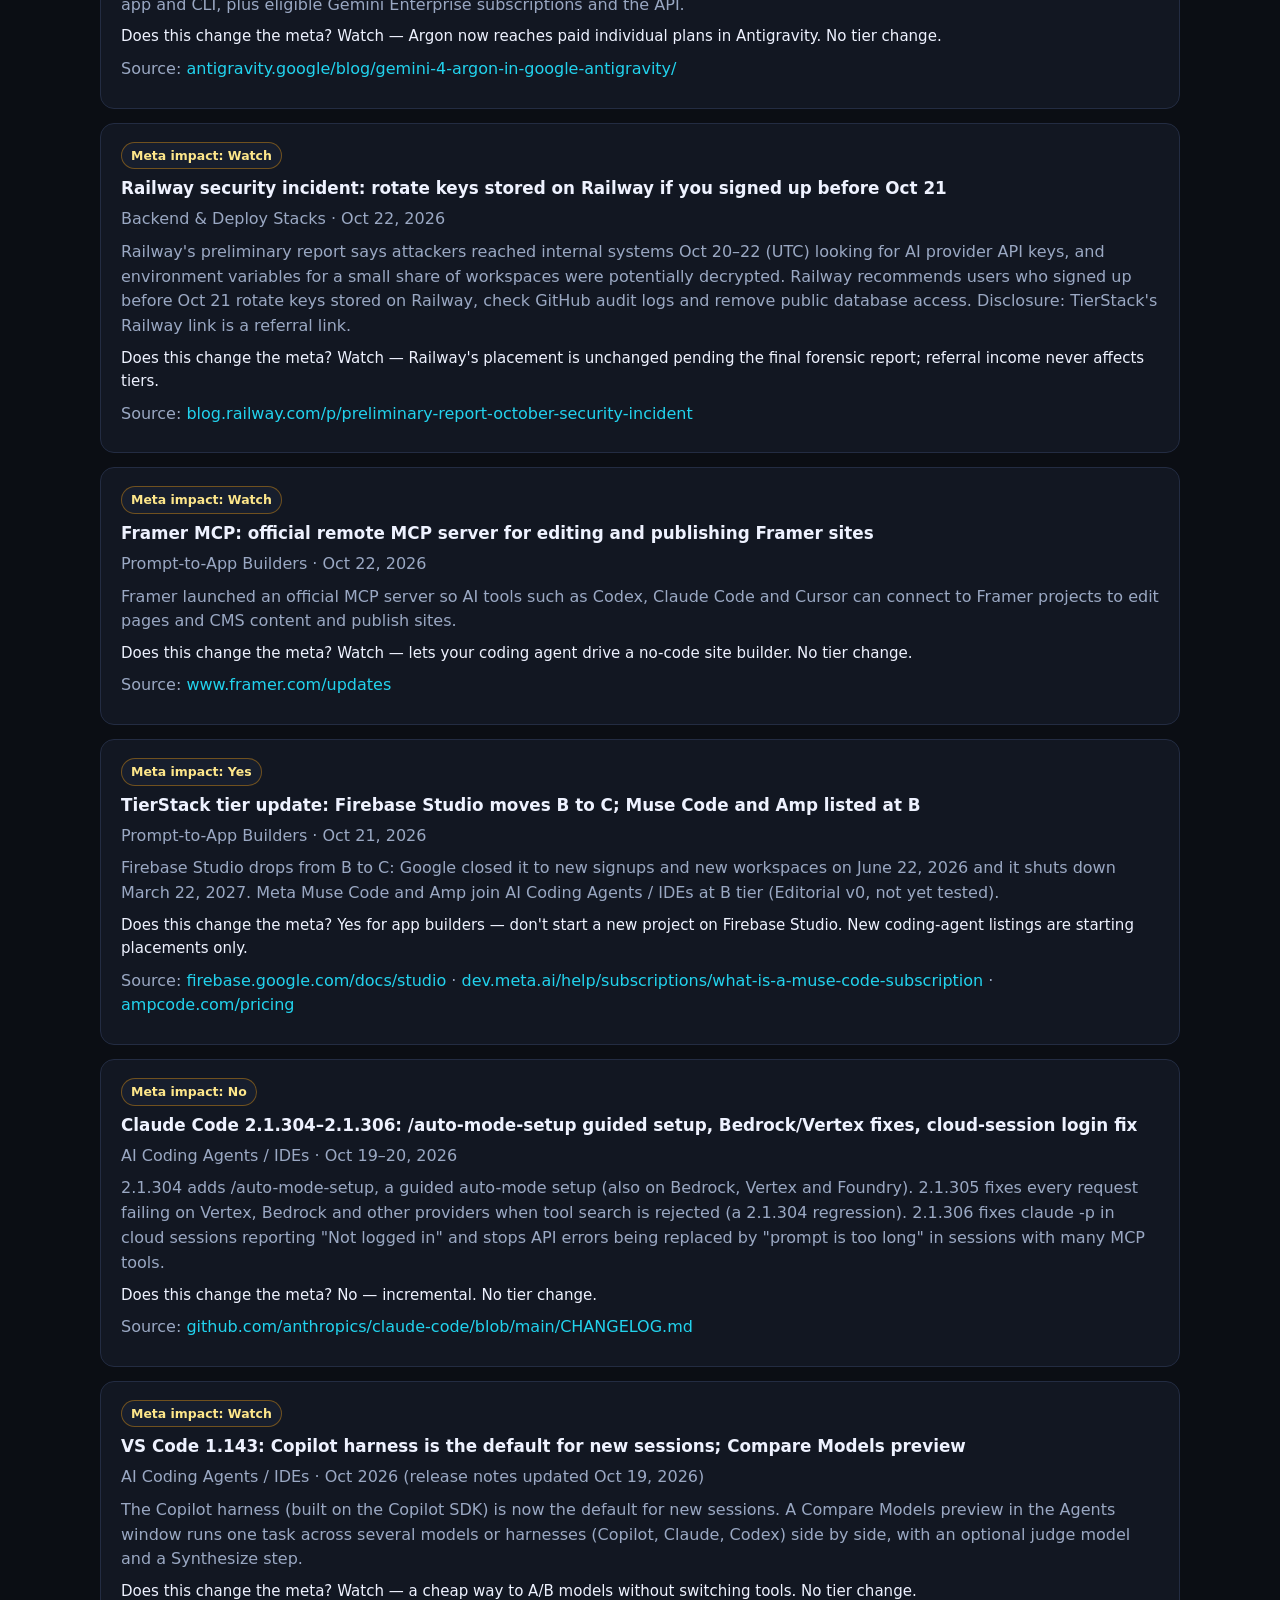
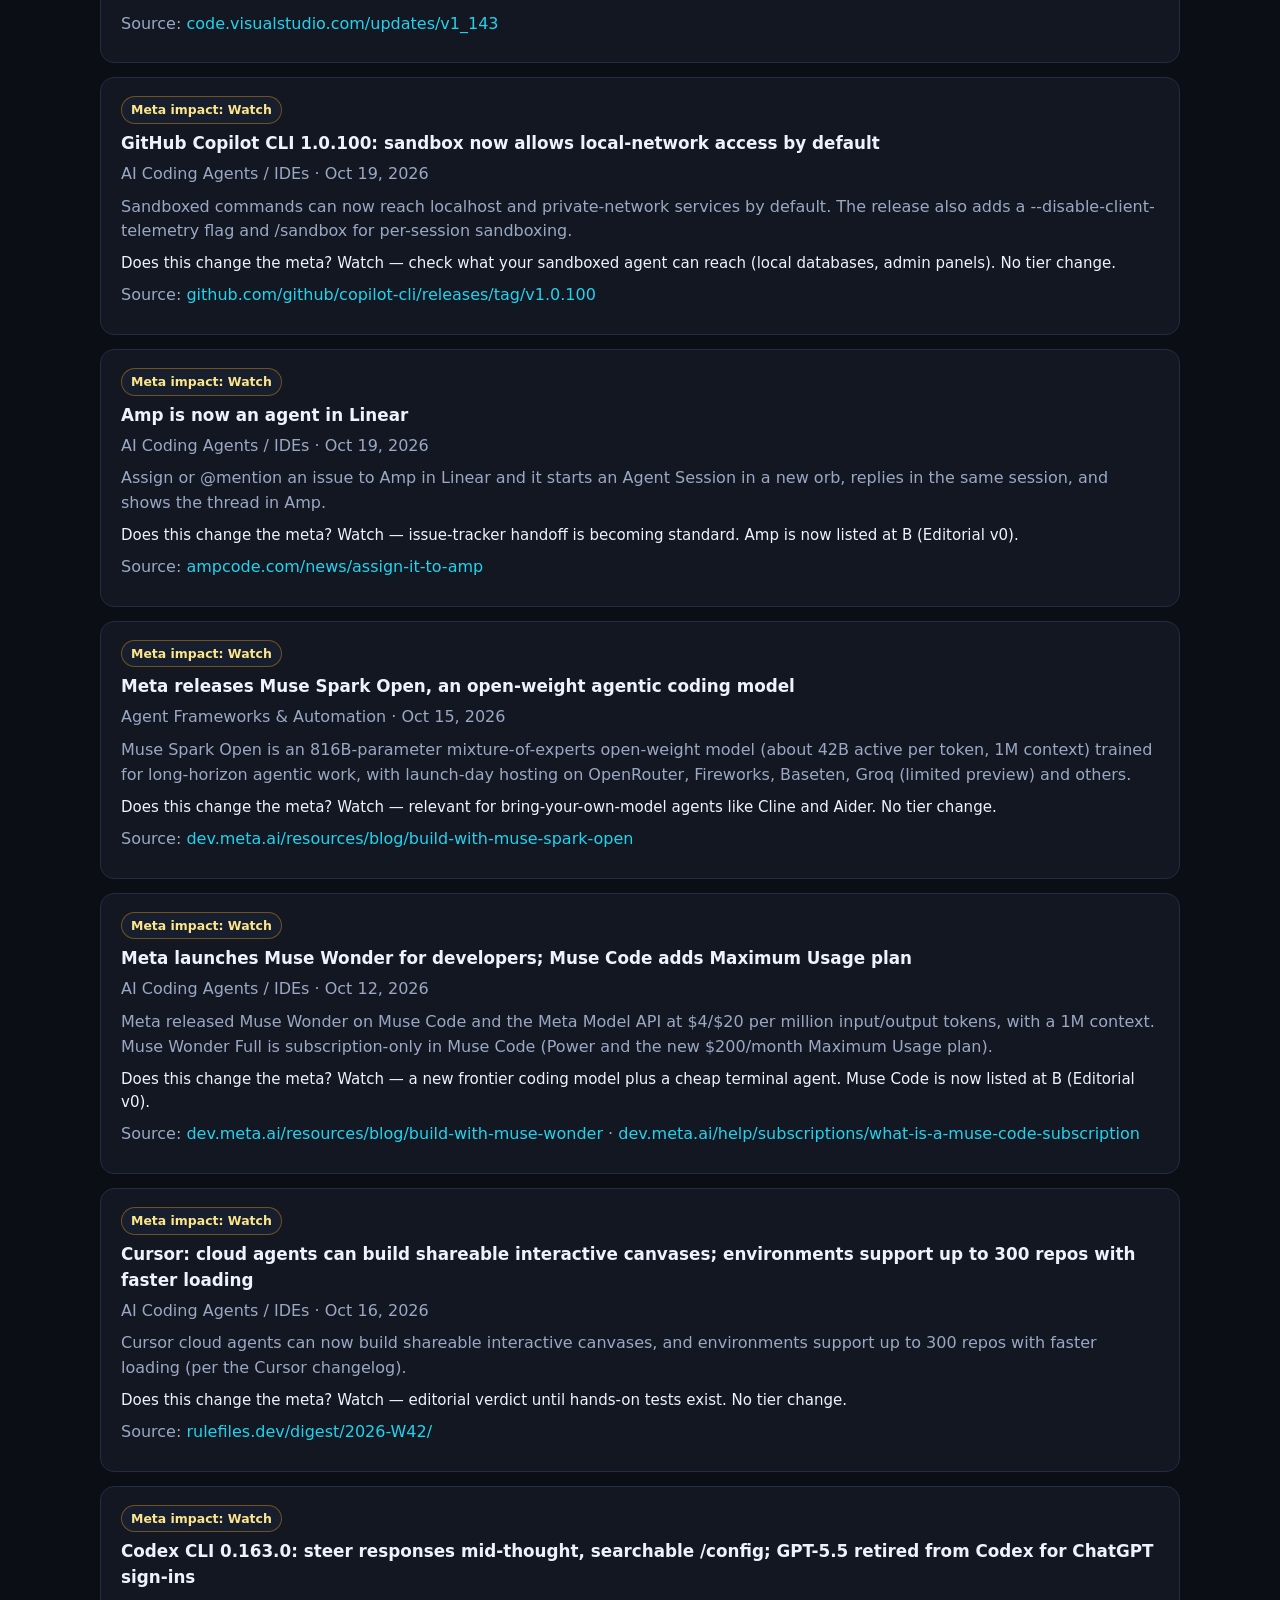
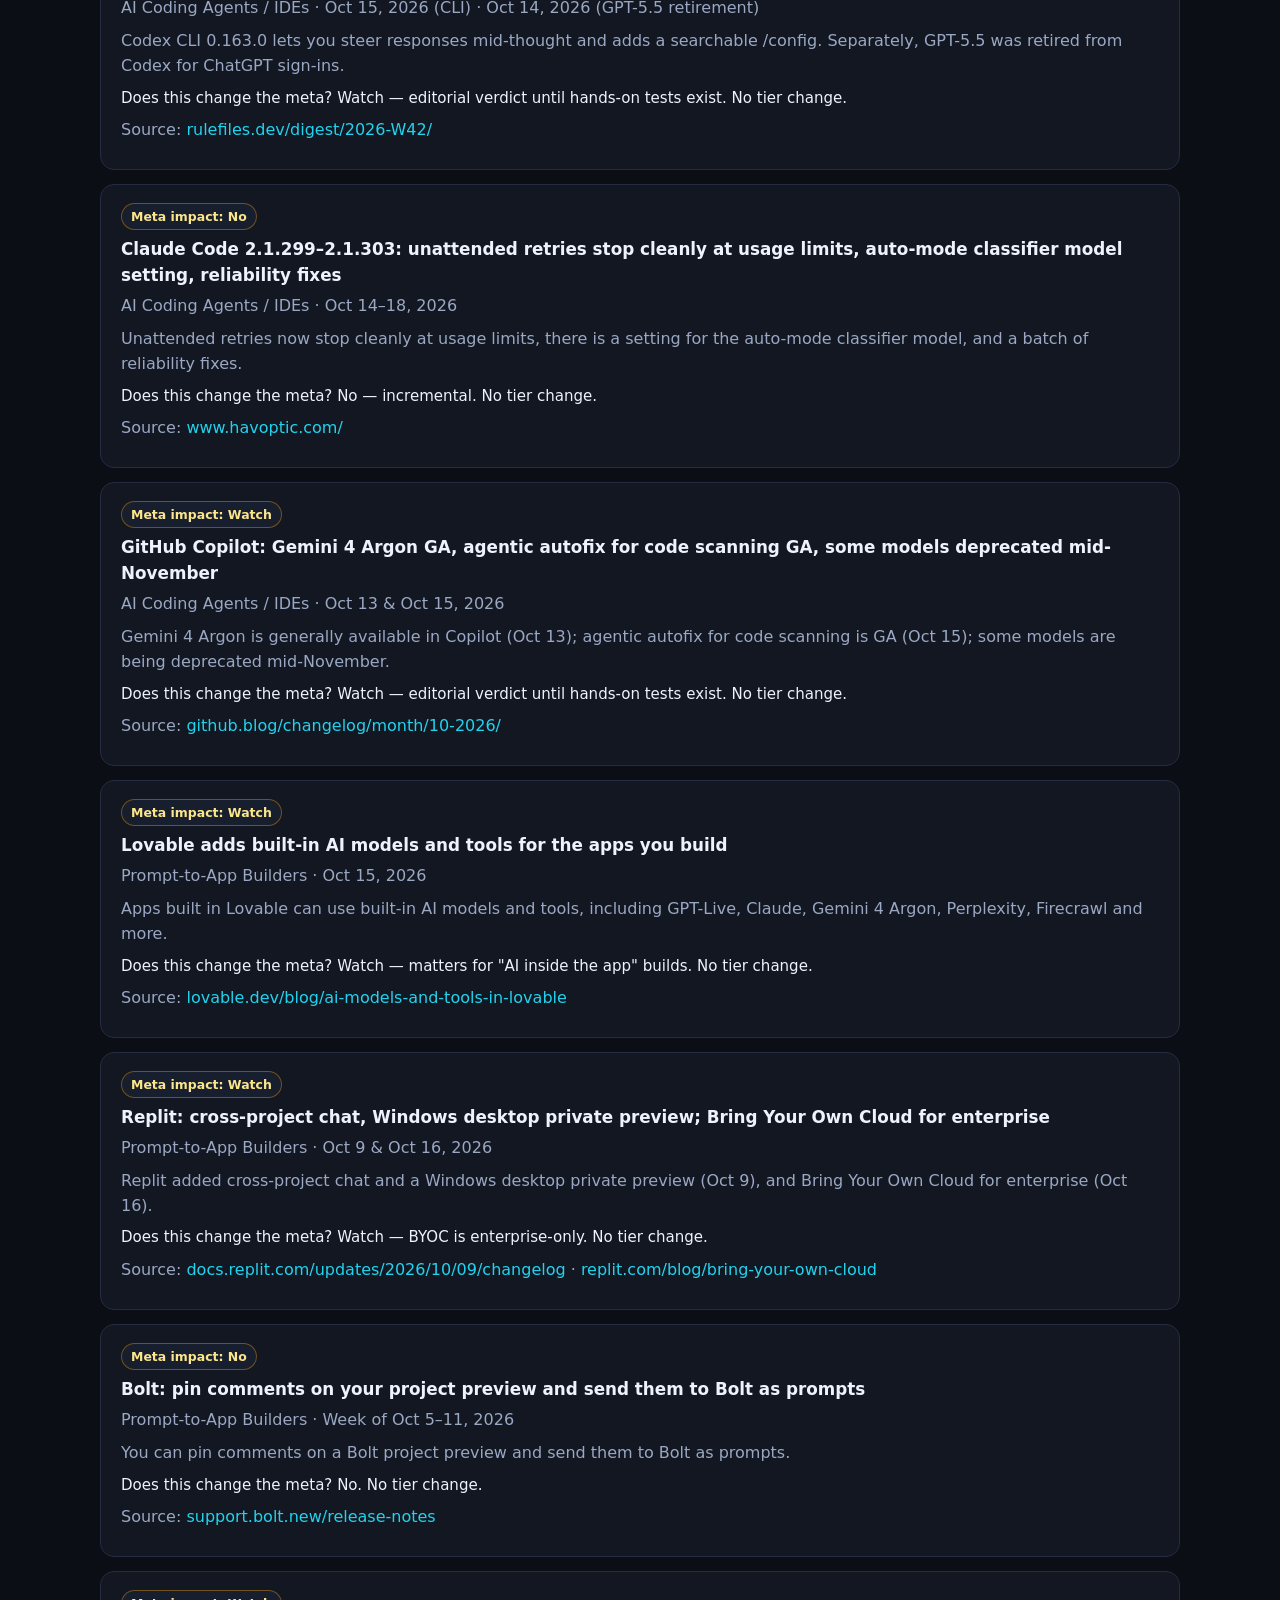
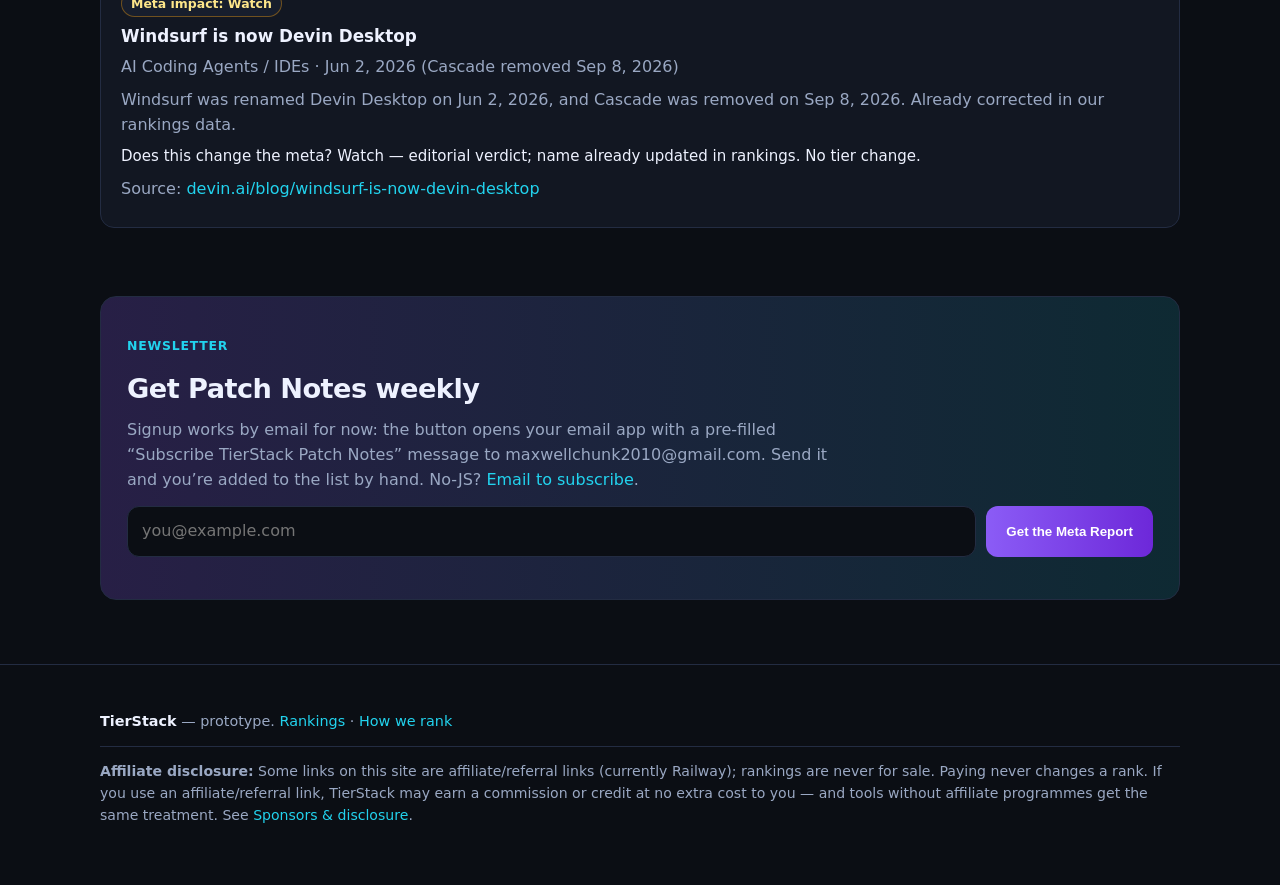
<file: releases.html>
<!DOCTYPE html>
<html lang="en">
<head>
<meta charset="UTF-8">
<meta name="viewport" content="width=device-width, initial-scale=1.0">
<title>Patch Notes — New Releases — TierStack</title>
<meta name="description" content="New AI tool releases and major updates, with a plain answer to: does this change the meta?">
<link rel="canonical" href="https://maxwellchunk2010-droid.github.io/tierstack/releases.html">
<meta property="og:type" content="website">
<meta property="og:site_name" content="TierStack">
<meta property="og:title" content="Patch Notes — New Releases — TierStack">
<meta property="og:description" content="New AI tool releases and major updates, with a plain answer to: does this change the meta?">
<meta property="og:url" content="https://maxwellchunk2010-droid.github.io/tierstack/releases.html">
<script type="application/ld+json">
{"@context":"https://schema.org","@type":"CollectionPage","name":"Patch Notes — New Releases — TierStack","url":"https://maxwellchunk2010-droid.github.io/tierstack/releases.html","description":"New AI tool releases and major updates, with a plain answer to: does this change the meta?","isPartOf":{"@type":"WebSite","name":"TierStack","url":"https://maxwellchunk2010-droid.github.io/tierstack/"}}
</script>
<link rel="stylesheet" href="styles.css">
</head>
<body>
<header class="site"><div class="wrap nav">
  <a class="logo" href="index.html">Tier<span>Stack</span></a>
  <nav>
    <a href="rankings.html">Rankings</a>
    <a href="releases.html" class="active">Patch Notes</a>
    <a href="coding-agents-budget.html">Budget Coding Agents</a>
    <a href="best-ai-app-builder.html">AI App Builders</a>
    <a href="cursor-vs-claude-code-vs-codex.html">Cursor vs Claude Code vs Codex</a>
    <a href="how-we-rank.html">How We Rank</a>
    <a href="sponsors.html">Sponsors</a>
  </nav>
</div></header>

<main class="wrap">
  <section class="hero" style="padding-bottom:10px">
    <span class="eyebrow">Patch Notes</span>
    <h1 style="font-size:clamp(2rem,4.5vw,3rem)">New releases</h1>
    <p class="lead">New tools and major updates, each with a two-line take and one verdict: does this change the meta — Yes, No, or Watch.</p>
    <div class="notice"><strong>Sourced feed:</strong> Every entry carries its date and a source link. Meta verdicts are editorial until hands-on tests exist, and no entry changes a tier on its own.</div>
  </section>
  <section style="padding-top:8px">
    <p><strong>Newsletter archive:</strong> <a href="newsletter/issue-1.html">Issue #1 &mdash; week of Oct 19&ndash;23, 2026</a></p>
    <div class="feed" id="full-feed"></div>
  </section>
  <section>
    <div class="newsletter">
      <p class="kicker">Newsletter</p>
      <h2>Get Patch Notes weekly</h2>
      <p class="sub" style="margin-bottom:0">Signup works by email for now: the button opens your email app with a pre-filled &ldquo;Subscribe TierStack Patch Notes&rdquo; message to maxwellchunk2010@gmail.com. Send it and you&rsquo;re added to the list by hand. No-JS? <a href="mailto:maxwellchunk2010@gmail.com?subject=Subscribe%20TierStack%20Patch%20Notes">Email to subscribe</a>.</p>
      <form class="newsletter-form" action="mailto:maxwellchunk2010@gmail.com?subject=Subscribe%20TierStack%20Patch%20Notes" method="get">
        <input type="email" placeholder="you@example.com" aria-label="Email address" name="email" required>
        <button class="btn primary" type="submit">Get the Meta Report</button>
        <p class="form-msg" style="width:100%;color:var(--muted);margin:6px 0 0"></p>
      </form>
    </div>
  </section>
</main>

<footer class="site"><div class="wrap">
  <p><strong style="color:var(--text)">TierStack</strong> — prototype. <a href="rankings.html">Rankings</a> &middot; <a href="how-we-rank.html">How we rank</a></p>
  <p class="disclosure"><strong>Affiliate disclosure:</strong> Some links on this site are affiliate/referral links (currently Railway); rankings are never for sale. Paying never changes a rank. If you use an affiliate/referral link, TierStack may earn a commission or credit at no extra cost to you &mdash; and tools without affiliate programmes get the same treatment. See <a href="sponsors.html">Sponsors &amp; disclosure</a>.</p>
</div></footer>
<script src="data.js"></script>
<script src="app.js"></script>
</body>
</html>
</file>
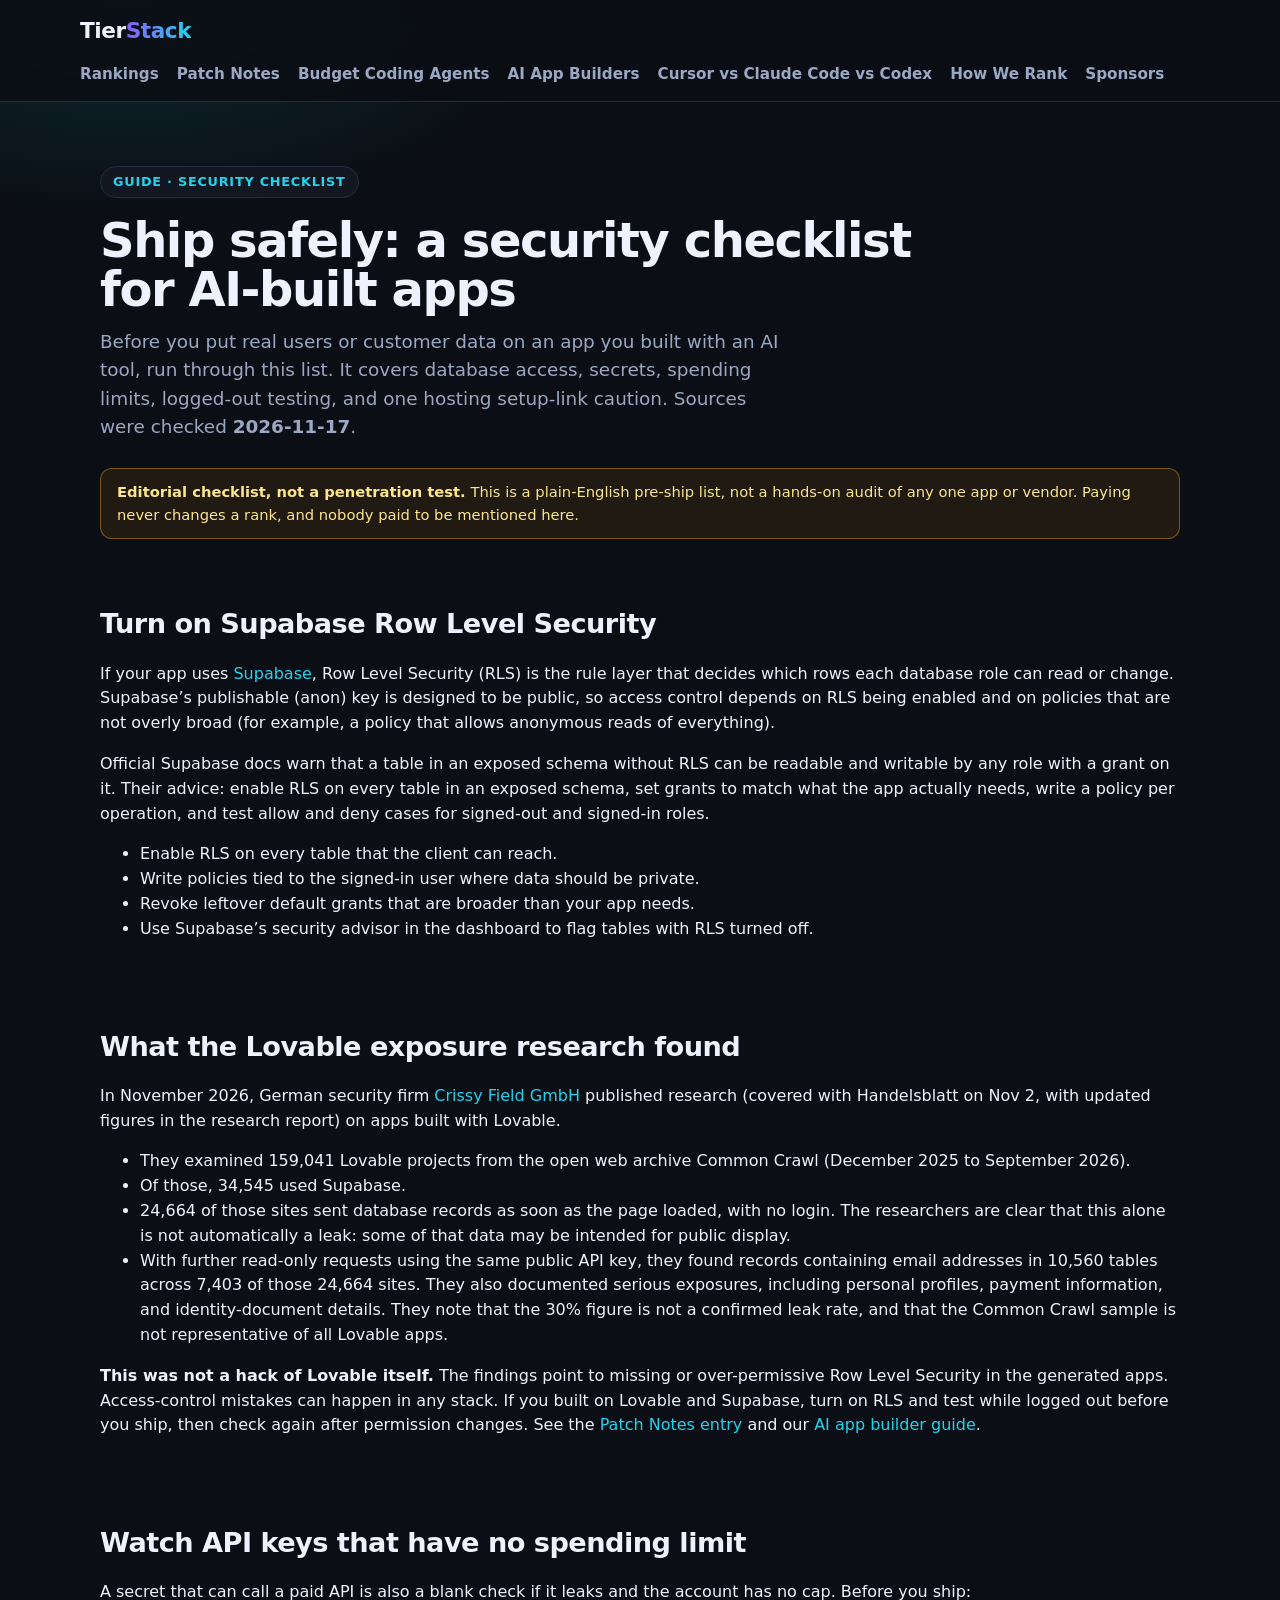
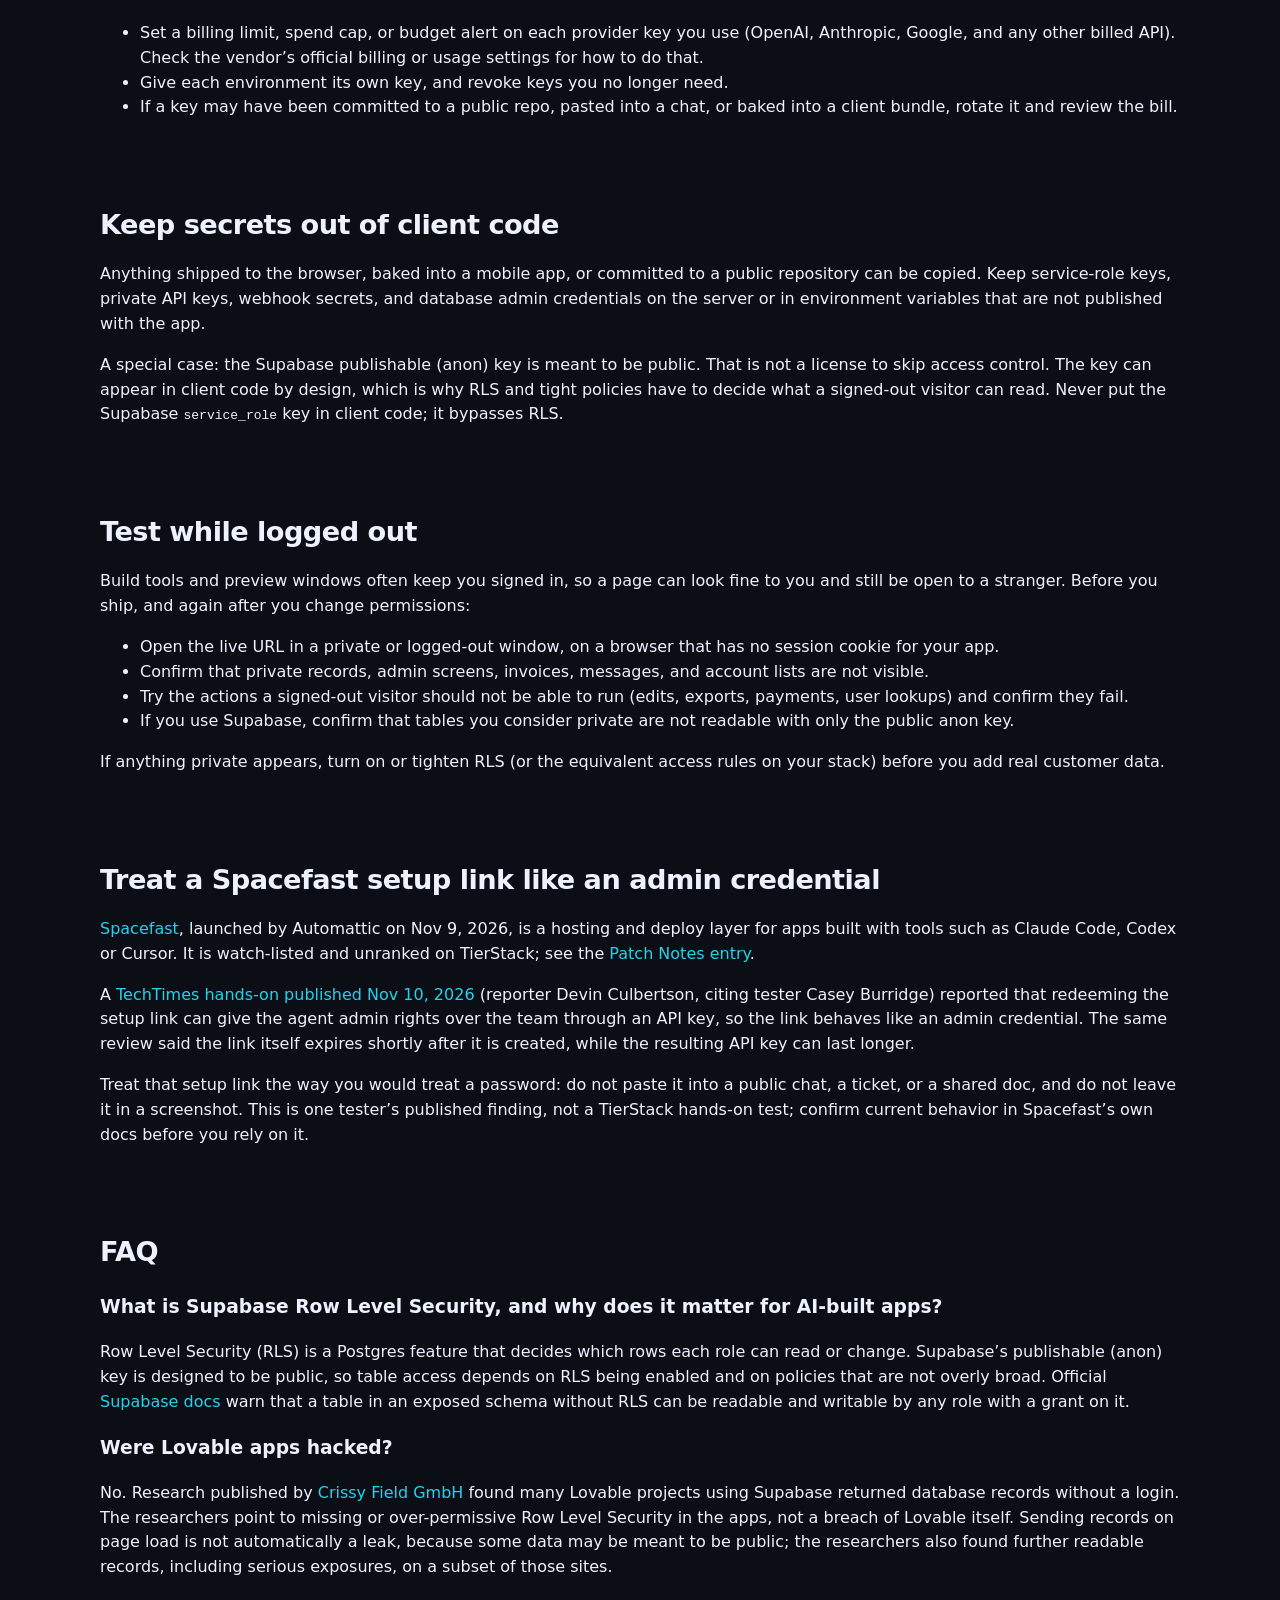
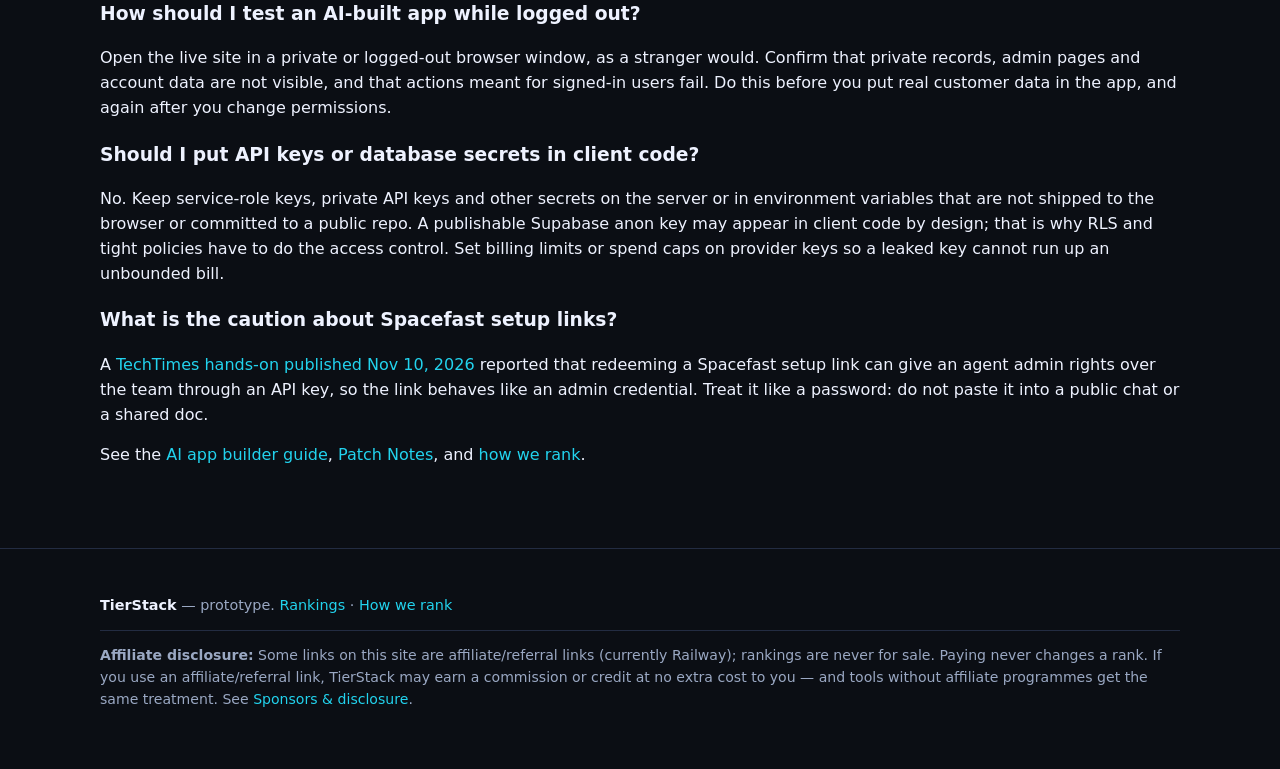
<file: ship-safely.html>
<!DOCTYPE html>
<html lang="en">
<head>
<meta charset="UTF-8">
<meta name="viewport" content="width=device-width, initial-scale=1.0">
<title>Ship Safely: A Security Checklist for AI-Built Apps — TierStack</title>
<meta name="description" content="A practical checklist before you ship an AI-built app: turn on Supabase Row Level Security, keep secrets out of client code, cap API spend, test while logged out, and treat hosting setup links like passwords.">
<link rel="canonical" href="https://maxwellchunk2010-droid.github.io/tierstack/ship-safely.html">
<meta property="og:type" content="article">
<meta property="og:site_name" content="TierStack">
<meta property="og:title" content="Ship safely: a security checklist for AI-built apps — TierStack">
<meta property="og:description" content="Turn on Supabase Row Level Security, keep secrets out of client code, cap API spend, test while logged out, and treat hosting setup links like passwords.">
<meta property="og:url" content="https://maxwellchunk2010-droid.github.io/tierstack/ship-safely.html">
<script type="application/ld+json">
{"@context":"https://schema.org","@graph":[{"@type":"Article","headline":"Ship safely: a security checklist for AI-built apps","description":"A practical checklist before you ship an AI-built app: turn on Supabase Row Level Security, keep secrets out of client code, cap API spend, test while logged out, and treat hosting setup links like passwords.","datePublished":"2026-11-17","dateModified":"2026-11-17","author":{"@type":"Organization","name":"TierStack"},"publisher":{"@type":"Organization","name":"TierStack","url":"https://maxwellchunk2010-droid.github.io/tierstack/"},"mainEntityOfPage":"https://maxwellchunk2010-droid.github.io/tierstack/ship-safely.html"},{"@type":"FAQPage","mainEntity":[{"@type":"Question","name":"What is Supabase Row Level Security, and why does it matter for AI-built apps?","acceptedAnswer":{"@type":"Answer","text":"Row Level Security (RLS) is a Postgres feature that decides which rows each role can read or change. Supabase's publishable (anon) key is designed to be public, so table access depends on RLS being enabled and on policies that are not overly broad. Official Supabase docs warn that a table in an exposed schema without RLS can be readable and writable by any role with a grant on it."}},{"@type":"Question","name":"Were Lovable apps hacked?","acceptedAnswer":{"@type":"Answer","text":"No. Research published by Crissy Field GmbH found many Lovable projects using Supabase returned database records without a login. The researchers point to missing or over-permissive Row Level Security in the apps, not a breach of Lovable itself. Sending records on page load is not automatically a leak, because some data may be meant to be public; the researchers also found further readable records, including serious exposures, on a subset of those sites."}},{"@type":"Question","name":"How should I test an AI-built app while logged out?","acceptedAnswer":{"@type":"Answer","text":"Open the live site in a private or logged-out browser window, as a stranger would. Confirm that private records, admin pages and account data are not visible, and that actions meant for signed-in users fail. Do this before you put real customer data in the app, and again after you change permissions."}},{"@type":"Question","name":"Should I put API keys or database secrets in client code?","acceptedAnswer":{"@type":"Answer","text":"No. Keep service-role keys, private API keys and other secrets on the server or in environment variables that are not shipped to the browser or committed to a public repo. A publishable Supabase anon key may appear in client code by design; that is why RLS and tight policies have to do the access control. Set billing limits or spend caps on provider keys so a leaked key cannot run up an unbounded bill."}},{"@type":"Question","name":"What is the caution about Spacefast setup links?","acceptedAnswer":{"@type":"Answer","text":"A TechTimes hands-on published Nov 10, 2026, reported that redeeming a Spacefast setup link can give an agent admin rights over the team through an API key, so the link behaves like an admin credential. Treat it like a password: do not paste it into a public chat or a shared doc."}}]}]}
</script>
<link rel="stylesheet" href="styles.css">
</head>
<body>
<header class="site"><div class="wrap nav">
  <a class="logo" href="index.html">Tier<span>Stack</span></a>
  <nav>
    <a href="rankings.html">Rankings</a>
    <a href="releases.html">Patch Notes</a>
    <a href="coding-agents-budget.html">Budget Coding Agents</a>
    <a href="best-ai-app-builder.html">AI App Builders</a>
    <a href="cursor-vs-claude-code-vs-codex.html">Cursor vs Claude Code vs Codex</a>
    <a href="how-we-rank.html">How We Rank</a>
    <a href="sponsors.html">Sponsors</a>
  </nav>
</div></header>

<main class="wrap">
  <section class="hero" style="padding-bottom:10px">
    <span class="eyebrow">Guide &middot; Security checklist</span>
    <h1 style="font-size:clamp(2rem,4.5vw,3rem)">Ship safely: a security checklist for AI-built apps</h1>
    <p class="lead">Before you put real users or customer data on an app you built with an AI tool, run through this list. It covers database access, secrets, spending limits, logged-out testing, and one hosting setup-link caution. Sources were checked <strong>2026-11-17</strong>.</p>
    <div class="notice"><strong>Editorial checklist, not a penetration test.</strong> This is a plain-English pre-ship list, not a hands-on audit of any one app or vendor. Paying never changes a rank, and nobody paid to be mentioned here.</div>
  </section>

  <section>
    <h2>Turn on Supabase Row Level Security</h2>
    <p>If your app uses <a href="https://supabase.com/docs/guides/database/postgres/row-level-security" target="_blank" rel="noopener">Supabase</a>, Row Level Security (RLS) is the rule layer that decides which rows each database role can read or change. Supabase&rsquo;s publishable (anon) key is designed to be public, so access control depends on RLS being enabled and on policies that are not overly broad (for example, a policy that allows anonymous reads of everything).</p>
    <p>Official Supabase docs warn that a table in an exposed schema without RLS can be readable and writable by any role with a grant on it. Their advice: enable RLS on every table in an exposed schema, set grants to match what the app actually needs, write a policy per operation, and test allow and deny cases for signed-out and signed-in roles.</p>
    <ul>
      <li>Enable RLS on every table that the client can reach.</li>
      <li>Write policies tied to the signed-in user where data should be private.</li>
      <li>Revoke leftover default grants that are broader than your app needs.</li>
      <li>Use Supabase&rsquo;s security advisor in the dashboard to flag tables with RLS turned off.</li>
    </ul>
  </section>

  <section>
    <h2>What the Lovable exposure research found</h2>
    <p>In November 2026, German security firm <a href="https://www.crissyfield.de/research/lovable-en/" target="_blank" rel="noopener">Crissy Field GmbH</a> published research (covered with Handelsblatt on Nov 2, with updated figures in the research report) on apps built with Lovable.</p>
    <ul>
      <li>They examined 159,041 Lovable projects from the open web archive Common Crawl (December 2025 to September 2026).</li>
      <li>Of those, 34,545 used Supabase.</li>
      <li>24,664 of those sites sent database records as soon as the page loaded, with no login. The researchers are clear that this alone is not automatically a leak: some of that data may be intended for public display.</li>
      <li>With further read-only requests using the same public API key, they found records containing email addresses in 10,560 tables across 7,403 of those 24,664 sites. They also documented serious exposures, including personal profiles, payment information, and identity-document details. They note that the 30% figure is not a confirmed leak rate, and that the Common Crawl sample is not representative of all Lovable apps.</li>
    </ul>
    <p><strong>This was not a hack of Lovable itself.</strong> The findings point to missing or over-permissive Row Level Security in the generated apps. Access-control mistakes can happen in any stack. If you built on Lovable and Supabase, turn on RLS and test while logged out before you ship, then check again after permission changes. See the <a href="releases.html">Patch Notes entry</a> and our <a href="best-ai-app-builder.html">AI app builder guide</a>.</p>
  </section>

  <section>
    <h2>Watch API keys that have no spending limit</h2>
    <p>A secret that can call a paid API is also a blank check if it leaks and the account has no cap. Before you ship:</p>
    <ul>
      <li>Set a billing limit, spend cap, or budget alert on each provider key you use (OpenAI, Anthropic, Google, and any other billed API). Check the vendor&rsquo;s official billing or usage settings for how to do that.</li>
      <li>Give each environment its own key, and revoke keys you no longer need.</li>
      <li>If a key may have been committed to a public repo, pasted into a chat, or baked into a client bundle, rotate it and review the bill.</li>
    </ul>
  </section>

  <section>
    <h2>Keep secrets out of client code</h2>
    <p>Anything shipped to the browser, baked into a mobile app, or committed to a public repository can be copied. Keep service-role keys, private API keys, webhook secrets, and database admin credentials on the server or in environment variables that are not published with the app.</p>
    <p>A special case: the Supabase publishable (anon) key is meant to be public. That is not a license to skip access control. The key can appear in client code by design, which is why RLS and tight policies have to decide what a signed-out visitor can read. Never put the Supabase <code>service_role</code> key in client code; it bypasses RLS.</p>
  </section>

  <section>
    <h2>Test while logged out</h2>
    <p>Build tools and preview windows often keep you signed in, so a page can look fine to you and still be open to a stranger. Before you ship, and again after you change permissions:</p>
    <ul>
      <li>Open the live URL in a private or logged-out window, on a browser that has no session cookie for your app.</li>
      <li>Confirm that private records, admin screens, invoices, messages, and account lists are not visible.</li>
      <li>Try the actions a signed-out visitor should not be able to run (edits, exports, payments, user lookups) and confirm they fail.</li>
      <li>If you use Supabase, confirm that tables you consider private are not readable with only the public anon key.</li>
    </ul>
    <p>If anything private appears, turn on or tighten RLS (or the equivalent access rules on your stack) before you add real customer data.</p>
  </section>

  <section>
    <h2>Treat a Spacefast setup link like an admin credential</h2>
    <p><a href="https://spacefast.com" target="_blank" rel="noopener">Spacefast</a>, launched by Automattic on Nov 9, 2026, is a hosting and deploy layer for apps built with tools such as Claude Code, Codex or Cursor. It is watch-listed and unranked on TierStack; see the <a href="releases.html">Patch Notes entry</a>.</p>
    <p>A <a href="https://www.techtimes.com/articles/330352/20261110/ai-app-hosting-automattic-launches-spacefast-so-claude-chatgpt-can-publish-apps.htm" target="_blank" rel="noopener">TechTimes hands-on published Nov 10, 2026</a> (reporter Devin Culbertson, citing tester Casey Burridge) reported that redeeming the setup link can give the agent admin rights over the team through an API key, so the link behaves like an admin credential. The same review said the link itself expires shortly after it is created, while the resulting API key can last longer.</p>
    <p>Treat that setup link the way you would treat a password: do not paste it into a public chat, a ticket, or a shared doc, and do not leave it in a screenshot. This is one tester&rsquo;s published finding, not a TierStack hands-on test; confirm current behavior in Spacefast&rsquo;s own docs before you rely on it.</p>
  </section>

  <section>
    <h2>FAQ</h2>
    <h3>What is Supabase Row Level Security, and why does it matter for AI-built apps?</h3>
    <p>Row Level Security (RLS) is a Postgres feature that decides which rows each role can read or change. Supabase&rsquo;s publishable (anon) key is designed to be public, so table access depends on RLS being enabled and on policies that are not overly broad. Official <a href="https://supabase.com/docs/guides/database/postgres/row-level-security" target="_blank" rel="noopener">Supabase docs</a> warn that a table in an exposed schema without RLS can be readable and writable by any role with a grant on it.</p>
    <h3>Were Lovable apps hacked?</h3>
    <p>No. Research published by <a href="https://www.crissyfield.de/research/lovable-en/" target="_blank" rel="noopener">Crissy Field GmbH</a> found many Lovable projects using Supabase returned database records without a login. The researchers point to missing or over-permissive Row Level Security in the apps, not a breach of Lovable itself. Sending records on page load is not automatically a leak, because some data may be meant to be public; the researchers also found further readable records, including serious exposures, on a subset of those sites.</p>
    <h3>How should I test an AI-built app while logged out?</h3>
    <p>Open the live site in a private or logged-out browser window, as a stranger would. Confirm that private records, admin pages and account data are not visible, and that actions meant for signed-in users fail. Do this before you put real customer data in the app, and again after you change permissions.</p>
    <h3>Should I put API keys or database secrets in client code?</h3>
    <p>No. Keep service-role keys, private API keys and other secrets on the server or in environment variables that are not shipped to the browser or committed to a public repo. A publishable Supabase anon key may appear in client code by design; that is why RLS and tight policies have to do the access control. Set billing limits or spend caps on provider keys so a leaked key cannot run up an unbounded bill.</p>
    <h3>What is the caution about Spacefast setup links?</h3>
    <p>A <a href="https://www.techtimes.com/articles/330352/20261110/ai-app-hosting-automattic-launches-spacefast-so-claude-chatgpt-can-publish-apps.htm" target="_blank" rel="noopener">TechTimes hands-on published Nov 10, 2026</a> reported that redeeming a Spacefast setup link can give an agent admin rights over the team through an API key, so the link behaves like an admin credential. Treat it like a password: do not paste it into a public chat or a shared doc.</p>
    <p>See the <a href="best-ai-app-builder.html">AI app builder guide</a>, <a href="releases.html">Patch Notes</a>, and <a href="how-we-rank.html">how we rank</a>.</p>
  </section>
</main>

<footer class="site"><div class="wrap">
  <p><strong style="color:var(--text)">TierStack</strong> — prototype. <a href="rankings.html">Rankings</a> &middot; <a href="how-we-rank.html">How we rank</a></p>
  <p class="disclosure"><strong>Affiliate disclosure:</strong> Some links on this site are affiliate/referral links (currently Railway); rankings are never for sale. Paying never changes a rank. If you use an affiliate/referral link, TierStack may earn a commission or credit at no extra cost to you &mdash; and tools without affiliate programmes get the same treatment. See <a href="sponsors.html">Sponsors &amp; disclosure</a>.</p>
</div></footer>
<script src="data.js"></script>
<script src="app.js"></script>
</body>
</html>
</file>
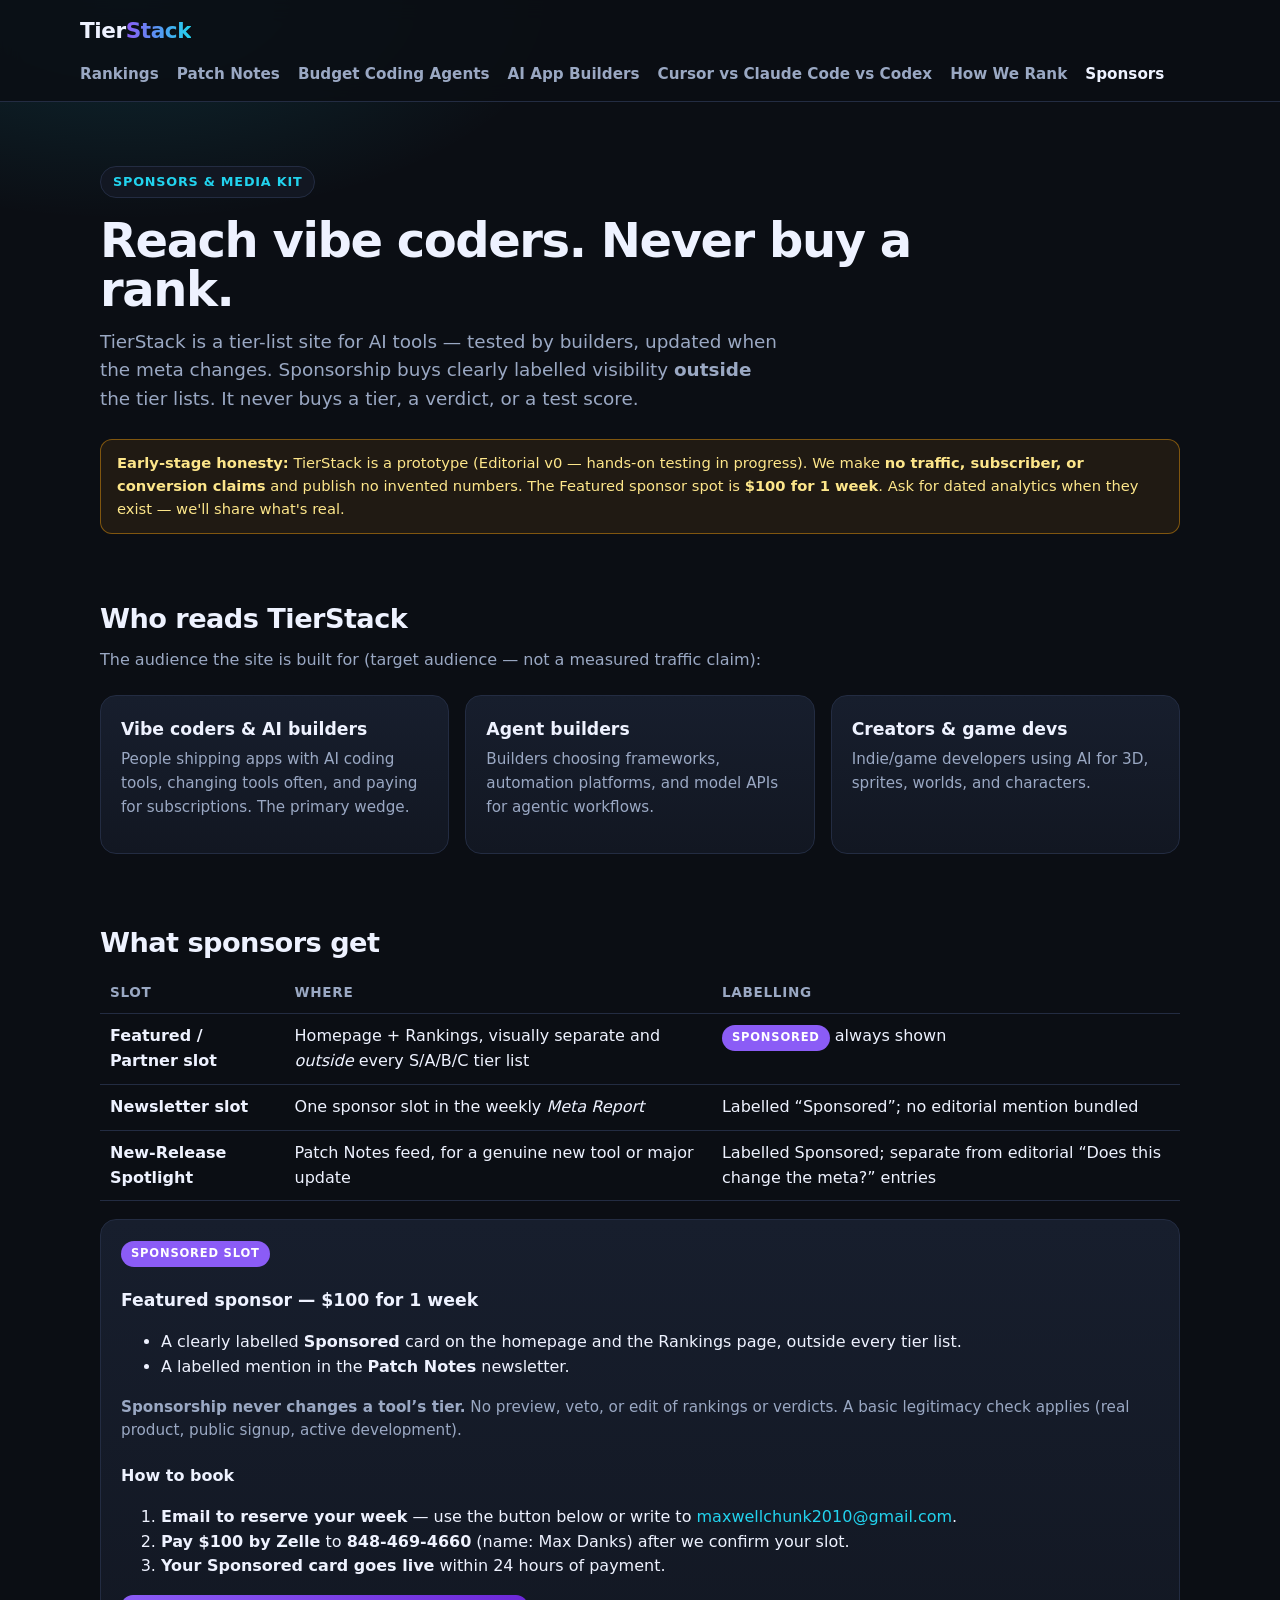
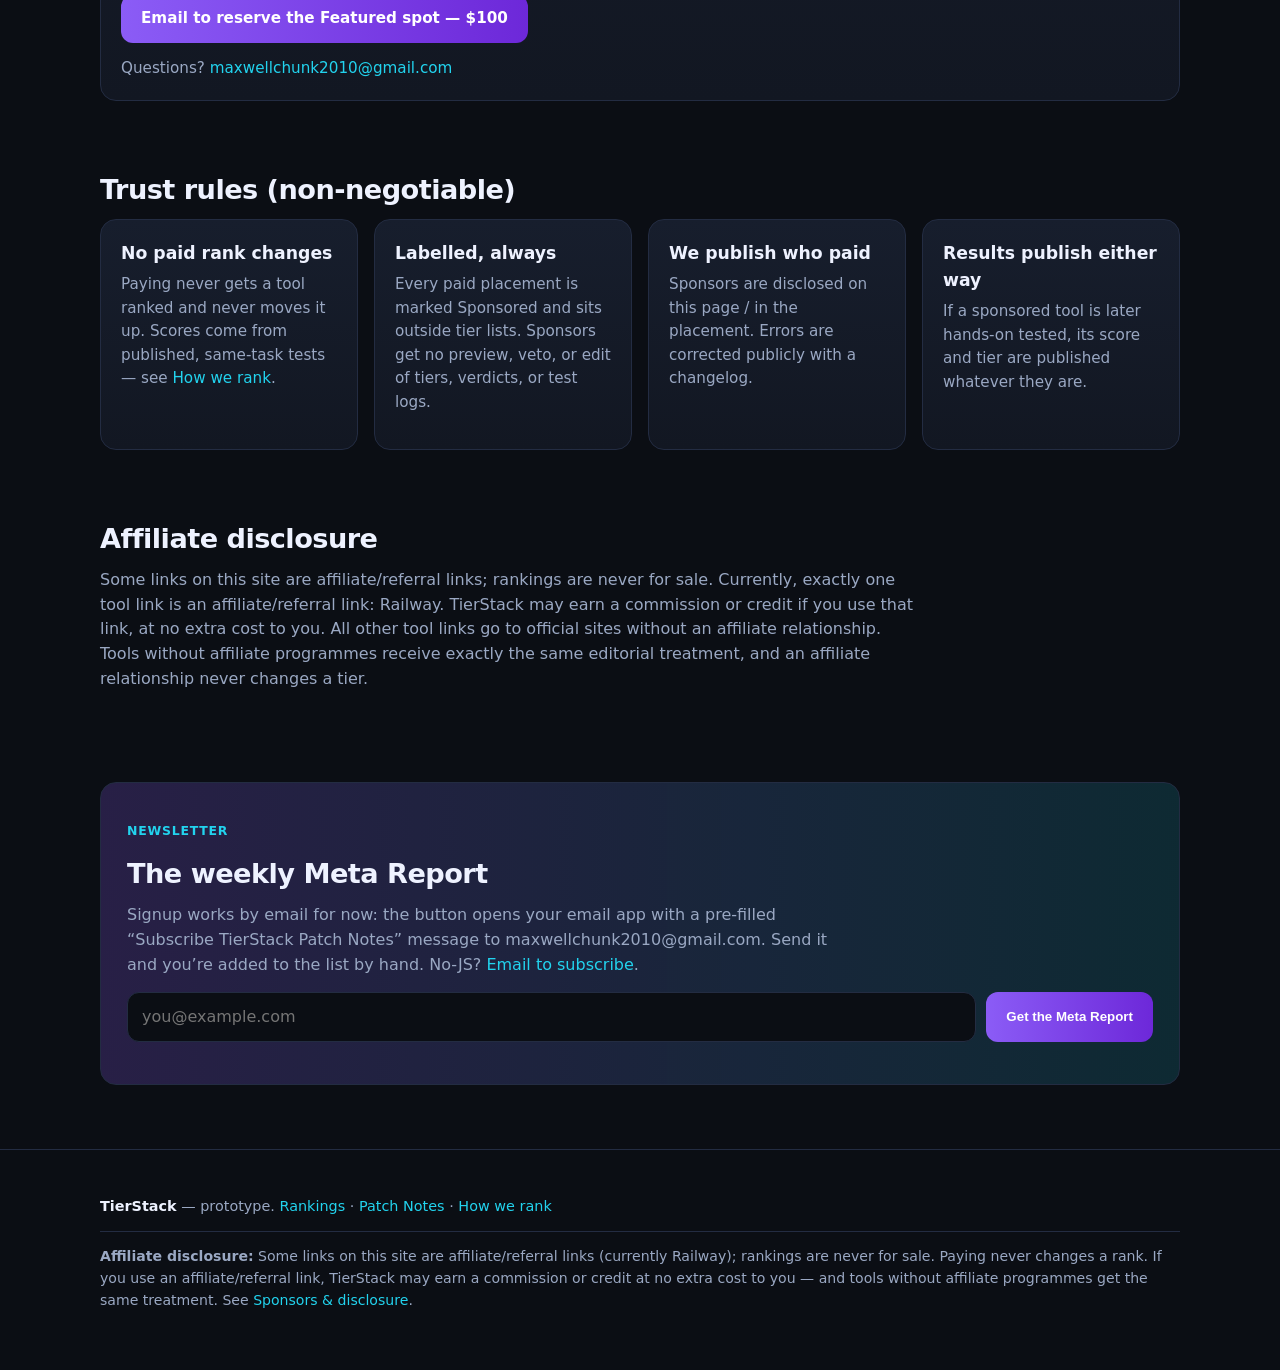
<file: sponsors.html>
<!DOCTYPE html>
<html lang="en">
<head>
<meta charset="UTF-8">
<meta name="viewport" content="width=device-width, initial-scale=1.0">
<title>Sponsors &amp; Disclosure — TierStack</title>
<meta name="description" content="TierStack media kit: audience, labelled sponsor slots, trust rules, and affiliate disclosure. Featured sponsor spot: $100 for 1 week.">
<link rel="canonical" href="https://maxwellchunk2010-droid.github.io/tierstack/sponsors.html">
<meta property="og:type" content="website">
<meta property="og:site_name" content="TierStack">
<meta property="og:title" content="Sponsors &amp; Disclosure — TierStack">
<meta property="og:description" content="TierStack media kit: audience, labelled sponsor slots, trust rules, and affiliate disclosure. Featured sponsor spot: $100 for 1 week.">
<meta property="og:url" content="https://maxwellchunk2010-droid.github.io/tierstack/sponsors.html">
<script type="application/ld+json">
{"@context":"https://schema.org","@type":"WebPage","name":"Sponsors & Disclosure — TierStack","url":"https://maxwellchunk2010-droid.github.io/tierstack/sponsors.html","description":"TierStack media kit: audience, labelled sponsor slots, trust rules, and affiliate disclosure. Featured sponsor spot: $100 for 1 week.","isPartOf":{"@type":"WebSite","name":"TierStack","url":"https://maxwellchunk2010-droid.github.io/tierstack/"}}
</script>
<link rel="stylesheet" href="styles.css">
</head>
<body>
<header class="site"><div class="wrap nav">
  <a class="logo" href="index.html">Tier<span>Stack</span></a>
  <nav>
    <a href="rankings.html">Rankings</a>
    <a href="releases.html">Patch Notes</a>
    <a href="coding-agents-budget.html">Budget Coding Agents</a>
    <a href="best-ai-app-builder.html">AI App Builders</a>
    <a href="cursor-vs-claude-code-vs-codex.html">Cursor vs Claude Code vs Codex</a>
    <a href="how-we-rank.html">How We Rank</a>
    <a href="sponsors.html" class="active">Sponsors</a>
  </nav>
</div></header>

<main class="wrap">
  <section class="hero" style="padding-bottom:10px">
    <span class="eyebrow">Sponsors &amp; media kit</span>
    <h1 style="font-size:clamp(2rem,4.5vw,3rem)">Reach vibe coders. Never buy a rank.</h1>
    <p class="lead">TierStack is a tier-list site for AI tools — tested by builders, updated when the meta changes. Sponsorship buys clearly labelled visibility <strong>outside</strong> the tier lists. It never buys a tier, a verdict, or a test score.</p>
    <div class="notice"><strong>Early-stage honesty:</strong> TierStack is a prototype (Editorial v0 — hands-on testing in progress). We make <strong>no traffic, subscriber, or conversion claims</strong> and publish no invented numbers. The Featured sponsor spot is <strong>$100 for 1 week</strong>. Ask for dated analytics when they exist — we'll share what's real.</div>
  </section>

  <section>
    <h2>Who reads TierStack</h2>
    <p class="sub">The audience the site is built for (target audience — not a measured traffic claim):</p>
    <div class="grid">
      <article class="card"><h3>Vibe coders &amp; AI builders</h3><p>People shipping apps with AI coding tools, changing tools often, and paying for subscriptions. The primary wedge.</p></article>
      <article class="card"><h3>Agent builders</h3><p>Builders choosing frameworks, automation platforms, and model APIs for agentic workflows.</p></article>
      <article class="card"><h3>Creators &amp; game devs</h3><p>Indie/game developers using AI for 3D, sprites, worlds, and characters.</p></article>
    </div>
  </section>

  <section>
    <h2>What sponsors get</h2>
    <div class="table-wrap"><table class="kit">
      <thead><tr><th>Slot</th><th>Where</th><th>Labelling</th></tr></thead>
      <tbody>
        <tr><td><strong>Featured / Partner slot</strong></td><td>Homepage + Rankings, visually separate and <em>outside</em> every S/A/B/C tier list</td><td><span class="sponsor-label">Sponsored</span> always shown</td></tr>
        <tr><td><strong>Newsletter slot</strong></td><td>One sponsor slot in the weekly <em>Meta Report</em></td><td>Labelled “Sponsored”; no editorial mention bundled</td></tr>
        <tr><td><strong>New-Release Spotlight</strong></td><td>Patch Notes feed, for a genuine new tool or major update</td><td>Labelled Sponsored; separate from editorial “Does this change the meta?” entries</td></tr>
      </tbody>
    </table></div>
    <div class="card" id="featured-offer" style="margin-top:18px">
      <span class="sponsor-label">Sponsored slot</span>
      <h3 style="margin-top:10px">Featured sponsor &mdash; $100 for 1 week</h3>
      <ul>
        <li>A clearly labelled <strong>Sponsored</strong> card on the homepage and the Rankings page, outside every tier list.</li>
        <li>A labelled mention in the <strong>Patch Notes</strong> newsletter.</li>
      </ul>
      <p><strong>Sponsorship never changes a tool&rsquo;s tier.</strong> No preview, veto, or edit of rankings or verdicts. A basic legitimacy check applies (real product, public signup, active development).</p>
      <h4 style="margin-bottom:6px">How to book</h4>
      <ol>
        <li><strong>Email to reserve your week</strong> &mdash; use the button below or write to <a href="mailto:maxwellchunk2010@gmail.com">maxwellchunk2010@gmail.com</a>.</li>
        <li><strong>Pay $100 by Zelle</strong> to <strong>848-469-4660</strong> (name: Max Danks) after we confirm your slot.</li>
        <li><strong>Your Sponsored card goes live</strong> within 24 hours of payment.</li>
      </ol>
      <p><a class="btn primary" id="buy-featured" href="mailto:maxwellchunk2010@gmail.com?subject=Book%20TierStack%20Featured%20Sponsor%20(1%20week%2C%20%24100)">Email to reserve the Featured spot &mdash; $100</a></p>
      <p class="sub" style="margin:0">Questions? <a href="mailto:maxwellchunk2010@gmail.com">maxwellchunk2010@gmail.com</a></p>
    </div>
  </section>

  <section>
    <h2>Trust rules (non-negotiable)</h2>
    <div class="grid">
      <article class="card"><h3>No paid rank changes</h3><p>Paying never gets a tool ranked and never moves it up. Scores come from published, same-task tests — see <a href="how-we-rank.html">How we rank</a>.</p></article>
      <article class="card"><h3>Labelled, always</h3><p>Every paid placement is marked Sponsored and sits outside tier lists. Sponsors get no preview, veto, or edit of tiers, verdicts, or test logs.</p></article>
      <article class="card"><h3>We publish who paid</h3><p>Sponsors are disclosed on this page / in the placement. Errors are corrected publicly with a changelog.</p></article>
      <article class="card"><h3>Results publish either way</h3><p>If a sponsored tool is later hands-on tested, its score and tier are published whatever they are.</p></article>
    </div>
  </section>

  <section id="disclosure">
    <h2>Affiliate disclosure</h2>
    <p class="sub" style="max-width:820px">Some links on this site are affiliate/referral links; rankings are never for sale. Currently, exactly one tool link is an affiliate/referral link: Railway. TierStack may earn a commission or credit if you use that link, at no extra cost to you. All other tool links go to official sites without an affiliate relationship. Tools without affiliate programmes receive exactly the same editorial treatment, and an affiliate relationship never changes a tier.</p>
  </section>

  <section>
    <div class="newsletter">
      <p class="kicker">Newsletter</p>
      <h2>The weekly Meta Report</h2>
      <p class="sub" style="margin-bottom:0">Signup works by email for now: the button opens your email app with a pre-filled &ldquo;Subscribe TierStack Patch Notes&rdquo; message to maxwellchunk2010@gmail.com. Send it and you&rsquo;re added to the list by hand. No-JS? <a href="mailto:maxwellchunk2010@gmail.com?subject=Subscribe%20TierStack%20Patch%20Notes">Email to subscribe</a>.</p>
      <form class="newsletter-form" action="mailto:maxwellchunk2010@gmail.com?subject=Subscribe%20TierStack%20Patch%20Notes" method="get">
        <input type="email" placeholder="you@example.com" aria-label="Email address" name="email" required>
        <button class="btn primary" type="submit">Get the Meta Report</button>
        <p class="form-msg" style="width:100%;color:var(--muted);margin:6px 0 0"></p>
      </form>
    </div>
  </section>
</main>

<footer class="site"><div class="wrap">
  <p><strong style="color:var(--text)">TierStack</strong> — prototype. <a href="rankings.html">Rankings</a> &middot; <a href="releases.html">Patch Notes</a> &middot; <a href="how-we-rank.html">How we rank</a></p>
  <p class="disclosure"><strong>Affiliate disclosure:</strong> Some links on this site are affiliate/referral links (currently Railway); rankings are never for sale. Paying never changes a rank. If you use an affiliate/referral link, TierStack may earn a commission or credit at no extra cost to you &mdash; and tools without affiliate programmes get the same treatment. See <a href="sponsors.html">Sponsors &amp; disclosure</a>.</p>
</div></footer>
<script src="data.js"></script>
<script src="app.js"></script>
</body>
</html>
</file>
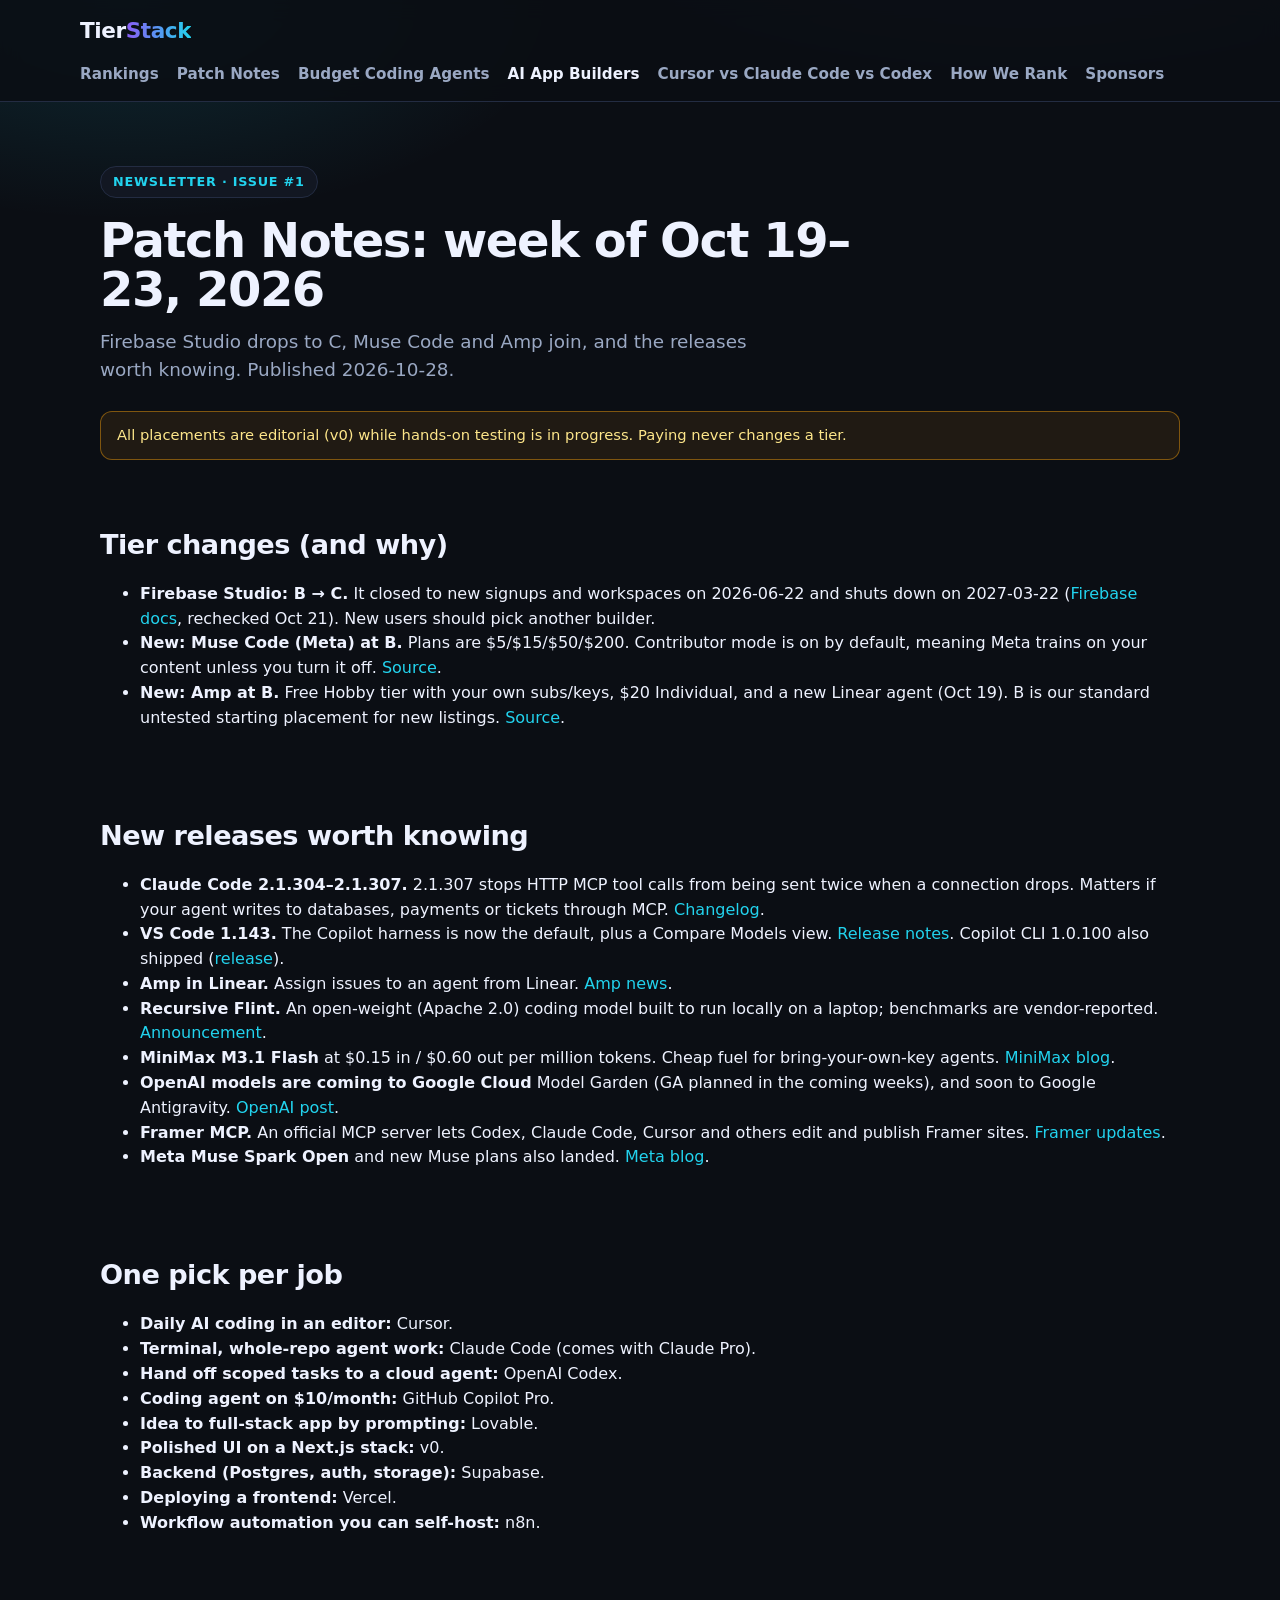
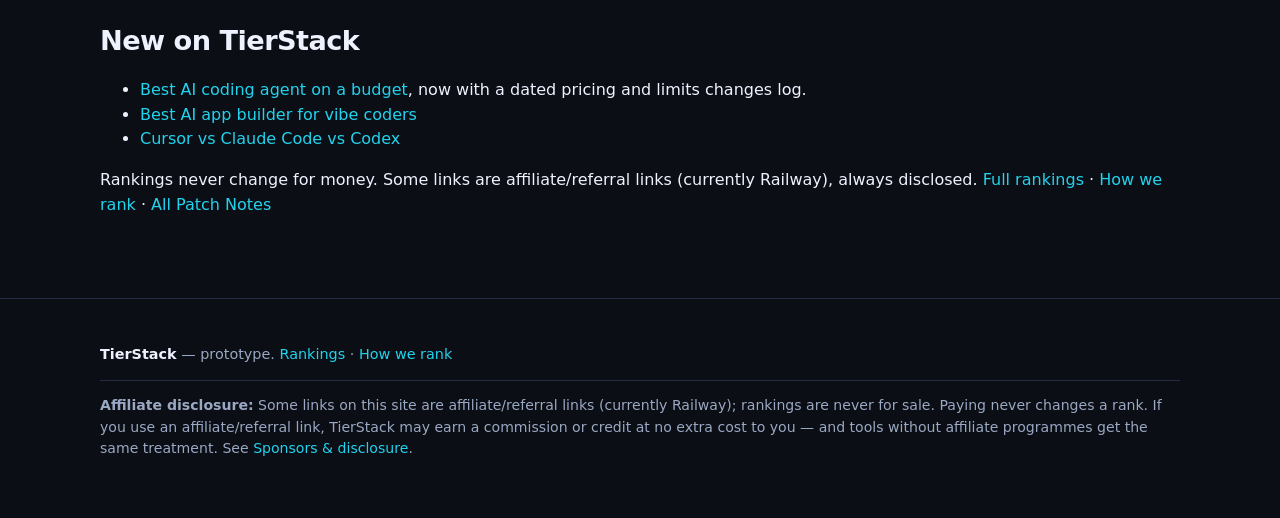
<file: newsletter/issue-1.html>
<!DOCTYPE html>
<html lang="en">
<head>
<meta charset="UTF-8">
<meta name="viewport" content="width=device-width, initial-scale=1.0">
<title>Patch Notes Issue #1: Week of Oct 19–23, 2026 — TierStack</title>
<meta name="description" content="Firebase Studio drops to C, Muse Code and Amp join at B, and the AI builder-tool releases worth knowing from the week of Oct 19–23, 2026.">
<link rel="canonical" href="https://maxwellchunk2010-droid.github.io/tierstack/newsletter/issue-1.html">
<meta property="og:type" content="article">
<meta property="og:site_name" content="TierStack">
<meta property="og:title" content="Patch Notes Issue #1: Week of Oct 19–23, 2026 — TierStack">
<meta property="og:description" content="Firebase Studio drops to C, Muse Code and Amp join at B, and the AI builder-tool releases worth knowing from the week of Oct 19–23, 2026.">
<meta property="og:url" content="https://maxwellchunk2010-droid.github.io/tierstack/newsletter/issue-1.html">
<link rel="stylesheet" href="../styles.css">
</head>
<body>
<header class="site"><div class="wrap nav">
  <a class="logo" href="../index.html">Tier<span>Stack</span></a>
  <nav>
    <a href="../rankings.html">Rankings</a>
    <a href="../releases.html">Patch Notes</a>
    <a href="../coding-agents-budget.html">Budget Coding Agents</a>
    <a href="../best-ai-app-builder.html" class="active">AI App Builders</a>
    <a href="../cursor-vs-claude-code-vs-codex.html">Cursor vs Claude Code vs Codex</a>
    <a href="../how-we-rank.html">How We Rank</a>
    <a href="../sponsors.html">Sponsors</a>
  </nav>
</div></header>

<main class="wrap">
  <section class="hero" style="padding-bottom:10px">
    <span class="eyebrow">Newsletter &middot; Issue #1</span>
    <h1 style="font-size:clamp(2rem,4.5vw,3rem)">Patch Notes: week of Oct 19&ndash;23, 2026</h1>
    <p class="lead">Firebase Studio drops to C, Muse Code and Amp join, and the releases worth knowing. Published 2026-10-28.</p>
    <div class="notice">All placements are editorial (v0) while hands-on testing is in progress. Paying never changes a tier.</div>
  </section>
  <section>
    <h2>Tier changes (and why)</h2>
    <ul>
      <li><strong>Firebase Studio: B &rarr; C.</strong> It closed to new signups and workspaces on 2026-06-22 and shuts down on 2027-03-22 (<a href="https://firebase.google.com/docs/studio" target="_blank" rel="noopener">Firebase docs</a>, rechecked Oct 21). New users should pick another builder.</li>
      <li><strong>New: Muse Code (Meta) at B.</strong> Plans are $5/$15/$50/$200. Contributor mode is on by default, meaning Meta trains on your content unless you turn it off. <a href="https://dev.meta.ai/help/subscriptions/what-is-a-muse-code-subscription" target="_blank" rel="noopener">Source</a>.</li>
      <li><strong>New: Amp at B.</strong> Free Hobby tier with your own subs/keys, $20 Individual, and a new Linear agent (Oct 19). B is our standard untested starting placement for new listings. <a href="https://ampcode.com/pricing" target="_blank" rel="noopener">Source</a>.</li>
    </ul>
  </section>
  <section>
    <h2>New releases worth knowing</h2>
    <ul>
      <li><strong>Claude Code 2.1.304&ndash;2.1.307.</strong> 2.1.307 stops HTTP MCP tool calls from being sent twice when a connection drops. Matters if your agent writes to databases, payments or tickets through MCP. <a href="https://github.com/anthropics/claude-code/blob/main/CHANGELOG.md" target="_blank" rel="noopener">Changelog</a>.</li>
      <li><strong>VS Code 1.143.</strong> The Copilot harness is now the default, plus a Compare Models view. <a href="https://code.visualstudio.com/updates/v1_143" target="_blank" rel="noopener">Release notes</a>. Copilot CLI 1.0.100 also shipped (<a href="https://github.com/github/copilot-cli/releases/tag/v1.0.100" target="_blank" rel="noopener">release</a>).</li>
      <li><strong>Amp in Linear.</strong> Assign issues to an agent from Linear. <a href="https://ampcode.com/news/assign-it-to-amp" target="_blank" rel="noopener">Amp news</a>.</li>
      <li><strong>Recursive Flint.</strong> An open-weight (Apache 2.0) coding model built to run locally on a laptop; benchmarks are vendor-reported. <a href="https://recursive.com/updates/introducing-recursive-flint" target="_blank" rel="noopener">Announcement</a>.</li>
      <li><strong>MiniMax M3.1 Flash</strong> at $0.15 in / $0.60 out per million tokens. Cheap fuel for bring-your-own-key agents. <a href="https://www.minimax.io/blog/minimax-m31f" target="_blank" rel="noopener">MiniMax blog</a>.</li>
      <li><strong>OpenAI models are coming to Google Cloud</strong> Model Garden (GA planned in the coming weeks), and soon to Google Antigravity. <a href="https://openai.com/index/openai-models-google-cloud/" target="_blank" rel="noopener">OpenAI post</a>.</li>
      <li><strong>Framer MCP.</strong> An official MCP server lets Codex, Claude Code, Cursor and others edit and publish Framer sites. <a href="https://www.framer.com/updates" target="_blank" rel="noopener">Framer updates</a>.</li>
      <li><strong>Meta Muse Spark Open</strong> and new Muse plans also landed. <a href="https://dev.meta.ai/resources/blog/build-with-muse-spark-open" target="_blank" rel="noopener">Meta blog</a>.</li>
    </ul>
  </section>
  <section>
    <h2>One pick per job</h2>
    <ul>
      <li><strong>Daily AI coding in an editor:</strong> Cursor.</li>
      <li><strong>Terminal, whole-repo agent work:</strong> Claude Code (comes with Claude Pro).</li>
      <li><strong>Hand off scoped tasks to a cloud agent:</strong> OpenAI Codex.</li>
      <li><strong>Coding agent on $10/month:</strong> GitHub Copilot Pro.</li>
      <li><strong>Idea to full-stack app by prompting:</strong> Lovable.</li>
      <li><strong>Polished UI on a Next.js stack:</strong> v0.</li>
      <li><strong>Backend (Postgres, auth, storage):</strong> Supabase.</li>
      <li><strong>Deploying a frontend:</strong> Vercel.</li>
      <li><strong>Workflow automation you can self-host:</strong> n8n.</li>
    </ul>
  </section>
  <section>
    <h2>New on TierStack</h2>
    <ul>
      <li><a href="../coding-agents-budget.html">Best AI coding agent on a budget</a>, now with a dated pricing and limits changes log.</li>
      <li><a href="../best-ai-app-builder.html">Best AI app builder for vibe coders</a></li>
      <li><a href="../cursor-vs-claude-code-vs-codex.html">Cursor vs Claude Code vs Codex</a></li>
    </ul>
    <p>Rankings never change for money. Some links are affiliate/referral links (currently Railway), always disclosed. <a href="../rankings.html">Full rankings</a> &middot; <a href="../how-we-rank.html">How we rank</a> &middot; <a href="../releases.html">All Patch Notes</a></p>
  </section>

</main>

<footer class="site"><div class="wrap">
  <p><strong style="color:var(--text)">TierStack</strong> — prototype. <a href="../rankings.html">Rankings</a> &middot; <a href="../how-we-rank.html">How we rank</a></p>
  <p class="disclosure"><strong>Affiliate disclosure:</strong> Some links on this site are affiliate/referral links (currently Railway); rankings are never for sale. Paying never changes a rank. If you use an affiliate/referral link, TierStack may earn a commission or credit at no extra cost to you &mdash; and tools without affiliate programmes get the same treatment. See <a href="../sponsors.html">Sponsors &amp; disclosure</a>.</p>
</div></footer>
<script src="../data.js"></script>
<script src="../app.js"></script>
</body>
</html>
</file>
<file: styles.css>
:root{
  --bg:#0b0e14; --panel:#121722; --panel2:#171e2d; --line:#232c42;
  --text:#eef2ff; --muted:#9aa8c3; --accent:#8b5cf6; --accent2:#22d3ee;
  --s:#f59e0b; --a:#a78bfa; --b:#38bdf8; --c:#64748b;
  --radius:16px;
}
*{box-sizing:border-box}
html{scroll-behavior:smooth}
body{margin:0;font-family:Inter,system-ui,-apple-system,"Segoe UI",Roboto,sans-serif;background:radial-gradient(1000px 500px at 80% -10%,rgba(139,92,246,.25),transparent 60%),radial-gradient(800px 400px at 10% 0,rgba(34,211,238,.14),transparent 55%),var(--bg);color:var(--text);line-height:1.55}
a{color:var(--accent2);text-decoration:none}
a:hover{text-decoration:underline}
.wrap{max-width:1120px;margin:0 auto;padding:0 20px}
header.site{position:sticky;top:0;z-index:20;background:rgba(11,14,20,.88);backdrop-filter:blur(10px);border-bottom:1px solid var(--line)}
.nav{display:flex;align-items:center;justify-content:space-between;gap:16px;padding:14px 0;flex-wrap:wrap}
.logo{font-weight:900;letter-spacing:-.02em;font-size:1.35rem;color:var(--text)}
.logo span{background:linear-gradient(90deg,var(--accent),var(--accent2));-webkit-background-clip:text;background-clip:text;color:transparent}
.nav nav{display:flex;gap:18px;flex-wrap:wrap}
.nav nav a{color:var(--muted);font-weight:600;font-size:.95rem}
.nav nav a:hover,.nav nav a.active{color:var(--text);text-decoration:none}
.hero{padding:64px 0 36px;text-align:left}
.eyebrow{display:inline-block;border:1px solid var(--line);background:var(--panel);color:var(--accent2);padding:5px 12px;border-radius:999px;font-size:.8rem;font-weight:700;letter-spacing:.06em;text-transform:uppercase}
.hero h1{font-size:clamp(2.2rem,5.5vw,4rem);line-height:1.02;letter-spacing:-.03em;margin:18px 0 14px;max-width:820px}
.hero h1 em{font-style:normal;background:linear-gradient(90deg,var(--accent),var(--accent2));-webkit-background-clip:text;background-clip:text;color:transparent}
.hero p.lead{color:var(--muted);font-size:1.15rem;max-width:680px;margin:0 0 26px}
.btn{display:inline-block;padding:12px 20px;border-radius:12px;font-weight:800;border:1px solid var(--line)}
.btn.primary{background:linear-gradient(90deg,var(--accent),#6d28d9);color:#fff;border:none}
.btn.ghost{background:var(--panel);color:var(--text)}
.btn:hover{text-decoration:none;filter:brightness(1.08)}
.notice{border:1px solid rgba(245,158,11,.45);background:rgba(245,158,11,.09);color:#fde68a;border-radius:12px;padding:12px 16px;font-size:.92rem;margin:20px 0}
section{padding:34px 0}
h2{font-size:1.7rem;letter-spacing:-.02em;margin:0 0 8px}
.sub{color:var(--muted);margin:0 0 22px;max-width:720px}
.grid{display:grid;grid-template-columns:repeat(auto-fit,minmax(240px,1fr));gap:16px}
.card{background:linear-gradient(180deg,var(--panel2),var(--panel));border:1px solid var(--line);border-radius:var(--radius);padding:20px}
.card h3{margin:0 0 6px;font-size:1.08rem}
.card p{color:var(--muted);margin:0 0 14px;font-size:.95rem}
.card .meta{font-size:.82rem;color:var(--muted)}
.tier-board{display:grid;gap:14px}
.tier-row{display:grid;grid-template-columns:64px 1fr;gap:14px;align-items:start}
.tier-badge{display:flex;align-items:center;justify-content:center;width:56px;height:56px;border-radius:14px;font-size:1.5rem;font-weight:900;color:#0b0e14}
.tier-S{background:var(--s)} .tier-A{background:var(--a)} .tier-B{background:var(--b)} .tier-C{background:var(--c);color:#fff}
.tier-tools{display:grid;grid-template-columns:repeat(auto-fit,minmax(230px,1fr));gap:12px}
.tool{background:var(--panel);border:1px solid var(--line);border-radius:14px;padding:16px}
.tool h4{margin:0 0 4px;font-size:1rem}
.tool h4 a{color:var(--text)}
.tool .best{color:var(--accent2);font-size:.85rem;font-weight:700;margin:0 0 6px}
.tool .verdict{color:var(--muted);font-size:.92rem;margin:0 0 12px}
.tool label{font-size:.82rem;color:var(--muted);display:flex;gap:6px;align-items:center;cursor:pointer}
.pill{display:inline-block;padding:3px 9px;border-radius:999px;border:1px solid var(--line);background:var(--panel2);color:var(--muted);font-size:.78rem;font-weight:700}
.pill.watch{color:#fde68a;border-color:rgba(245,158,11,.4)}
.tabs{display:flex;gap:10px;flex-wrap:wrap;margin:0 0 22px}
.tab{padding:9px 14px;border-radius:999px;border:1px solid var(--line);background:var(--panel);color:var(--muted);font-weight:700;cursor:pointer;font:inherit;font-size:.9rem}
.tab[aria-selected="true"]{background:linear-gradient(90deg,var(--accent),#6d28d9);color:#fff;border-color:transparent}
.feed{display:grid;gap:14px}
.feed-item{background:var(--panel);border:1px solid var(--line);border-radius:14px;padding:18px 20px}
.feed-item h3{margin:6px 0 6px;font-size:1.05rem}
.feed-item p{color:var(--muted);margin:0 0 8px}
.feed-item .take{color:var(--text);font-size:.94rem}
.compare-box{background:var(--panel);border:1px solid var(--line);border-radius:var(--radius);padding:20px;margin-top:22px;overflow-x:auto}
table.compare{width:100%;border-collapse:collapse;min-width:520px}
table.compare th,table.compare td{border-bottom:1px solid var(--line);padding:10px;text-align:left;vertical-align:top}
table.compare th{color:var(--muted);font-size:.85rem;text-transform:uppercase;letter-spacing:.05em}
.newsletter{background:linear-gradient(90deg,rgba(139,92,246,.22),rgba(34,211,238,.14));border:1px solid var(--line);border-radius:var(--radius);padding:26px}
.newsletter form{display:flex;gap:10px;flex-wrap:wrap;margin-top:14px}
.newsletter input{flex:1;min-width:220px;padding:12px 14px;border-radius:12px;border:1px solid var(--line);background:#0b0e14;color:var(--text);font:inherit}
.criteria{display:grid;grid-template-columns:repeat(auto-fit,minmax(260px,1fr));gap:16px}
.weight{font-size:2rem;font-weight:900;color:var(--accent2)}
footer.site{border-top:1px solid var(--line);padding:30px 0 44px;color:var(--muted);font-size:.9rem;margin-top:30px}
.kicker{color:var(--accent2);font-weight:800;letter-spacing:.06em;text-transform:uppercase;font-size:.78rem}
@media(max-width:640px){.tier-row{grid-template-columns:48px 1fr}.tier-badge{width:44px;height:44px;font-size:1.2rem}.hero{padding:42px 0 24px}}

.sponsor-slot{border:2px dashed rgba(139,92,246,.55);background:linear-gradient(180deg,rgba(139,92,246,.10),var(--panel));border-radius:var(--radius);padding:22px;position:relative}
.sponsor-label{display:inline-block;background:var(--accent);color:#fff;font-size:.72rem;font-weight:900;letter-spacing:.07em;text-transform:uppercase;padding:4px 10px;border-radius:999px;margin-bottom:10px}
.disclosure{border-top:1px solid var(--line);padding-top:14px;margin-top:14px;font-size:.88rem}
.table-wrap{overflow-x:auto}
table.kit{width:100%;border-collapse:collapse;min-width:520px}
table.kit th,table.kit td{border-bottom:1px solid var(--line);padding:10px;text-align:left;vertical-align:top}
table.kit th{color:var(--muted);font-size:.85rem;text-transform:uppercase;letter-spacing:.05em}
</file>
